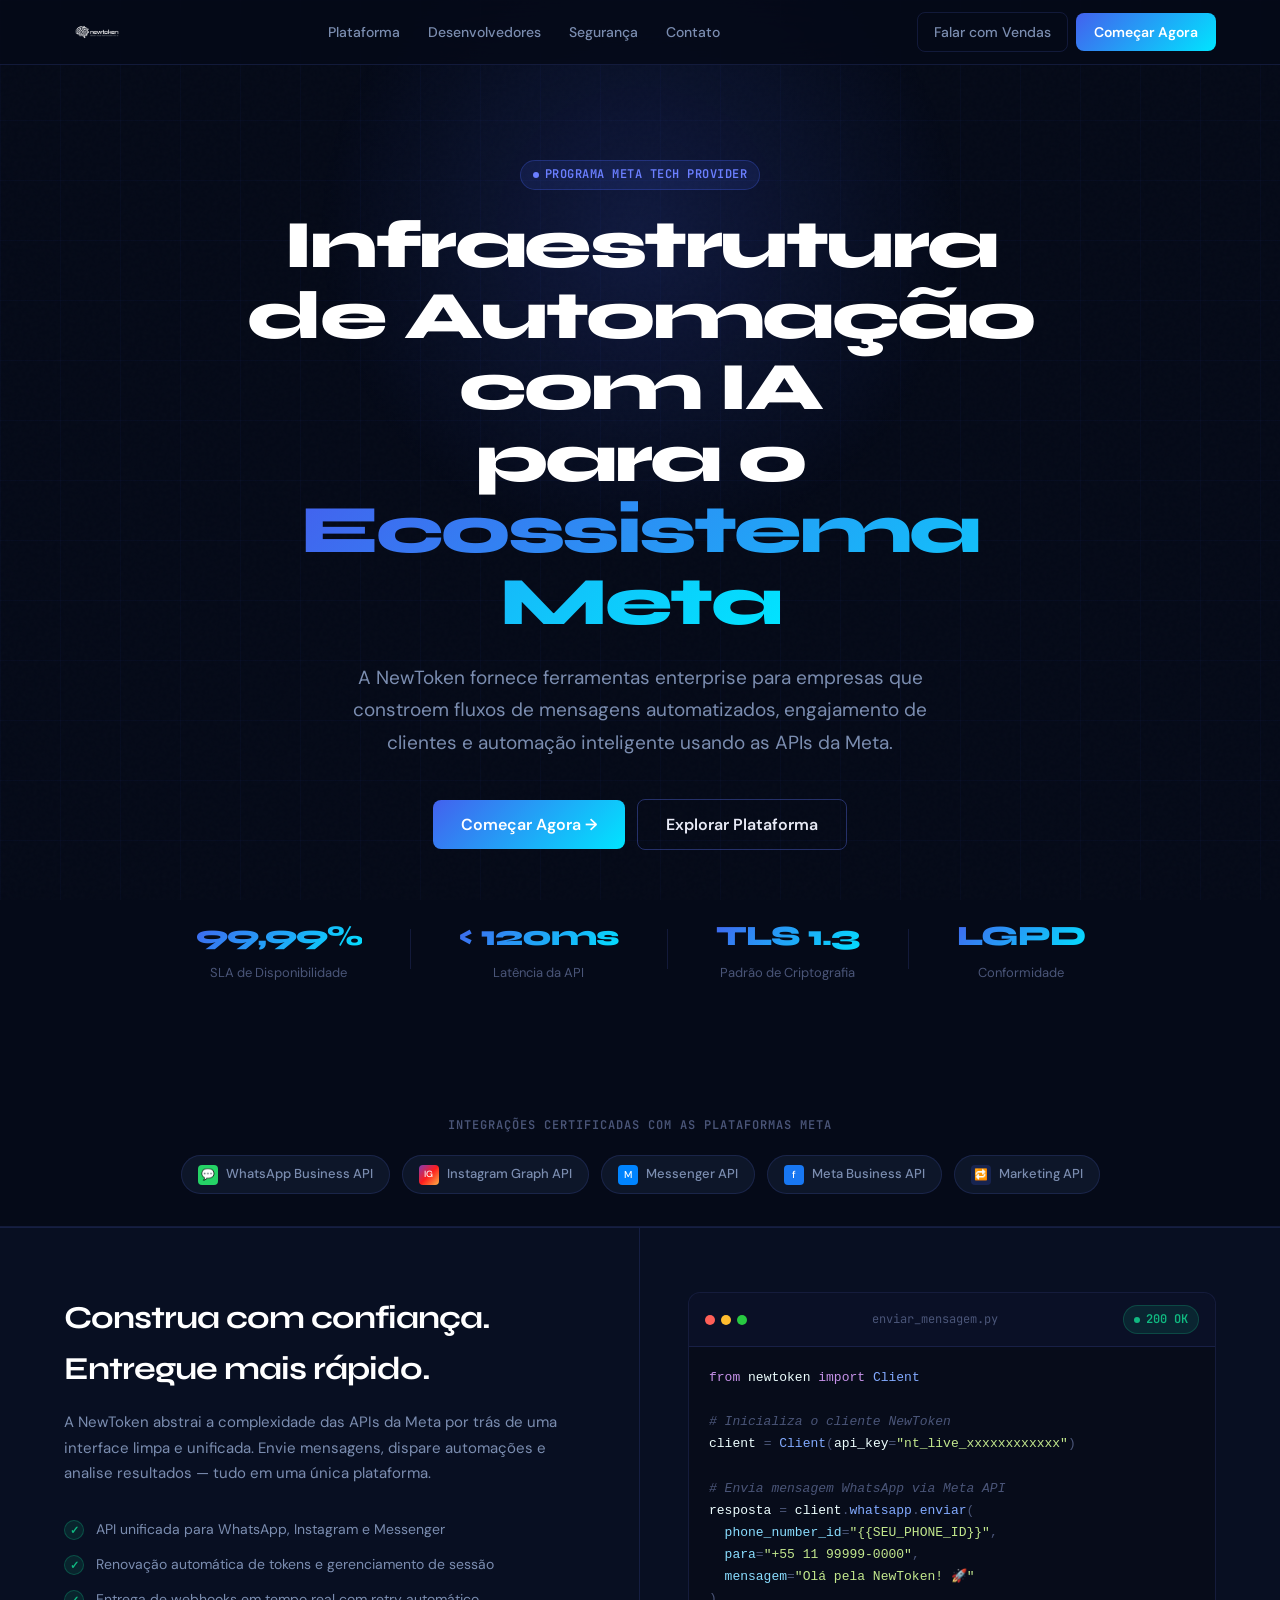
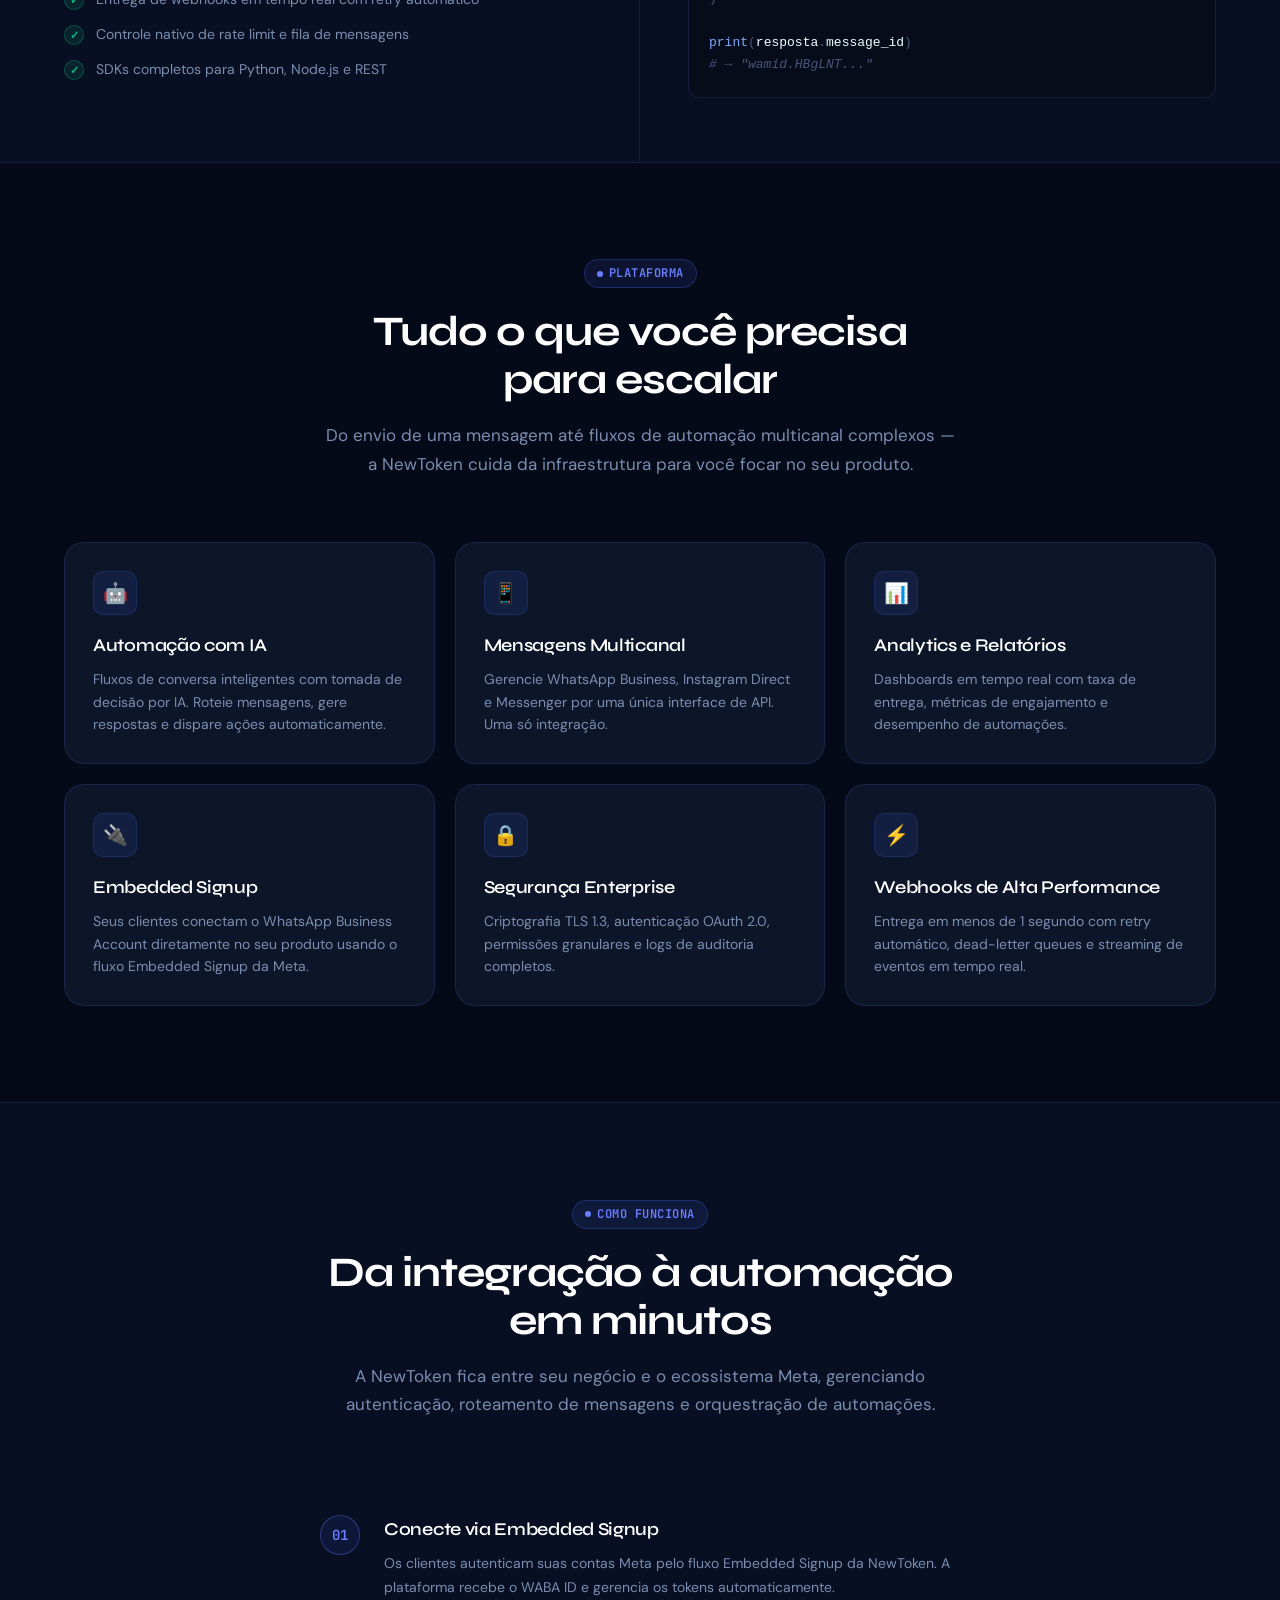
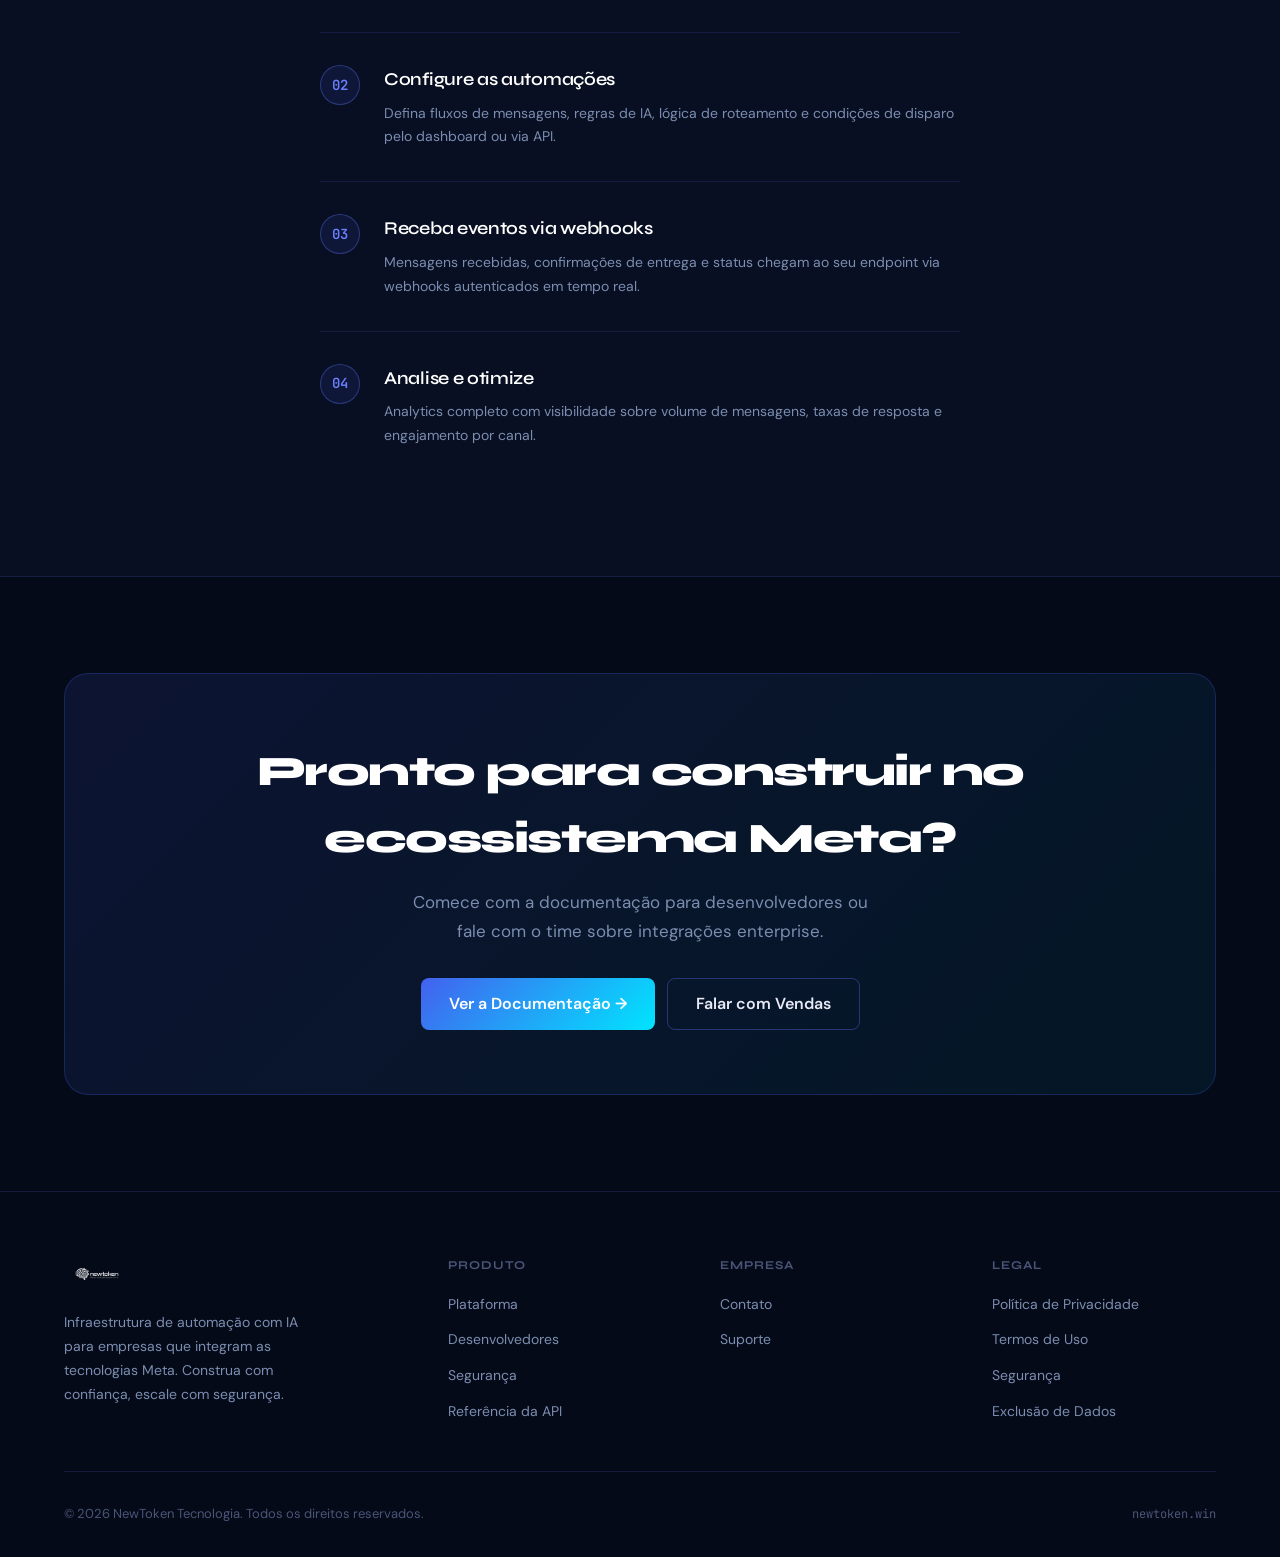
<file: index.html>
<!DOCTYPE html>
<html lang="pt-BR">
<head>
  <meta charset="UTF-8">
  <meta name="viewport" content="width=device-width, initial-scale=1.0">
  <meta name="description" content="NewToken é uma plataforma de infraestrutura de automação com IA para empresas que integram as tecnologias Meta: WhatsApp Business API, Instagram Graph API e Messenger.">
  <meta name="robots" content="index, follow">
  <title>NewToken — Plataforma de Automação com IA para o Ecossistema Meta</title>
  <link rel="stylesheet" href="styles.css">
  <style>
    .hero{padding:160px 0 100px;text-align:center;position:relative;overflow:hidden}
    .hero-glow{position:absolute;top:-120px;left:50%;transform:translateX(-50%);width:700px;height:700px;background:radial-gradient(ellipse at center,rgba(67,97,238,0.18) 0%,transparent 65%);pointer-events:none}
    .hero h1{font-family:var(--font-heading);font-size:clamp(38px,6vw,68px);font-weight:800;line-height:1.05;letter-spacing:-2.5px;color:white;max-width:820px;margin:0 auto 24px}
    .gradient-text{background:var(--gradient);-webkit-background-clip:text;-webkit-text-fill-color:transparent;background-clip:text}
    .hero-sub{color:var(--text-muted);font-size:clamp(16px,2vw,19px);max-width:580px;margin:0 auto 40px;line-height:1.7}
    .hero-actions{display:flex;align-items:center;justify-content:center;gap:12px;flex-wrap:wrap;margin-bottom:64px}
    .hero-actions .btn-primary,.hero-actions .btn-outline{font-size:16px;padding:12px 28px}
    .hero-stats{display:flex;align-items:center;justify-content:center;gap:48px;flex-wrap:wrap}
    .stat{text-align:center}
    .stat-value{font-family:var(--font-heading);font-size:28px;font-weight:800;background:var(--gradient);-webkit-background-clip:text;-webkit-text-fill-color:transparent;background-clip:text;letter-spacing:-1px}
    .stat-label{color:var(--text-dim);font-size:13px;margin-top:4px}
    .stat-divider{width:1px;height:40px;background:var(--border)}
    .integrations-bar{padding:32px 0;border-bottom:1px solid var(--border);text-align:center}
    .integrations-bar p{color:var(--text-dim);font-size:12px;font-weight:600;letter-spacing:1px;text-transform:uppercase;font-family:var(--font-mono);margin-bottom:20px}
    .integration-chips{display:flex;align-items:center;justify-content:center;gap:12px;flex-wrap:wrap}
    .chip{display:inline-flex;align-items:center;gap:8px;background:var(--bg-card);border:1px solid var(--border);border-radius:100px;padding:8px 16px;font-size:13px;font-weight:500;color:var(--text-muted)}
    .chip-icon{width:20px;height:20px;border-radius:4px;display:flex;align-items:center;justify-content:center;font-size:11px}
    .demo-section{background:var(--bg-2);border-top:1px solid var(--border);border-bottom:1px solid var(--border)}
    .demo-grid{display:grid;grid-template-columns:1fr 1fr;gap:0;align-items:stretch}
    .demo-left{padding:64px 48px 64px 0;border-right:1px solid var(--border)}
    .demo-right{padding:64px 0 64px 48px;display:flex;flex-direction:column;justify-content:center}
    .demo-left h2{font-family:var(--font-heading);font-size:32px;font-weight:700;color:white;letter-spacing:-1px;margin-bottom:16px}
    .demo-left p{color:var(--text-muted);font-size:15px;line-height:1.7;margin-bottom:32px}
    .api-feature-list{list-style:none;display:flex;flex-direction:column;gap:14px}
    .api-feature-list li{display:flex;align-items:flex-start;gap:12px;color:var(--text-muted);font-size:14px;line-height:1.5}
    .api-feature-list li::before{content:'✓';width:20px;height:20px;border-radius:50%;background:rgba(16,185,129,0.12);border:1px solid rgba(16,185,129,0.3);color:var(--emerald);font-size:11px;font-weight:700;display:flex;align-items:center;justify-content:center;flex-shrink:0;margin-top:1px}
    .feature-card{position:relative;overflow:hidden}
    .feature-card::before{content:'';position:absolute;top:0;left:0;right:0;height:2px;background:var(--gradient);opacity:0;transition:var(--transition)}
    .feature-card:hover::before{opacity:1}
    .steps{display:flex;flex-direction:column;gap:0;max-width:640px;margin:0 auto}
    .step{display:flex;gap:24px;padding:32px 0;border-bottom:1px solid var(--border)}
    .step:last-child{border-bottom:none}
    .step-num{width:40px;height:40px;border-radius:50%;background:rgba(67,97,238,0.1);border:1px solid var(--border-bright);display:flex;align-items:center;justify-content:center;font-family:var(--font-mono);font-size:14px;font-weight:600;color:var(--indigo-light);flex-shrink:0}
    .step-content h3{font-family:var(--font-heading);font-size:18px;font-weight:600;color:white;margin-bottom:8px;letter-spacing:-0.3px}
    .step-content p{color:var(--text-muted);font-size:14px;line-height:1.7}
    .cta-box{background:linear-gradient(135deg,rgba(67,97,238,0.12),rgba(0,229,255,0.06));border:1px solid rgba(67,97,238,0.25);border-radius:24px;padding:64px;position:relative;overflow:hidden;text-align:center}
    .cta-box h2{font-family:var(--font-heading);font-size:clamp(28px,4vw,42px);font-weight:800;color:white;letter-spacing:-1.5px;margin-bottom:16px}
    .cta-box p{color:var(--text-muted);font-size:17px;max-width:480px;margin:0 auto 32px;line-height:1.7}
    @keyframes fadeUp{from{opacity:0;transform:translateY(20px)}to{opacity:1;transform:translateY(0)}}
    .fade-up{opacity:0;animation:fadeUp 0.6s ease forwards}
    .delay-1{animation-delay:0.1s}.delay-2{animation-delay:0.2s}.delay-3{animation-delay:0.3s}.delay-4{animation-delay:0.4s}
    @media(max-width:768px){.demo-grid{grid-template-columns:1fr}.demo-left{padding:48px 0 32px;border-right:none;border-bottom:1px solid var(--border)}.demo-right{padding:32px 0 48px}.cta-box{padding:40px 24px}.stat-divider{display:none}}
  </style>
</head>
<body>
  <div id="nav-root"></div>
  <main>
    <section class="hero">
      <div class="hero-glow" aria-hidden="true"></div>
      <div class="container">
        <div class="badge fade-up"><span class="badge-dot"></span>Programa Meta Tech Provider</div>
        <h1 class="fade-up delay-1">Infraestrutura de Automação com IA<br>para o <span class="gradient-text">Ecossistema Meta</span></h1>
        <p class="hero-sub fade-up delay-2">A NewToken fornece ferramentas enterprise para empresas que constroem fluxos de mensagens automatizados, engajamento de clientes e automação inteligente usando as APIs da Meta.</p>
        <div class="hero-actions fade-up delay-3">
          <a href="developers.html" class="btn-primary">Começar Agora →</a>
          <a href="platform.html" class="btn-outline">Explorar Plataforma</a>
        </div>
        <div class="hero-stats fade-up delay-4">
          <div class="stat"><div class="stat-value">99,99%</div><div class="stat-label">SLA de Disponibilidade</div></div>
          <div class="stat-divider" aria-hidden="true"></div>
          <div class="stat"><div class="stat-value">&lt; 120ms</div><div class="stat-label">Latência da API</div></div>
          <div class="stat-divider" aria-hidden="true"></div>
          <div class="stat"><div class="stat-value">TLS 1.3</div><div class="stat-label">Padrão de Criptografia</div></div>
          <div class="stat-divider" aria-hidden="true"></div>
          <div class="stat"><div class="stat-value">LGPD</div><div class="stat-label">Conformidade</div></div>
        </div>
      </div>
    </section>

    <div class="integrations-bar">
      <div class="container">
        <p>Integrações certificadas com as plataformas Meta</p>
        <div class="integration-chips">
          <div class="chip"><div class="chip-icon" style="background:#25D366;color:white;">💬</div>WhatsApp Business API</div>
          <div class="chip"><div class="chip-icon" style="background:linear-gradient(135deg,#833ab4,#fd1d1d,#fcb045);color:white;font-size:9px;">IG</div>Instagram Graph API</div>
          <div class="chip"><div class="chip-icon" style="background:#0084ff;color:white;font-size:10px;">M</div>Messenger API</div>
          <div class="chip"><div class="chip-icon" style="background:#1877f2;color:white;font-size:10px;">f</div>Meta Business API</div>
          <div class="chip"><div class="chip-icon" style="background:rgba(67,97,238,0.2);color:#6b7fff;">🔁</div>Marketing API</div>
        </div>
      </div>
    </div>

    <section class="demo-section">
      <div class="container">
        <div class="demo-grid">
          <div class="demo-left">
            <h2>Construa com confiança.<br>Entregue mais rápido.</h2>
            <p>A NewToken abstrai a complexidade das APIs da Meta por trás de uma interface limpa e unificada. Envie mensagens, dispare automações e analise resultados — tudo em uma única plataforma.</p>
            <ul class="api-feature-list">
              <li>API unificada para WhatsApp, Instagram e Messenger</li>
              <li>Renovação automática de tokens e gerenciamento de sessão</li>
              <li>Entrega de webhooks em tempo real com retry automático</li>
              <li>Controle nativo de rate limit e fila de mensagens</li>
              <li>SDKs completos para Python, Node.js e REST</li>
            </ul>
          </div>
          <div class="demo-right">
            <div class="code-block">
              <div class="code-header">
                <div class="code-dots"><div class="code-dot dot-red"></div><div class="code-dot dot-yellow"></div><div class="code-dot dot-green"></div></div>
                <span class="code-filename">enviar_mensagem.py</span>
                <span class="status-pill status-success"><span class="status-dot"></span>200 OK</span>
              </div>
              <div class="code-body"><pre><span class="tok-keyword">from</span> <span class="tok-var">newtoken</span> <span class="tok-keyword">import</span> <span class="tok-function">Client</span>

<span class="tok-comment"># Inicializa o cliente NewToken</span>
<span class="tok-var">client</span> <span class="tok-punct">=</span> <span class="tok-function">Client</span><span class="tok-punct">(</span><span class="tok-var">api_key</span><span class="tok-punct">=</span><span class="tok-string">"nt_live_xxxxxxxxxxxx"</span><span class="tok-punct">)</span>

<span class="tok-comment"># Envia mensagem WhatsApp via Meta API</span>
<span class="tok-var">resposta</span> <span class="tok-punct">=</span> <span class="tok-var">client</span><span class="tok-punct">.</span><span class="tok-function">whatsapp</span><span class="tok-punct">.</span><span class="tok-function">enviar</span><span class="tok-punct">(</span>
  <span class="tok-prop">phone_number_id</span><span class="tok-punct">=</span><span class="tok-string">"{{SEU_PHONE_ID}}"</span><span class="tok-punct">,</span>
  <span class="tok-prop">para</span><span class="tok-punct">=</span><span class="tok-string">"+55 11 99999-0000"</span><span class="tok-punct">,</span>
  <span class="tok-prop">mensagem</span><span class="tok-punct">=</span><span class="tok-string">"Olá pela NewToken! 🚀"</span>
<span class="tok-punct">)</span>

<span class="tok-function">print</span><span class="tok-punct">(</span><span class="tok-var">resposta</span><span class="tok-punct">.</span><span class="tok-var">message_id</span><span class="tok-punct">)</span>
<span class="tok-comment"># → "wamid.HBgLNT..."</span></pre></div>
            </div>
          </div>
        </div>
      </div>
    </section>

    <section class="section">
      <div class="container">
        <div class="section-header">
          <div class="badge"><span class="badge-dot"></span>Plataforma</div>
          <h2>Tudo o que você precisa para escalar</h2>
          <p>Do envio de uma mensagem até fluxos de automação multicanal complexos — a NewToken cuida da infraestrutura para você focar no seu produto.</p>
        </div>
        <div class="grid-3">
          <article class="card feature-card"><div class="card-icon">🤖</div><h3>Automação com IA</h3><p>Fluxos de conversa inteligentes com tomada de decisão por IA. Roteie mensagens, gere respostas e dispare ações automaticamente.</p></article>
          <article class="card feature-card"><div class="card-icon">📱</div><h3>Mensagens Multicanal</h3><p>Gerencie WhatsApp Business, Instagram Direct e Messenger por uma única interface de API. Uma só integração.</p></article>
          <article class="card feature-card"><div class="card-icon">📊</div><h3>Analytics e Relatórios</h3><p>Dashboards em tempo real com taxa de entrega, métricas de engajamento e desempenho de automações.</p></article>
          <article class="card feature-card"><div class="card-icon">🔌</div><h3>Embedded Signup</h3><p>Seus clientes conectam o WhatsApp Business Account diretamente no seu produto usando o fluxo Embedded Signup da Meta.</p></article>
          <article class="card feature-card"><div class="card-icon">🔒</div><h3>Segurança Enterprise</h3><p>Criptografia TLS 1.3, autenticação OAuth 2.0, permissões granulares e logs de auditoria completos.</p></article>
          <article class="card feature-card"><div class="card-icon">⚡</div><h3>Webhooks de Alta Performance</h3><p>Entrega em menos de 1 segundo com retry automático, dead-letter queues e streaming de eventos em tempo real.</p></article>
        </div>
      </div>
    </section>

    <section class="section" style="background:var(--bg-2);border-top:1px solid var(--border);border-bottom:1px solid var(--border);">
      <div class="container">
        <div class="section-header">
          <div class="badge"><span class="badge-dot"></span>Como funciona</div>
          <h2>Da integração à automação em minutos</h2>
          <p>A NewToken fica entre seu negócio e o ecossistema Meta, gerenciando autenticação, roteamento de mensagens e orquestração de automações.</p>
        </div>
        <div class="steps">
          <div class="step"><div class="step-num">01</div><div class="step-content"><h3>Conecte via Embedded Signup</h3><p>Os clientes autenticam suas contas Meta pelo fluxo Embedded Signup da NewToken. A plataforma recebe o WABA ID e gerencia os tokens automaticamente.</p></div></div>
          <div class="step"><div class="step-num">02</div><div class="step-content"><h3>Configure as automações</h3><p>Defina fluxos de mensagens, regras de IA, lógica de roteamento e condições de disparo pelo dashboard ou via API.</p></div></div>
          <div class="step"><div class="step-num">03</div><div class="step-content"><h3>Receba eventos via webhooks</h3><p>Mensagens recebidas, confirmações de entrega e status chegam ao seu endpoint via webhooks autenticados em tempo real.</p></div></div>
          <div class="step"><div class="step-num">04</div><div class="step-content"><h3>Analise e otimize</h3><p>Analytics completo com visibilidade sobre volume de mensagens, taxas de resposta e engajamento por canal.</p></div></div>
        </div>
      </div>
    </section>

    <section style="padding:96px 0;">
      <div class="container">
        <div class="cta-box">
          <h2>Pronto para construir no ecossistema Meta?</h2>
          <p>Comece com a documentação para desenvolvedores ou fale com o time sobre integrações enterprise.</p>
          <div style="display:flex;gap:12px;justify-content:center;flex-wrap:wrap;">
            <a href="developers.html" class="btn-primary" style="font-size:16px;padding:12px 28px;">Ver a Documentação →</a>
            <a href="contact.html" class="btn-outline" style="font-size:16px;padding:12px 28px;">Falar com Vendas</a>
          </div>
        </div>
      </div>
    </section>
  </main>
  <div id="footer-root"></div>
  <script src="shared.js"></script>
</body>
</html>
</file>
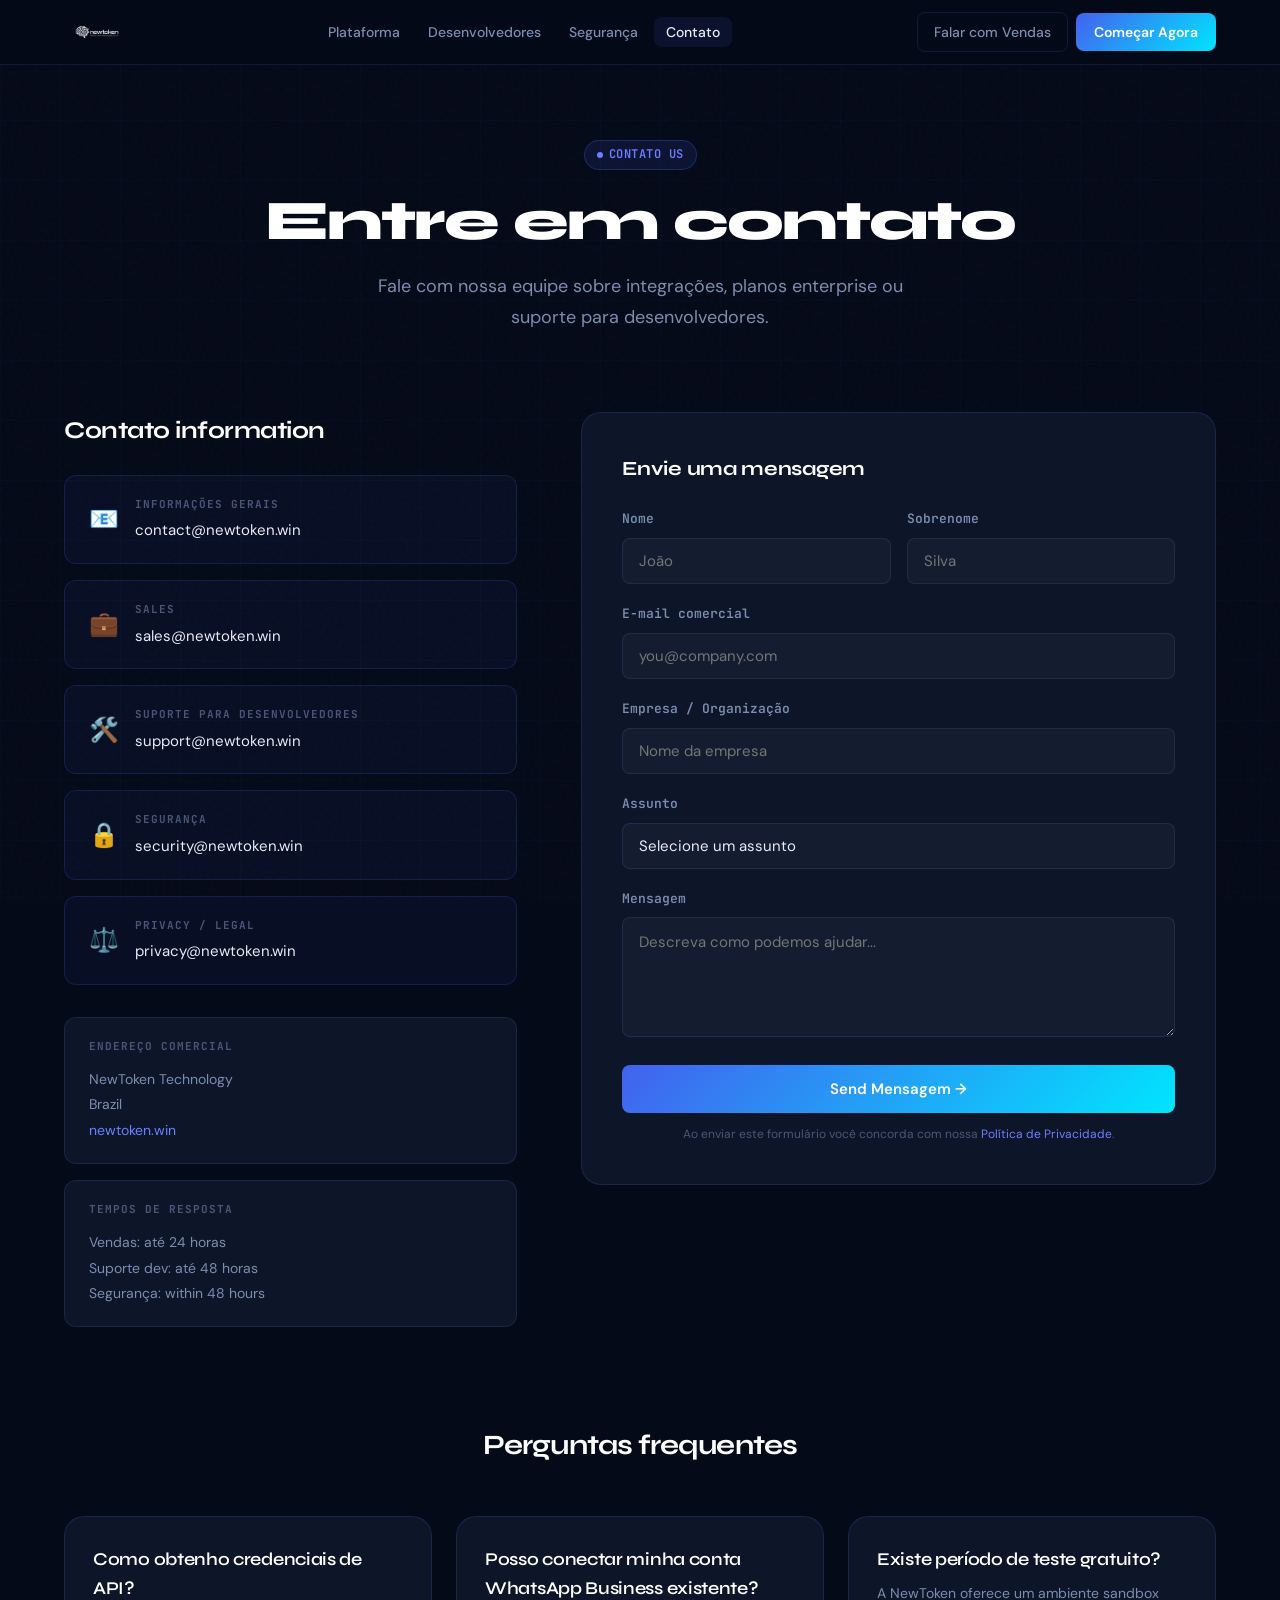
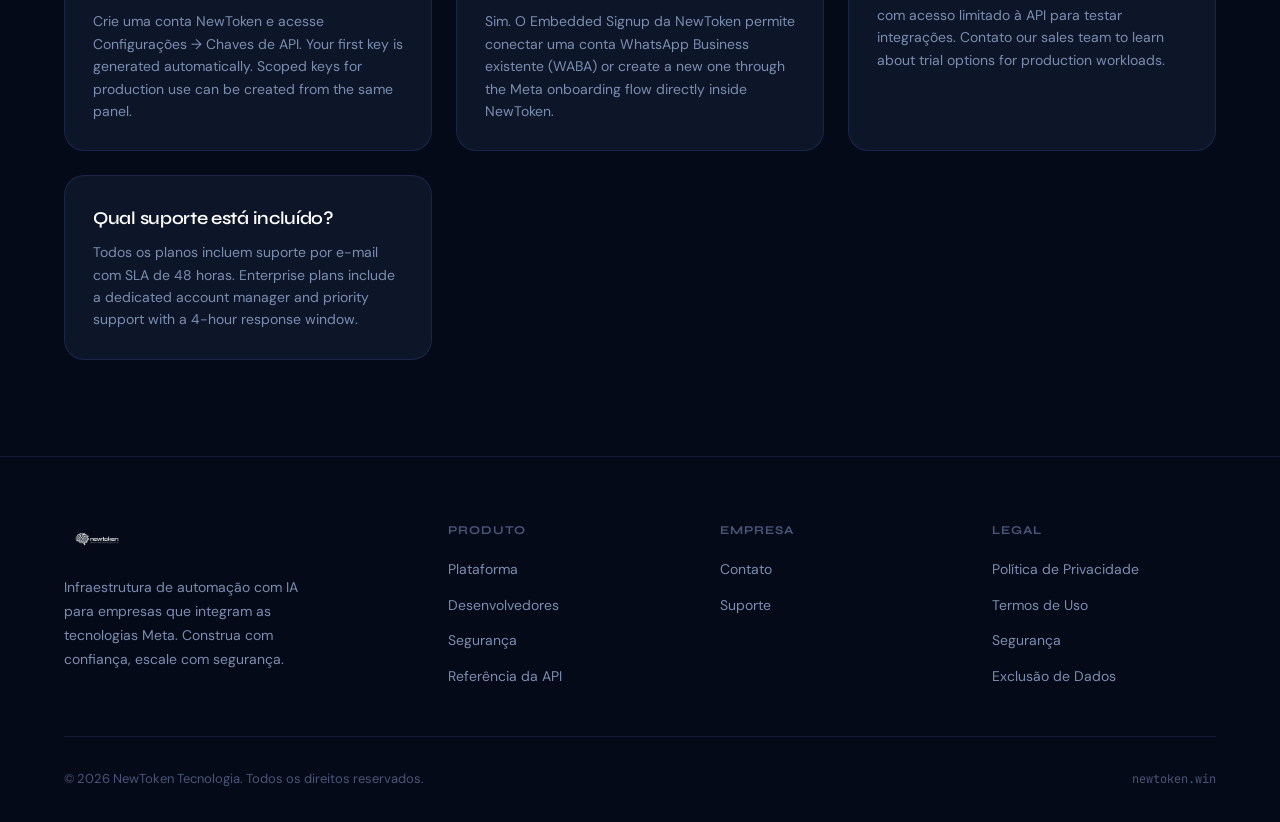
<file: contact.html>
<!DOCTYPE html>
<html lang="pt-BR">
<head>
  <meta charset="UTF-8">
  <meta name="viewport" content="width=device-width, initial-scale=1.0">
  <meta name="description" content="Contato NewToken — Entre em contato with our sales, developer support, or partnership team.">
  <meta name="robots" content="index, follow">
  <title>Contato — NewToken</title>
  <link rel="stylesheet" href="styles.css">
  <style>
    .contact-grid {
      display: grid;
      grid-template-columns: 1fr 1.4fr;
      gap: 64px;
      align-items: start;
    }

    .contact-form-card {
      background: var(--bg-card);
      border: 1px solid var(--border);
      border-radius: var(--radius-lg);
      padding: 40px;
    }

    .form-group {
      margin-bottom: 20px;
    }

    .form-label {
      display: block;
      font-size: 13px;
      font-weight: 600;
      color: var(--text-muted);
      margin-bottom: 8px;
      font-family: var(--font-mono);
    }

    .form-input,
    .form-select,
    .form-textarea {
      width: 100%;
      background: rgba(255,255,255,0.03);
      border: 1px solid var(--border);
      border-radius: 8px;
      padding: 12px 16px;
      color: var(--text);
      font-size: 15px;
      font-family: var(--font-body);
      transition: var(--transition);
      outline: none;
    }

    .form-input:focus,
    .form-select:focus,
    .form-textarea:focus {
      border-color: var(--indigo);
      box-shadow: 0 0 0 3px rgba(67,97,238,0.15);
    }

    .form-select {
      appearance: none;
      -webkit-appearance: none;
      cursor: pointer;
    }

    .form-textarea {
      resize: vertical;
      min-height: 120px;
      line-height: 1.6;
    }

    .form-row {
      display: grid;
      grid-template-columns: 1fr 1fr;
      gap: 16px;
    }

    .form-success {
      display: none;
      text-align: center;
      padding: 24px;
    }

    .form-success .success-icon {
      font-size: 48px;
      margin-bottom: 16px;
      display: block;
    }

    .contact-info-card {
      background: rgba(67,97,238,0.06);
      border: 1px solid rgba(67,97,238,0.2);
      border-radius: var(--radius);
      padding: 20px 24px;
      margin-bottom: 16px;
      display: flex;
      align-items: center;
      gap: 16px;
    }

    .contact-info-icon {
      font-size: 24px;
      flex-shrink: 0;
    }

    .contact-info-label {
      font-size: 11px;
      font-weight: 700;
      color: var(--text-dim);
      text-transform: uppercase;
      letter-spacing: 1px;
      font-family: var(--font-mono);
      margin-bottom: 4px;
    }

    .contact-info-value {
      color: var(--text);
      font-size: 15px;
      text-decoration: none;
    }

    .contact-info-value:hover {
      color: var(--indigo-light);
    }

    @media (max-width: 768px) {
      .contact-grid { grid-template-columns: 1fr; }
      .form-row { grid-template-columns: 1fr; }
    }
  </style>
</head>
<body>
  <div id="nav-root"></div>

  <main>
    <section class="page-hero">
      <div class="container">
        <div class="badge"><span class="badge-dot"></span>Contato Us</div>
        <h1>Entre em contato</h1>
        <p>Fale com nossa equipe sobre integrações, planos enterprise ou suporte para desenvolvedores.</p>
      </div>
    </section>

    <section class="section" style="padding-top:0;">
      <div class="container">
        <div class="contact-grid">

          <!-- LEFT: Contato info -->
          <div>
            <h2 style="font-family:var(--font-heading);font-size:24px;font-weight:700;color:white;letter-spacing:-0.5px;margin-bottom:24px;">Contato information</h2>

            <div class="contact-info-card">
              <div class="contact-info-icon">📧</div>
              <div>
                <div class="contact-info-label">Informações Gerais</div>
                <a href="mailto:contact@newtoken.win" class="contact-info-value">contact@newtoken.win</a>
              </div>
            </div>

            <div class="contact-info-card">
              <div class="contact-info-icon">💼</div>
              <div>
                <div class="contact-info-label">Sales</div>
                <a href="mailto:sales@newtoken.win" class="contact-info-value">sales@newtoken.win</a>
              </div>
            </div>

            <div class="contact-info-card">
              <div class="contact-info-icon">🛠️</div>
              <div>
                <div class="contact-info-label">Suporte para Desenvolvedores</div>
                <a href="mailto:support@newtoken.win" class="contact-info-value">support@newtoken.win</a>
              </div>
            </div>

            <div class="contact-info-card">
              <div class="contact-info-icon">🔒</div>
              <div>
                <div class="contact-info-label">Segurança</div>
                <a href="mailto:security@newtoken.win" class="contact-info-value">security@newtoken.win</a>
              </div>
            </div>

            <div class="contact-info-card">
              <div class="contact-info-icon">⚖️</div>
              <div>
                <div class="contact-info-label">Privacy / Legal</div>
                <a href="mailto:privacy@newtoken.win" class="contact-info-value">privacy@newtoken.win</a>
              </div>
            </div>

            <div style="margin-top:32px;padding:20px 24px;background:var(--bg-card);border:1px solid var(--border);border-radius:var(--radius);">
              <div style="font-size:11px;font-weight:700;color:var(--text-dim);text-transform:uppercase;letter-spacing:1px;font-family:var(--font-mono);margin-bottom:12px;">Endereço Comercial</div>
              <div style="color:var(--text-muted);font-size:14px;line-height:1.8;">
                NewToken Technology<br>
                Brazil<br>
                <a href="https://newtoken.win" style="color:var(--indigo-light);text-decoration:none;">newtoken.win</a>
              </div>
            </div>

            <div style="margin-top:16px;padding:20px 24px;background:var(--bg-card);border:1px solid var(--border);border-radius:var(--radius);">
              <div style="font-size:11px;font-weight:700;color:var(--text-dim);text-transform:uppercase;letter-spacing:1px;font-family:var(--font-mono);margin-bottom:12px;">Tempos de Resposta</div>
              <div style="color:var(--text-muted);font-size:14px;line-height:1.8;">
                Vendas: até 24 horas<br>
                Suporte dev: até 48 horas<br>
                Segurança: within 48 hours
              </div>
            </div>
          </div>

          <!-- RIGHT: Contato form -->
          <div class="contact-form-card">
            <h3 style="font-family:var(--font-heading);font-size:20px;font-weight:700;color:white;margin-bottom:24px;letter-spacing:-0.3px;">Envie uma mensagem</h3>

            <form id="contact-form" onsubmit="handleSubmit(event)" novalidate>
              <div class="form-row">
                <div class="form-group">
                  <label class="form-label" for="fname">Nome</label>
                  <input type="text" id="fname" name="fname" class="form-input" placeholder="João" required>
                </div>
                <div class="form-group">
                  <label class="form-label" for="lname">Sobrenome</label>
                  <input type="text" id="lname" name="lname" class="form-input" placeholder="Silva" required>
                </div>
              </div>

              <div class="form-group">
                <label class="form-label" for="email">E-mail comercial</label>
                <input type="email" id="email" name="email" class="form-input" placeholder="you@company.com" required>
              </div>

              <div class="form-group">
                <label class="form-label" for="company">Empresa / Organização</label>
                <input type="text" id="company" name="company" class="form-input" placeholder="Nome da empresa">
              </div>

              <div class="form-group">
                <label class="form-label" for="subject">Assunto</label>
                <select id="subject" name="subject" class="form-select" required>
                  <option value="" disabled selected>Selecione um assunto</option>
                  <option value="sales">Vendas / Plano enterprise</option>
                  <option value="developer">Suporte para desenvolvedores</option>
                  <option value="integration">Ajuda com integração Meta</option>
                  <option value="partnership">Parceria</option>
                  <option value="security">Segurança inquiry</option>
                  <option value="privacy">Privacidade / Solicitação de dados</option>
                  <option value="other">Outro</option>
                </select>
              </div>

              <div class="form-group">
                <label class="form-label" for="message">Mensagem</label>
                <textarea id="message" name="message" class="form-textarea" placeholder="Descreva como podemos ajudar..." required></textarea>
              </div>

              <button type="submit" class="btn-primary" style="width:100%;justify-content:center;font-size:15px;padding:14px;">
                Send Mensagem →
              </button>

              <p style="color:var(--text-dim);font-size:12px;text-align:center;margin-top:12px;">
                Ao enviar este formulário você concorda com nossa <a href="privacy.html" style="color:var(--indigo-light);text-decoration:none;">Política de Privacidade</a>.
              </p>
            </form>

            <div class="form-success" id="form-success">
              <span class="success-icon">✅</span>
              <h3 style="font-family:var(--font-heading);font-size:20px;font-weight:700;color:white;margin-bottom:8px;">Mensagem sent!</h3>
              <p style="color:var(--text-muted);">Obrigado pelo contato. Nossa equipe responderá em até 24–48 horas.</p>
            </div>
          </div>
        </div>

        <!-- FAQ -->
        <div style="margin-top:96px;">
          <h2 style="font-family:var(--font-heading);font-size:28px;font-weight:700;color:white;letter-spacing:-0.8px;text-align:center;margin-bottom:48px;">Perguntas frequentes</h2>
          <div class="grid-2">
            <div class="card">
              <h3>Como obtenho credenciais de API?</h3>
              <p>Crie uma conta NewToken e acesse Configurações → Chaves de API. Your first key is generated automatically. Scoped keys for production use can be created from the same panel.</p>
            </div>
            <div class="card">
              <h3>Posso conectar minha conta WhatsApp Business existente?</h3>
              <p>Sim. O Embedded Signup da NewToken permite conectar uma conta WhatsApp Business existente (WABA) or create a new one through the Meta onboarding flow directly inside NewToken.</p>
            </div>
            <div class="card">
              <h3>Existe período de teste gratuito?</h3>
              <p>A NewToken oferece um ambiente sandbox com acesso limitado à API para testar integrações. Contato our sales team to learn about trial options for production workloads.</p>
            </div>
            <div class="card">
              <h3>Qual suporte está incluído?</h3>
              <p>Todos os planos incluem suporte por e-mail com SLA de 48 horas. Enterprise plans include a dedicated account manager and priority support with a 4-hour response window.</p>
            </div>
          </div>
        </div>
      </div>
    </section>
  </main>

  <div id="footer-root"></div>
  <script src="shared.js"></script>
  <script>
    function handleSubmit(e) {
      e.preventDefault();
      const form = document.getElementById('contact-form');
      const success = document.getElementById('form-success');
      const btn = form.querySelector('button[type="submit"]');

      // Basic validation
      const email = document.getElementById('email').value;
      if (!email.includes('@')) {
        alert('Please enter a valid email address.');
        return;
      }

      btn.textContent = 'Enviando...';
      btn.disabled = true;

      // Simulate form submission (replace with actual endpoint)
      setTimeout(() => {
        form.style.display = 'none';
        success.style.display = 'block';
      }, 900);
    }
  </script>
</body>
</html>
</file>
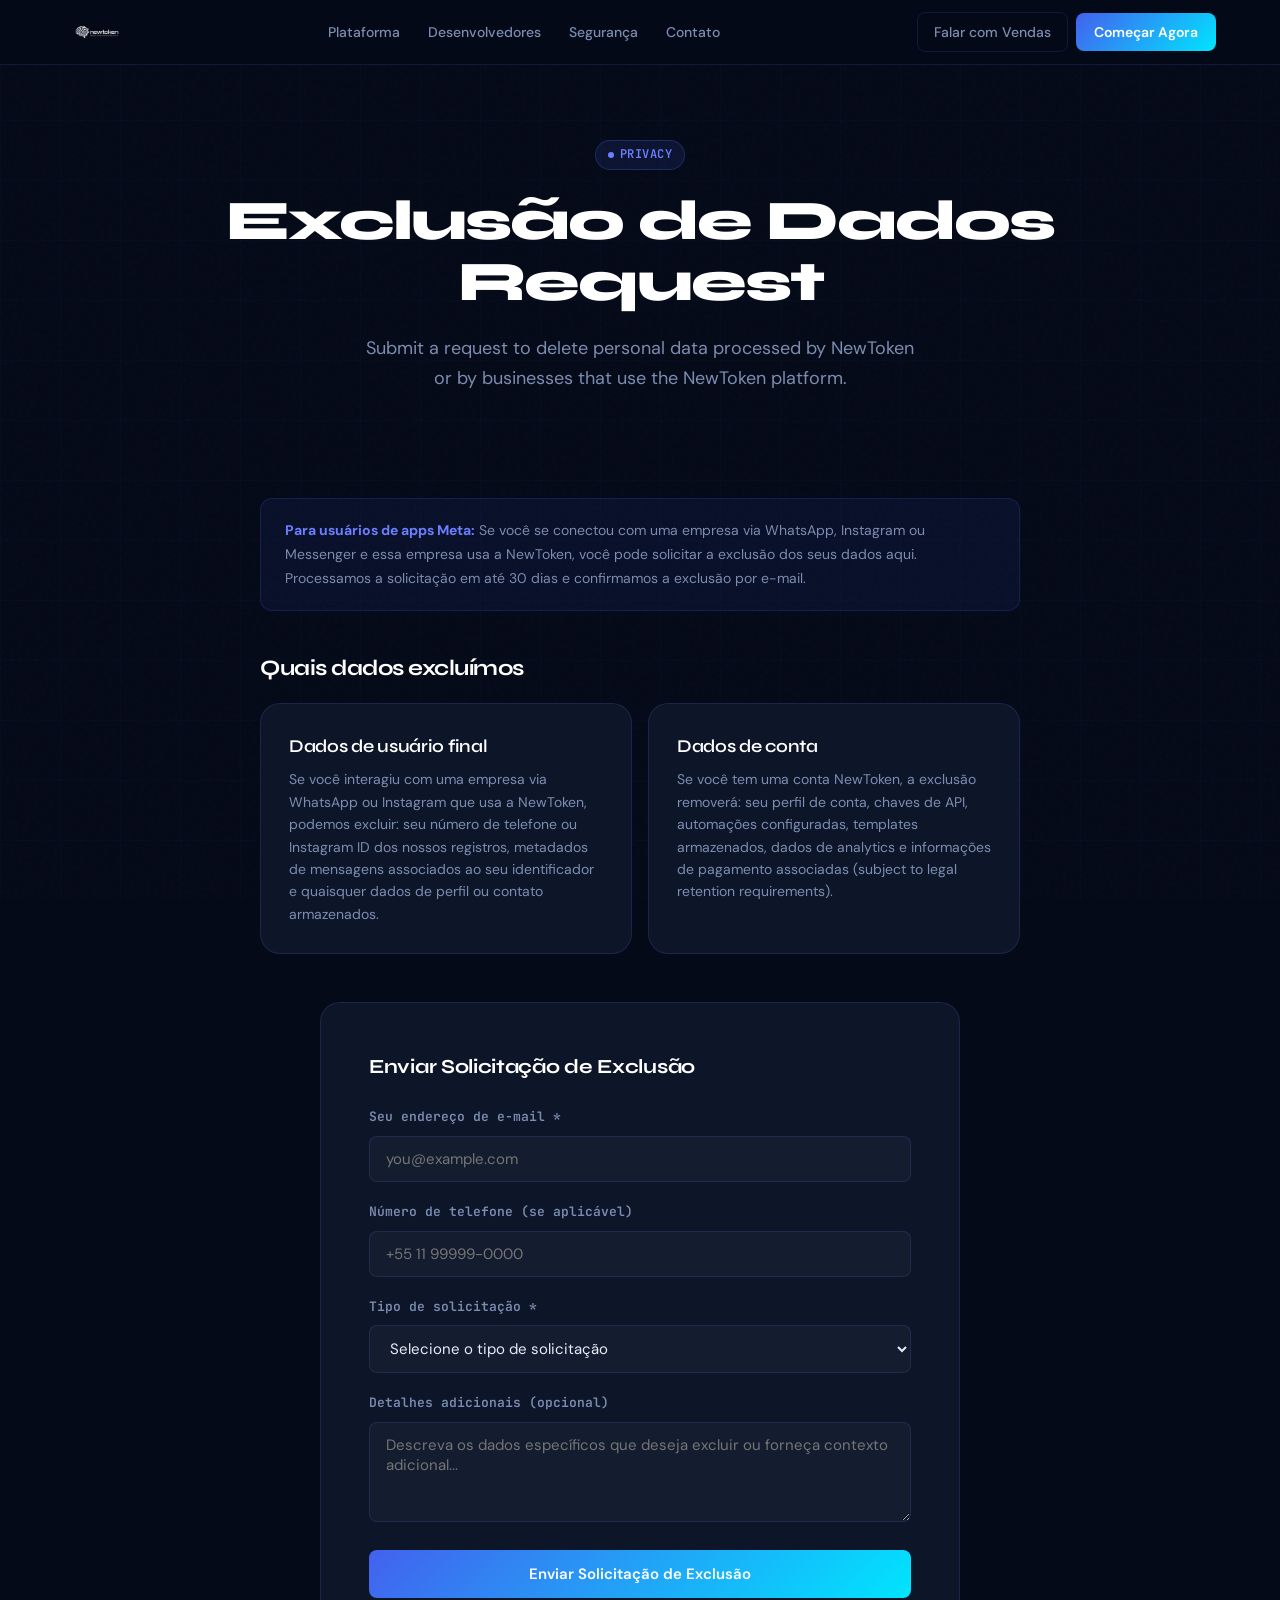
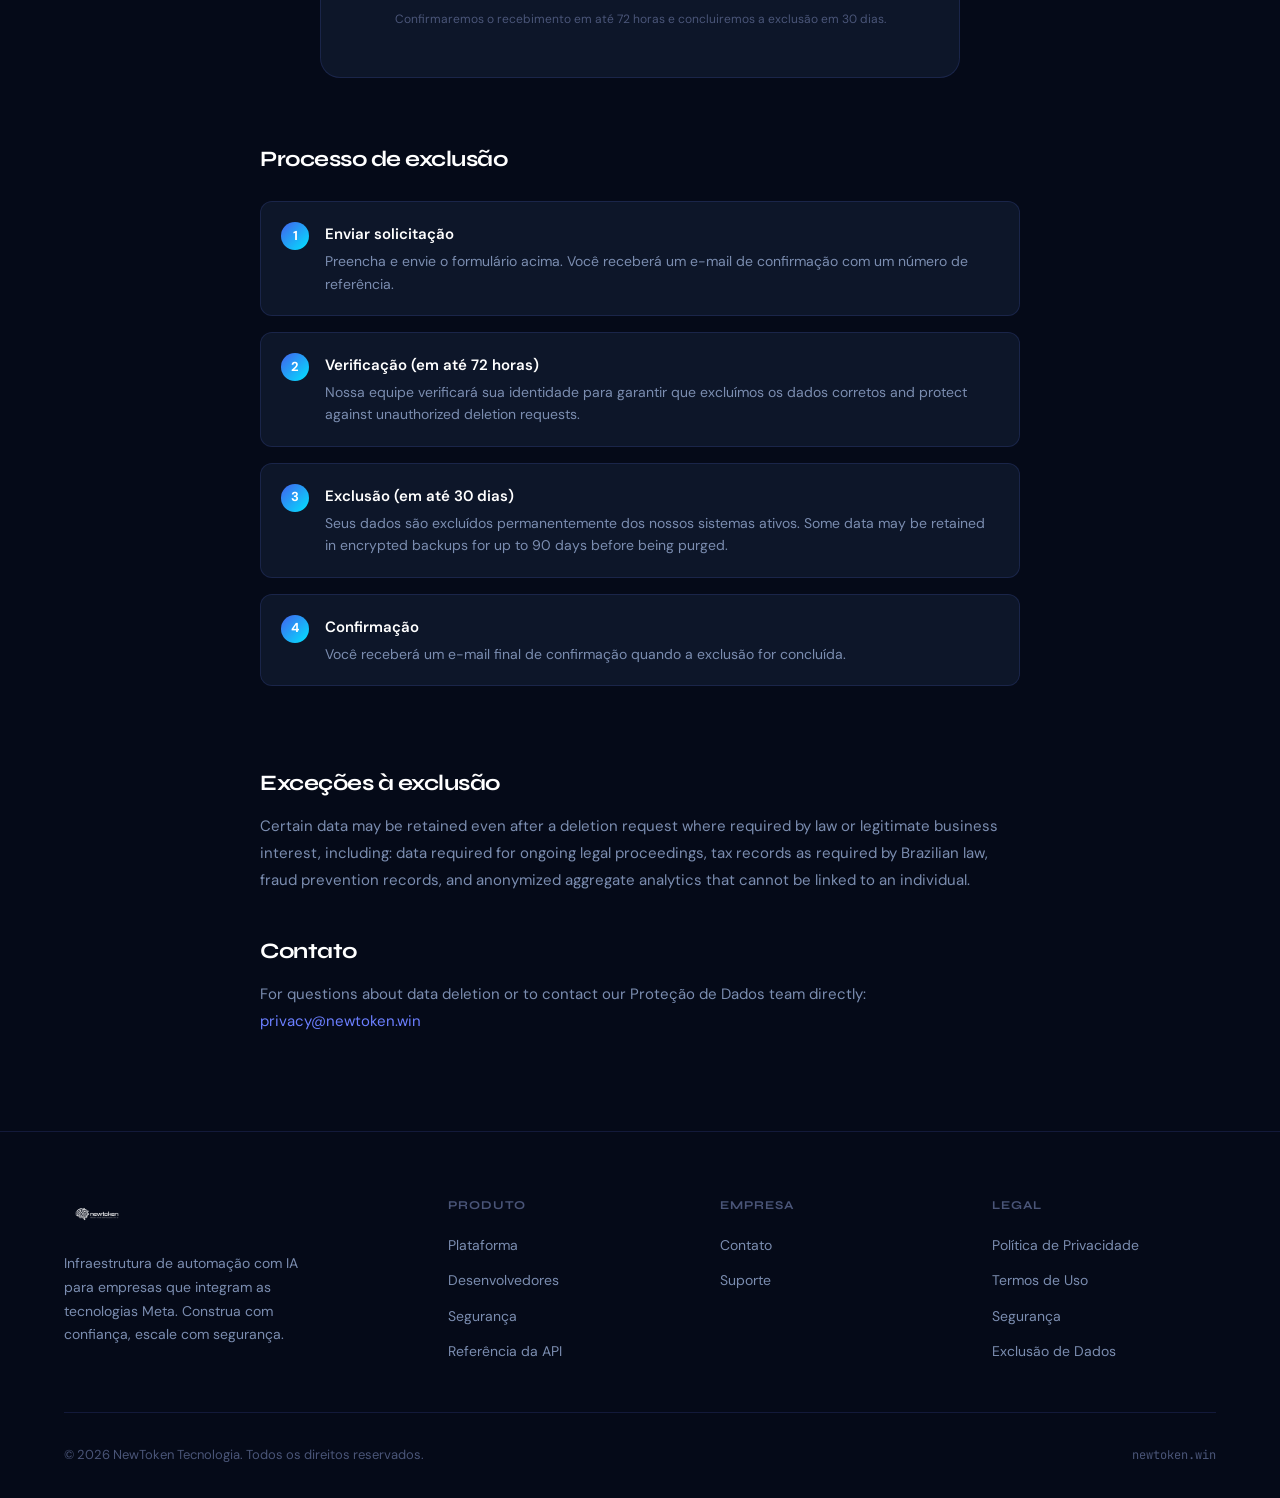
<file: data-deletion.html>
<!DOCTYPE html>
<html lang="pt-BR">
<head>
  <meta charset="UTF-8">
  <meta name="viewport" content="width=device-width, initial-scale=1.0">
  <meta name="description" content="NewToken Exclusão de Dados — Request deletion of your personal data or data processed through the NewToken platform.">
  <meta name="robots" content="index, follow">
  <title>Exclusão de Dados Request — NewToken</title>
  <link rel="stylesheet" href="styles.css">
  <style>
    .deletion-form-card {
      background: var(--bg-card);
      border: 1px solid var(--border);
      border-radius: var(--radius-lg);
      padding: 48px;
      max-width: 640px;
      margin: 0 auto 64px;
    }

    .form-group {
      margin-bottom: 20px;
    }

    .form-label {
      display: block;
      font-size: 13px;
      font-weight: 600;
      color: var(--text-muted);
      margin-bottom: 8px;
      font-family: var(--font-mono);
    }

    .form-input, .form-select, .form-textarea {
      width: 100%;
      background: rgba(255,255,255,0.03);
      border: 1px solid var(--border);
      border-radius: 8px;
      padding: 12px 16px;
      color: var(--text);
      font-size: 15px;
      font-family: var(--font-body);
      transition: var(--transition);
      outline: none;
    }

    .form-input:focus, .form-select:focus, .form-textarea:focus {
      border-color: var(--indigo);
      box-shadow: 0 0 0 3px rgba(67,97,238,0.15);
    }

    .form-textarea {
      resize: vertical;
      min-height: 100px;
    }
  </style>
</head>
<body>
  <div id="nav-root"></div>

  <main>
    <section class="page-hero">
      <div class="container">
        <div class="badge"><span class="badge-dot"></span>Privacy</div>
        <h1>Exclusão de Dados Request</h1>
        <p>Submit a request to delete personal data processed by NewToken or by businesses that use the NewToken platform.</p>
      </div>
    </section>

    <div class="container">
      <div style="max-width:760px;margin:0 auto;">

        <div class="info-box" style="margin-bottom:40px;">
          <strong>Para usuários de apps Meta:</strong> Se você se conectou com uma empresa via WhatsApp, Instagram ou Messenger e essa empresa usa a NewToken, você pode solicitar a exclusão dos seus dados aqui. Processamos a solicitação em até 30 dias e confirmamos a exclusão por e-mail.
        </div>

        <!-- WHAT GETS DELETED -->
        <div style="margin-bottom:48px;">
          <h2 style="font-family:var(--font-heading);font-size:22px;font-weight:700;color:white;letter-spacing:-0.5px;margin-bottom:16px;">Quais dados excluímos</h2>
          <div class="grid-2" style="gap:16px;">
            <div class="card">
              <h3>Dados de usuário final</h3>
              <p>Se você interagiu com uma empresa via WhatsApp ou Instagram que usa a NewToken, podemos excluir: seu número de telefone ou Instagram ID dos nossos registros, metadados de mensagens associados ao seu identificador e quaisquer dados de perfil ou contato armazenados.</p>
            </div>
            <div class="card">
              <h3>Dados de conta</h3>
              <p>Se você tem uma conta NewToken, a exclusão removerá: seu perfil de conta, chaves de API, automações configuradas, templates armazenados, dados de analytics e informações de pagamento associadas (subject to legal retention requirements).</p>
            </div>
          </div>
        </div>

        <!-- DELETION FORM -->
        <div class="deletion-form-card">
          <h3 style="font-family:var(--font-heading);font-size:20px;font-weight:700;color:white;margin-bottom:24px;letter-spacing:-0.3px;">Enviar Solicitação de Exclusão</h3>

          <form id="deletion-form" onsubmit="handleDeletion(event)" novalidate>
            <div class="form-group">
              <label class="form-label" for="del-email">Seu endereço de e-mail *</label>
              <input type="email" id="del-email" name="email" class="form-input" placeholder="you@example.com" required>
            </div>

            <div class="form-group">
              <label class="form-label" for="del-phone">Número de telefone (se aplicável)</label>
              <input type="tel" id="del-phone" name="phone" class="form-input" placeholder="+55 11 99999-0000">
            </div>

            <div class="form-group">
              <label class="form-label" for="del-type">Tipo de solicitação *</label>
              <select id="del-type" name="type" class="form-select" required>
                <option value="" disabled selected>Selecione o tipo de solicitação</option>
                <option value="end-user">Excluir meus dados como usuário final (WhatsApp / Instagram)</option>
                <option value="account">Excluir minha conta NewToken</option>
                <option value="specific">Excluir dados específicos (descreva abaixo)</option>
              </select>
            </div>

            <div class="form-group">
              <label class="form-label" for="del-details">Detalhes adicionais (opcional)</label>
              <textarea id="del-details" name="details" class="form-textarea" placeholder="Descreva os dados específicos que deseja excluir ou forneça contexto adicional..."></textarea>
            </div>

            <button type="submit" class="btn-primary" style="width:100%;justify-content:center;font-size:15px;padding:14px;">
              Enviar Solicitação de Exclusão
            </button>

            <p style="color:var(--text-dim);font-size:12px;text-align:center;margin-top:12px;line-height:1.6;">
              Confirmaremos o recebimento em até 72 horas e concluiremos a exclusão em 30 dias.
            </p>
          </form>

          <div id="deletion-success" style="display:none;text-align:center;padding:24px;">
            <div style="font-size:48px;margin-bottom:16px;">✅</div>
            <h3 style="font-family:var(--font-heading);font-size:20px;font-weight:700;color:white;margin-bottom:8px;">Solicitação recebida</h3>
            <p style="color:var(--text-muted);">Confirmaremos o recebimento por e-mail em até 72 horas e processaremos a exclusão em 30 dias. Reference: <span id="ref-code" style="font-family:var(--font-mono);color:var(--indigo-light);"></span></p>
          </div>
        </div>

        <!-- PROCESS -->
        <div style="margin-bottom:80px;">
          <h2 style="font-family:var(--font-heading);font-size:22px;font-weight:700;color:white;letter-spacing:-0.5px;margin-bottom:24px;">Processo de exclusão</h2>
          <div style="display:flex;flex-direction:column;gap:16px;">
            <div style="display:flex;gap:16px;align-items:flex-start;padding:20px;background:var(--bg-card);border:1px solid var(--border);border-radius:var(--radius);">
              <span style="background:var(--gradient);color:white;width:28px;height:28px;border-radius:50%;display:flex;align-items:center;justify-content:center;font-size:13px;font-weight:700;flex-shrink:0;">1</span>
              <div>
                <div style="color:white;font-weight:600;font-size:15px;margin-bottom:4px;">Enviar solicitação</div>
                <div style="color:var(--text-muted);font-size:14px;">Preencha e envie o formulário acima. Você receberá um e-mail de confirmação com um número de referência.</div>
              </div>
            </div>
            <div style="display:flex;gap:16px;align-items:flex-start;padding:20px;background:var(--bg-card);border:1px solid var(--border);border-radius:var(--radius);">
              <span style="background:var(--gradient);color:white;width:28px;height:28px;border-radius:50%;display:flex;align-items:center;justify-content:center;font-size:13px;font-weight:700;flex-shrink:0;">2</span>
              <div>
                <div style="color:white;font-weight:600;font-size:15px;margin-bottom:4px;">Verificação (em até 72 horas)</div>
                <div style="color:var(--text-muted);font-size:14px;">Nossa equipe verificará sua identidade para garantir que excluímos os dados corretos and protect against unauthorized deletion requests.</div>
              </div>
            </div>
            <div style="display:flex;gap:16px;align-items:flex-start;padding:20px;background:var(--bg-card);border:1px solid var(--border);border-radius:var(--radius);">
              <span style="background:var(--gradient);color:white;width:28px;height:28px;border-radius:50%;display:flex;align-items:center;justify-content:center;font-size:13px;font-weight:700;flex-shrink:0;">3</span>
              <div>
                <div style="color:white;font-weight:600;font-size:15px;margin-bottom:4px;">Exclusão (em até 30 dias)</div>
                <div style="color:var(--text-muted);font-size:14px;">Seus dados são excluídos permanentemente dos nossos sistemas ativos. Some data may be retained in encrypted backups for up to 90 days before being purged.</div>
              </div>
            </div>
            <div style="display:flex;gap:16px;align-items:flex-start;padding:20px;background:var(--bg-card);border:1px solid var(--border);border-radius:var(--radius);">
              <span style="background:var(--gradient);color:white;width:28px;height:28px;border-radius:50%;display:flex;align-items:center;justify-content:center;font-size:13px;font-weight:700;flex-shrink:0;">4</span>
              <div>
                <div style="color:white;font-weight:600;font-size:15px;margin-bottom:4px;">Confirmação</div>
                <div style="color:var(--text-muted);font-size:14px;">Você receberá um e-mail final de confirmação quando a exclusão for concluída.</div>
              </div>
            </div>
          </div>
        </div>

        <div class="prose" style="padding-bottom:80px;">
          <h2>Exceções à exclusão</h2>
          <p>Certain data may be retained even after a deletion request where required by law or legitimate business interest, including: data required for ongoing legal proceedings, tax records as required by Brazilian law, fraud prevention records, and anonymized aggregate analytics that cannot be linked to an individual.</p>
          <h2>Contato</h2>
          <p>For questions about data deletion or to contact our Proteção de Dados team directly: <a href="mailto:privacy@newtoken.win">privacy@newtoken.win</a></p>
        </div>
      </div>
    </div>
  </main>

  <div id="footer-root"></div>
  <script src="shared.js"></script>
  <script>
    function handleDeletion(e) {
      e.preventDefault();
      const form = document.getElementById('deletion-form');
      const success = document.getElementById('deletion-success');
      const btn = form.querySelector('button[type="submit"]');
      const ref = 'NT-' + Math.random().toString(36).substring(2,10).toUpperCase();

      const email = document.getElementById('del-email').value;
      if (!email.includes('@')) {
        alert('Please enter a valid email address.');
        return;
      }

      btn.textContent = 'Enviando...';
      btn.disabled = true;

      setTimeout(() => {
        form.style.display = 'none';
        success.style.display = 'block';
        document.getElementById('ref-code').textContent = ref;
      }, 900);
    }
  </script>
</body>
</html>
</file>
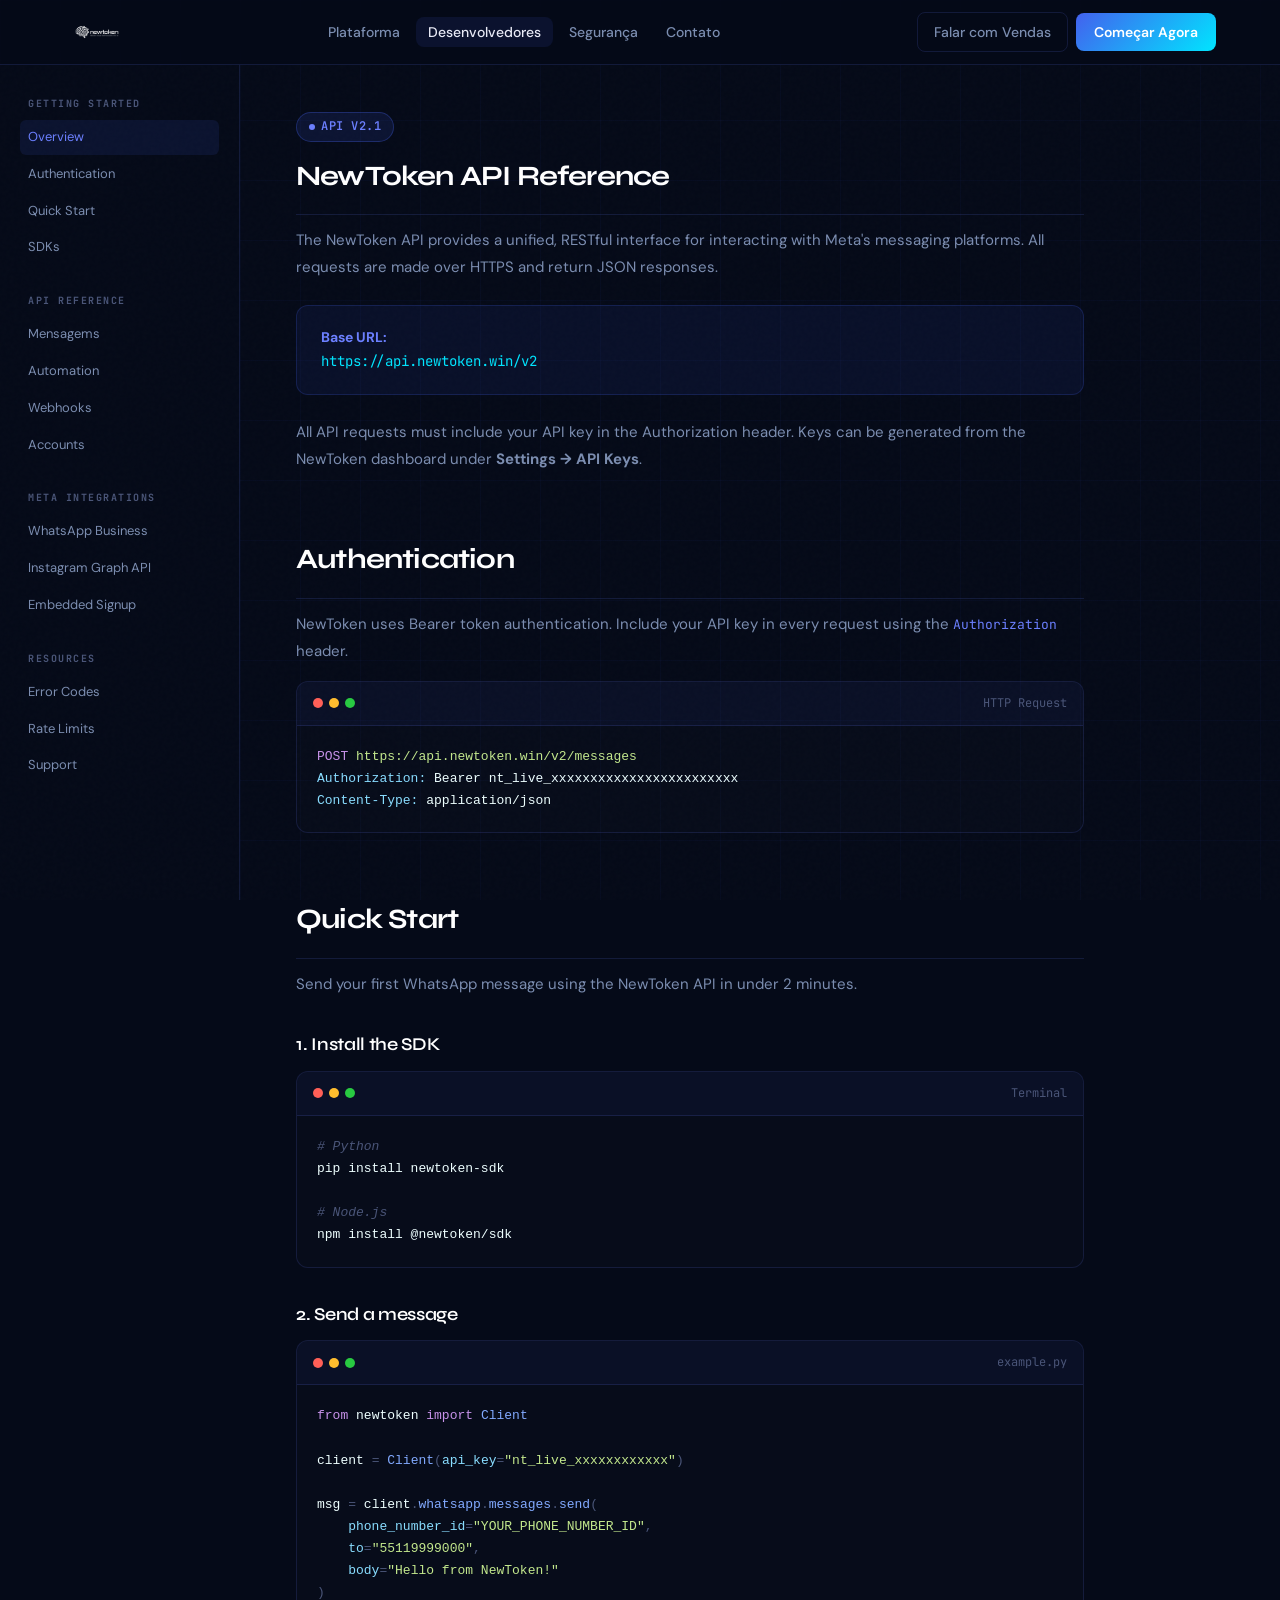
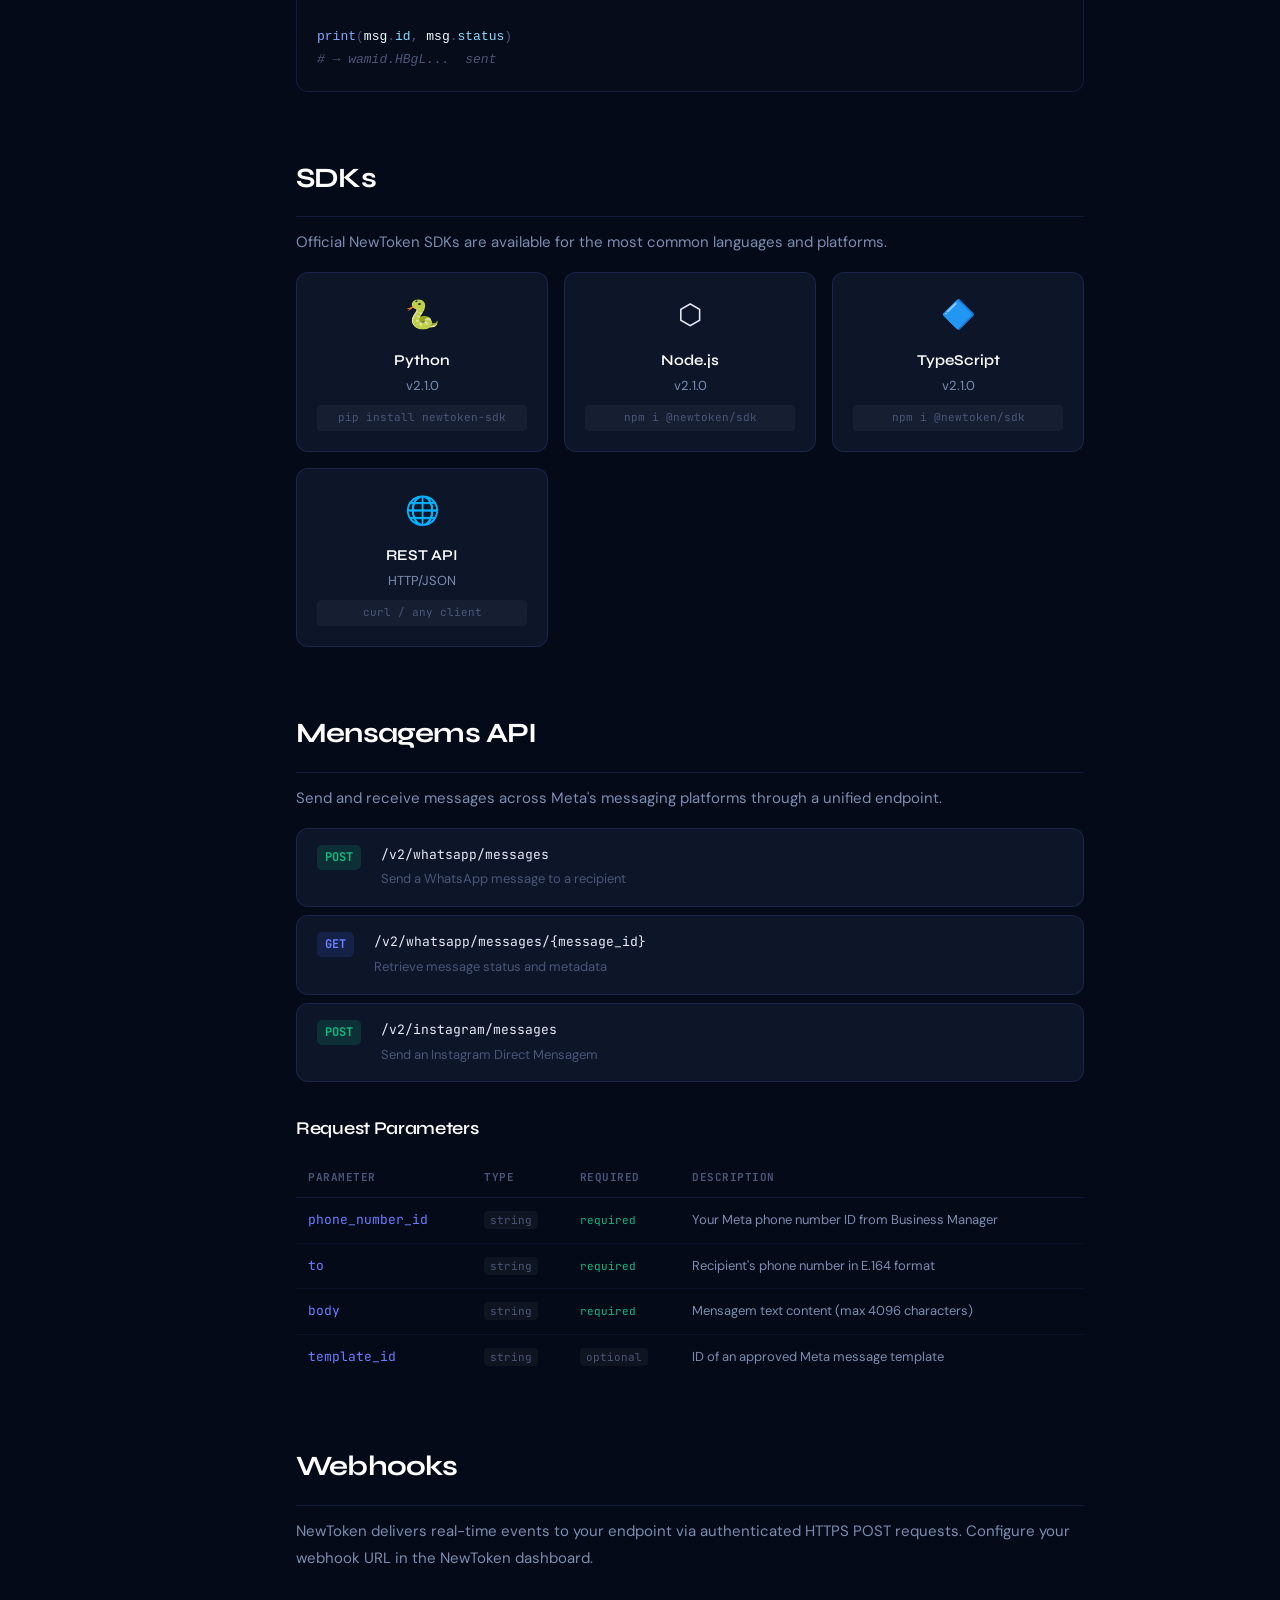
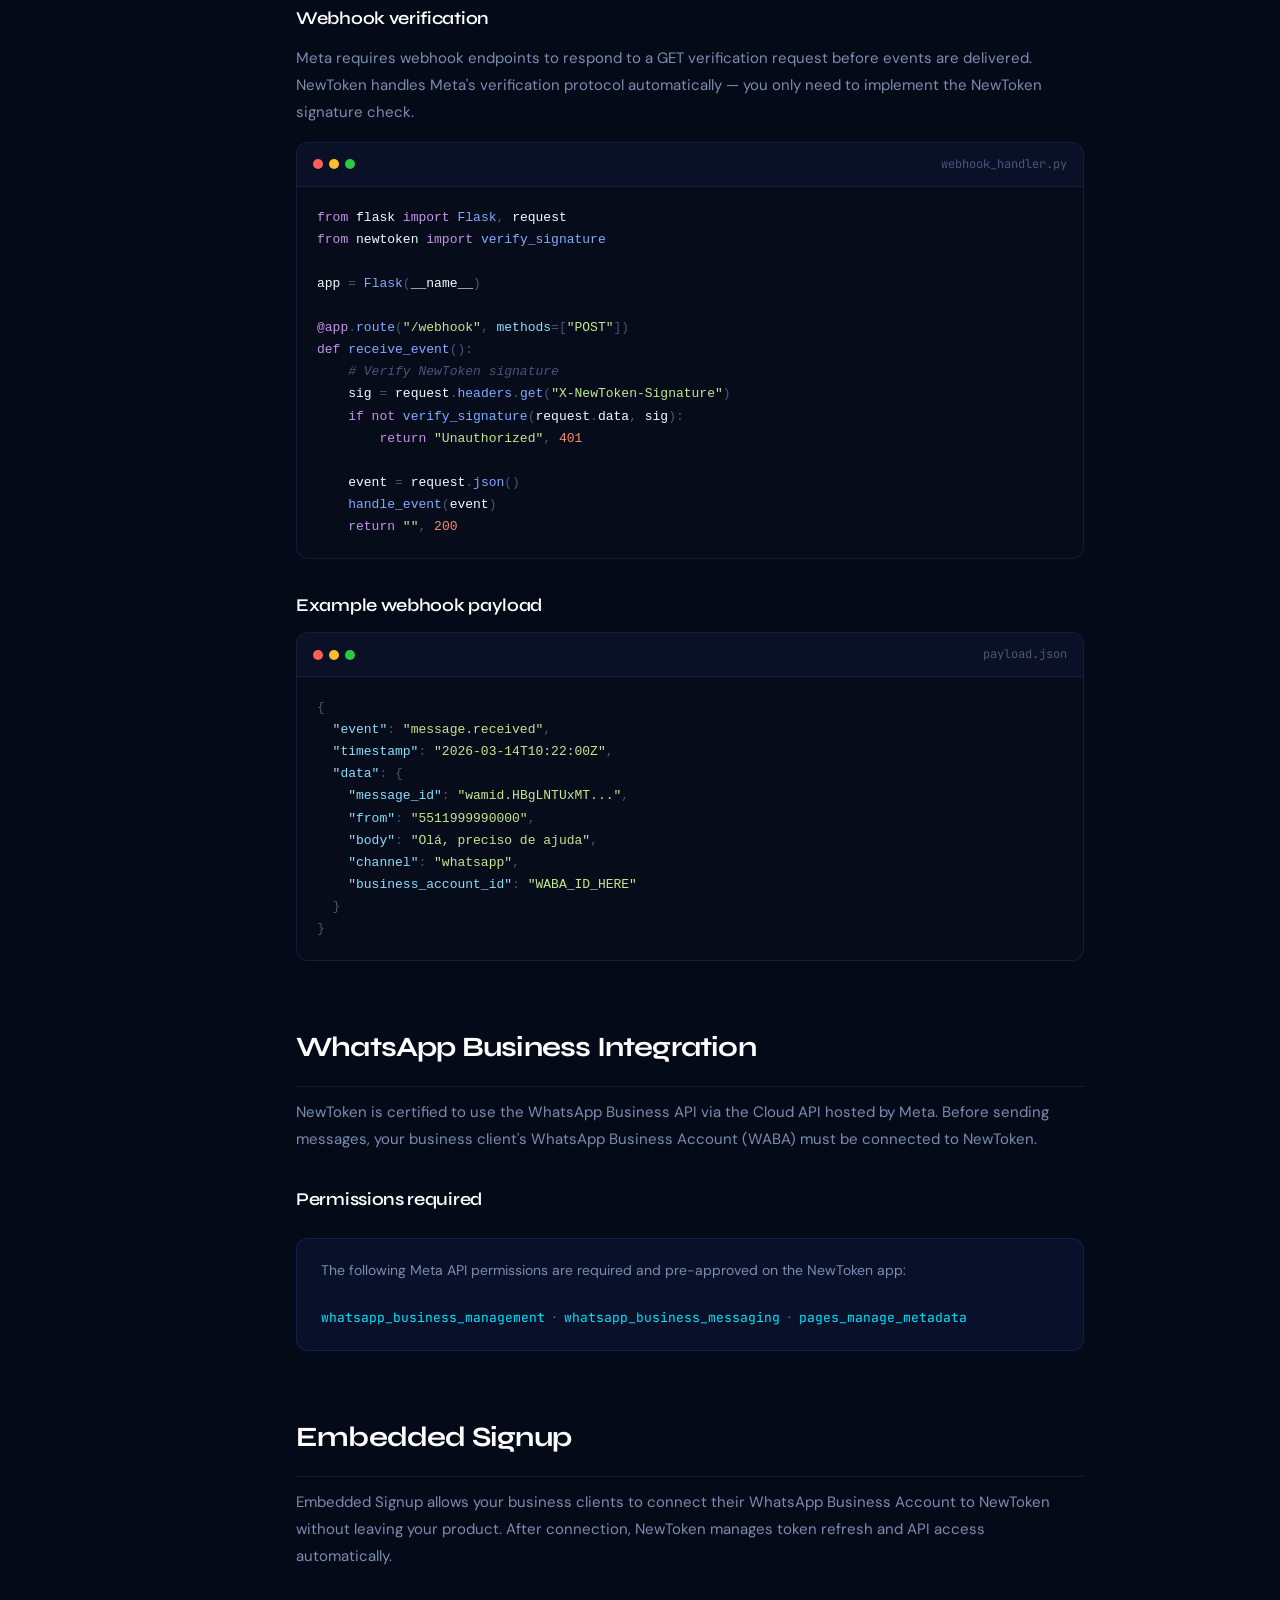
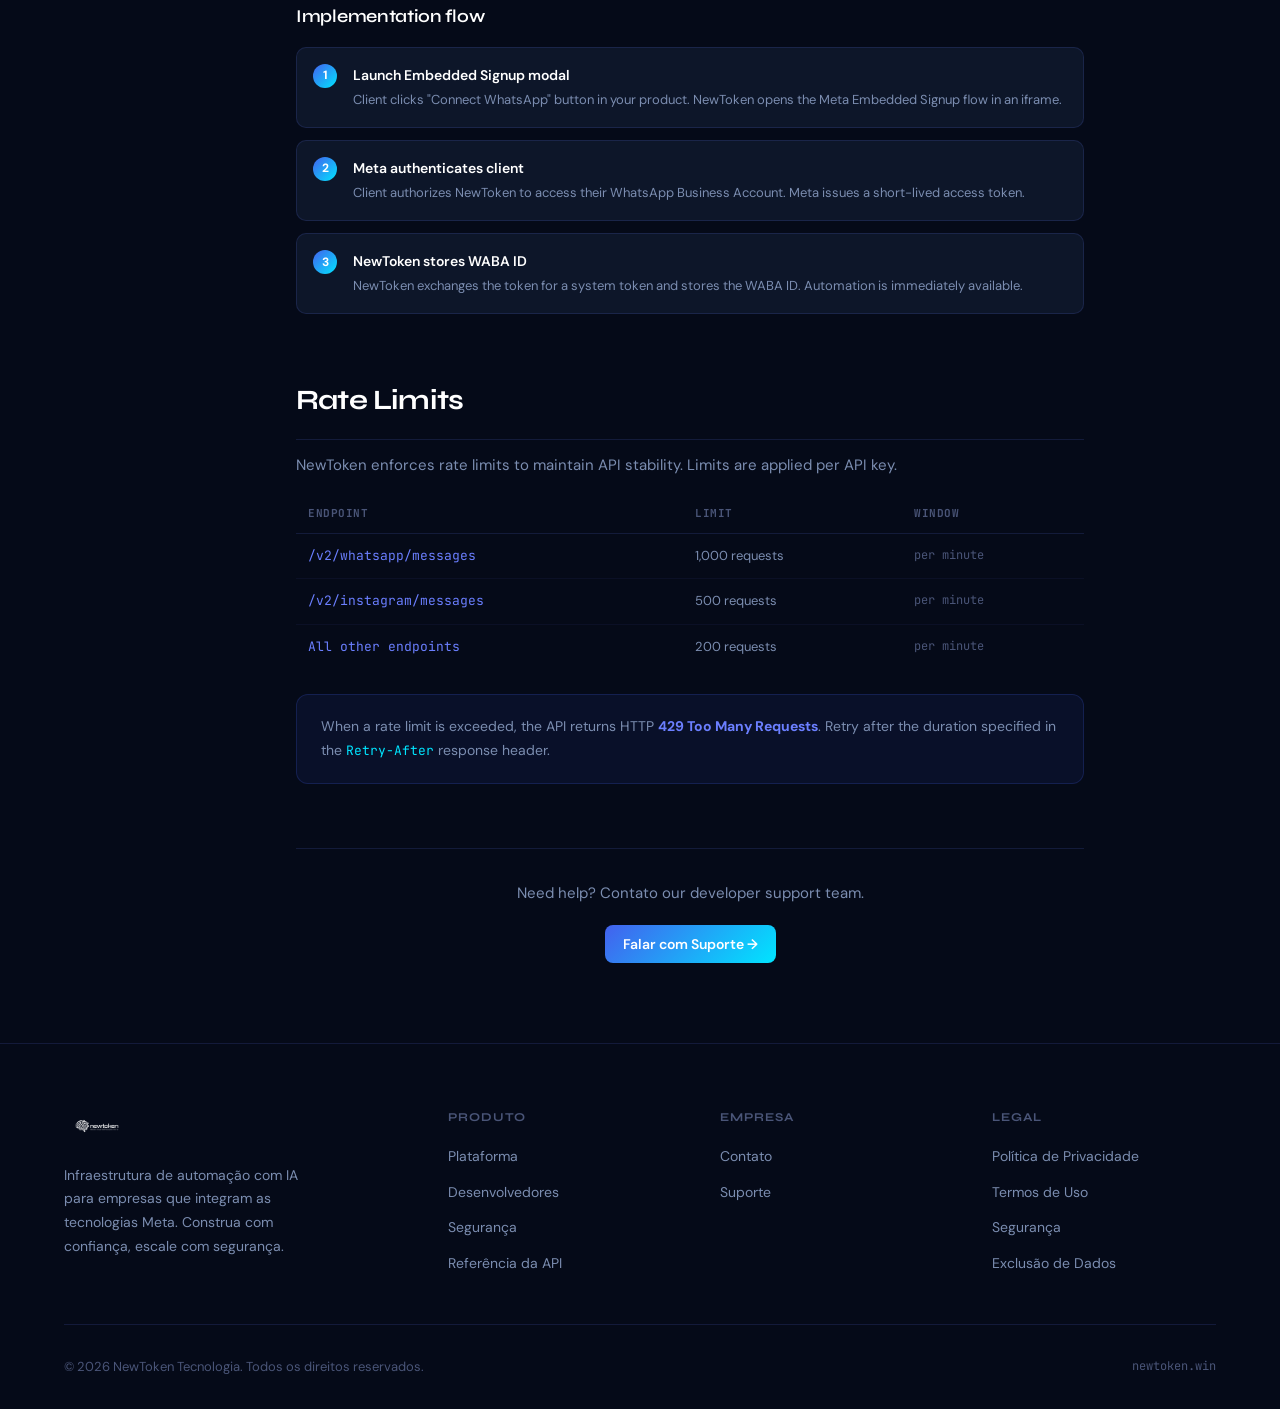
<file: developers.html>
<!DOCTYPE html>
<html lang="pt-BR">
<head>
  <meta charset="UTF-8">
  <meta name="viewport" content="width=device-width, initial-scale=1.0">
  <meta name="description" content="NewToken Developer Documentation — API reference, SDKs, webhooks, and integration guides for WhatsApp Business API and Meta integrations.">
  <meta name="robots" content="index, follow">
  <title>Developers — NewToken API Documentation</title>
  <link rel="stylesheet" href="styles.css">
  <style>
    .docs-layout {
      display: grid;
      grid-template-columns: 240px 1fr;
      gap: 0;
      min-height: calc(100vh - 64px);
      padding-top: 64px;
    }

    .docs-sidebar {
      position: sticky;
      top: 64px;
      height: calc(100vh - 64px);
      overflow-y: auto;
      border-right: 1px solid var(--border);
      padding: 32px 0;
      background: var(--bg);
    }

    .sidebar-section {
      padding: 0 20px;
      margin-bottom: 28px;
    }

    .sidebar-section h4 {
      font-family: var(--font-mono);
      font-size: 10px;
      font-weight: 700;
      color: var(--text-dim);
      letter-spacing: 1.5px;
      text-transform: uppercase;
      margin-bottom: 8px;
      padding: 0 8px;
    }

    .sidebar-link {
      display: block;
      padding: 7px 8px;
      color: var(--text-muted);
      text-decoration: none;
      font-size: 13px;
      border-radius: 6px;
      transition: var(--transition);
      margin-bottom: 2px;
    }

    .sidebar-link:hover, .sidebar-link.active {
      color: var(--text);
      background: rgba(67,97,238,0.1);
    }

    .sidebar-link.active {
      color: var(--indigo-light);
    }

    .docs-content {
      padding: 48px 56px;
      max-width: 900px;
    }

    .docs-section {
      margin-bottom: 64px;
      scroll-margin-top: 80px;
    }

    .docs-section h2 {
      font-family: var(--font-heading);
      font-size: 28px;
      font-weight: 700;
      color: white;
      letter-spacing: -0.8px;
      margin-bottom: 12px;
      padding-bottom: 16px;
      border-bottom: 1px solid var(--border);
    }

    .docs-section h3 {
      font-family: var(--font-heading);
      font-size: 18px;
      font-weight: 600;
      color: white;
      letter-spacing: -0.3px;
      margin: 32px 0 12px;
    }

    .docs-section p {
      color: var(--text-muted);
      font-size: 15px;
      line-height: 1.8;
      margin-bottom: 16px;
    }

    .method-badge {
      display: inline-flex;
      align-items: center;
      font-family: var(--font-mono);
      font-size: 12px;
      font-weight: 700;
      padding: 3px 8px;
      border-radius: 5px;
      margin-right: 8px;
    }

    .method-post { background: rgba(16,185,129,0.15); color: var(--emerald); }
    .method-get { background: rgba(67,97,238,0.15); color: var(--indigo-light); }
    .method-delete { background: rgba(239,68,68,0.15); color: var(--red); }

    .endpoint-row {
      background: var(--bg-card);
      border: 1px solid var(--border);
      border-radius: var(--radius);
      padding: 16px 20px;
      margin-bottom: 8px;
      display: flex;
      align-items: flex-start;
      gap: 12px;
      transition: var(--transition);
    }

    .endpoint-row:hover {
      border-color: var(--border-bright);
    }

    .endpoint-path {
      font-family: var(--font-mono);
      font-size: 13px;
      color: var(--text);
      flex: 1;
    }

    .endpoint-desc {
      font-size: 13px;
      color: var(--text-dim);
      margin-top: 4px;
    }

    .param-table {
      width: 100%;
      border-collapse: collapse;
      font-size: 13px;
      margin: 16px 0;
    }

    .param-table th {
      text-align: left;
      padding: 10px 12px;
      font-family: var(--font-mono);
      font-size: 11px;
      font-weight: 700;
      color: var(--text-dim);
      letter-spacing: 0.5px;
      text-transform: uppercase;
      border-bottom: 1px solid var(--border);
    }

    .param-table td {
      padding: 12px;
      border-bottom: 1px solid rgba(99,120,255,0.06);
      vertical-align: top;
    }

    .param-table tr:last-child td { border-bottom: none; }

    .param-name {
      font-family: var(--font-mono);
      color: var(--indigo-light);
      font-size: 13px;
    }

    .param-type {
      font-family: var(--font-mono);
      font-size: 11px;
      color: var(--text-dim);
      background: rgba(255,255,255,0.04);
      padding: 2px 6px;
      border-radius: 4px;
    }

    .param-required {
      font-size: 11px;
      color: var(--emerald);
      font-family: var(--font-mono);
    }

    .param-desc { color: var(--text-muted); }

    .sdk-grid {
      display: grid;
      grid-template-columns: repeat(auto-fit, minmax(200px, 1fr));
      gap: 16px;
    }

    .sdk-card {
      background: var(--bg-card);
      border: 1px solid var(--border);
      border-radius: var(--radius);
      padding: 20px;
      text-align: center;
      transition: var(--transition);
      text-decoration: none;
    }

    .sdk-card:hover {
      border-color: var(--border-bright);
      transform: translateY(-2px);
    }

    .sdk-icon {
      font-size: 28px;
      margin-bottom: 10px;
      display: block;
    }

    .sdk-name {
      font-family: var(--font-heading);
      font-size: 15px;
      font-weight: 600;
      color: white;
      margin-bottom: 4px;
    }

    .sdk-install {
      font-family: var(--font-mono);
      font-size: 11px;
      color: var(--text-dim);
      background: rgba(255,255,255,0.04);
      padding: 4px 8px;
      border-radius: 4px;
      margin-top: 8px;
      display: block;
    }

    @media (max-width: 768px) {
      .docs-layout { grid-template-columns: 1fr; }
      .docs-sidebar { display: none; }
      .docs-content { padding: 32px 24px; }
    }
  </style>
</head>
<body>
  <div id="nav-root"></div>

  <div class="docs-layout">
    <!-- SIDEBAR -->
    <aside class="docs-sidebar" aria-label="Documentation navigation">
      <div class="sidebar-section">
        <h4>Getting Started</h4>
        <a href="#overview" class="sidebar-link active">Overview</a>
        <a href="#authentication" class="sidebar-link">Authentication</a>
        <a href="#quickstart" class="sidebar-link">Quick Start</a>
        <a href="#sdks" class="sidebar-link">SDKs</a>
      </div>
      <div class="sidebar-section">
        <h4>API Reference</h4>
        <a href="#messages" class="sidebar-link">Mensagems</a>
        <a href="#automation" class="sidebar-link">Automation</a>
        <a href="#webhooks" class="sidebar-link">Webhooks</a>
        <a href="#accounts" class="sidebar-link">Accounts</a>
      </div>
      <div class="sidebar-section">
        <h4>Meta Integrations</h4>
        <a href="#whatsapp" class="sidebar-link">WhatsApp Business</a>
        <a href="#instagram" class="sidebar-link">Instagram Graph API</a>
        <a href="#embedded-signup" class="sidebar-link">Embedded Signup</a>
      </div>
      <div class="sidebar-section">
        <h4>Resources</h4>
        <a href="#errors" class="sidebar-link">Error Codes</a>
        <a href="#rate-limits" class="sidebar-link">Rate Limits</a>
        <a href="contact.html" class="sidebar-link">Support</a>
      </div>
    </aside>

    <!-- CONTENT -->
    <main class="docs-content" id="api">
      <!-- OVERVIEW -->
      <div class="docs-section" id="overview">
        <div class="badge" style="margin-bottom:12px;"><span class="badge-dot"></span>API v2.1</div>
        <h2>NewToken API Reference</h2>
        <p>The NewToken API provides a unified, RESTful interface for interacting with Meta's messaging platforms. All requests are made over HTTPS and return JSON responses.</p>
        <div class="info-box">
          <strong>Base URL:</strong><br>
          <code style="font-family:var(--font-mono);font-size:14px;color:var(--cyan);">https://api.newtoken.win/v2</code>
        </div>
        <p>All API requests must include your API key in the Authorization header. Keys can be generated from the NewToken dashboard under <strong>Settings → API Keys</strong>.</p>
      </div>

      <!-- AUTHENTICATION -->
      <div class="docs-section" id="authentication">
        <h2>Authentication</h2>
        <p>NewToken uses Bearer token authentication. Include your API key in every request using the <code style="font-family:var(--font-mono);font-size:13px;color:var(--indigo-light);">Authorization</code> header.</p>
        <div class="code-block">
          <div class="code-header">
            <div class="code-dots"><div class="code-dot dot-red"></div><div class="code-dot dot-yellow"></div><div class="code-dot dot-green"></div></div>
            <span class="code-filename">HTTP Request</span>
          </div>
          <div class="code-body">
            <pre><span class="tok-keyword">POST</span> <span class="tok-string">https://api.newtoken.win/v2/messages</span>
<span class="tok-prop">Authorization:</span> <span class="tok-var">Bearer nt_live_xxxxxxxxxxxxxxxxxxxxxxxx</span>
<span class="tok-prop">Content-Type:</span> <span class="tok-var">application/json</span></pre>
          </div>
        </div>
      </div>

      <!-- QUICK START -->
      <div class="docs-section" id="quickstart">
        <h2>Quick Start</h2>
        <p>Send your first WhatsApp message using the NewToken API in under 2 minutes.</p>
        <h3>1. Install the SDK</h3>
        <div class="code-block">
          <div class="code-header">
            <div class="code-dots"><div class="code-dot dot-red"></div><div class="code-dot dot-yellow"></div><div class="code-dot dot-green"></div></div>
            <span class="code-filename">Terminal</span>
          </div>
          <div class="code-body">
            <pre><span class="tok-comment"># Python</span>
<span class="tok-var">pip install newtoken-sdk</span>

<span class="tok-comment"># Node.js</span>
<span class="tok-var">npm install @newtoken/sdk</span></pre>
          </div>
        </div>
        <h3>2. Send a message</h3>
        <div class="code-block">
          <div class="code-header">
            <div class="code-dots"><div class="code-dot dot-red"></div><div class="code-dot dot-yellow"></div><div class="code-dot dot-green"></div></div>
            <span class="code-filename">example.py</span>
          </div>
          <div class="code-body">
            <pre><span class="tok-keyword">from</span> <span class="tok-var">newtoken</span> <span class="tok-keyword">import</span> <span class="tok-function">Client</span>

<span class="tok-var">client</span> <span class="tok-punct">=</span> <span class="tok-function">Client</span><span class="tok-punct">(</span><span class="tok-prop">api_key</span><span class="tok-punct">=</span><span class="tok-string">"nt_live_xxxxxxxxxxxx"</span><span class="tok-punct">)</span>

<span class="tok-var">msg</span> <span class="tok-punct">=</span> <span class="tok-var">client</span><span class="tok-punct">.</span><span class="tok-function">whatsapp</span><span class="tok-punct">.</span><span class="tok-function">messages</span><span class="tok-punct">.</span><span class="tok-function">send</span><span class="tok-punct">(</span>
    <span class="tok-prop">phone_number_id</span><span class="tok-punct">=</span><span class="tok-string">"YOUR_PHONE_NUMBER_ID"</span><span class="tok-punct">,</span>
    <span class="tok-prop">to</span><span class="tok-punct">=</span><span class="tok-string">"55119999000"</span><span class="tok-punct">,</span>
    <span class="tok-prop">body</span><span class="tok-punct">=</span><span class="tok-string">"Hello from NewToken!"</span>
<span class="tok-punct">)</span>

<span class="tok-function">print</span><span class="tok-punct">(</span><span class="tok-var">msg</span><span class="tok-punct">.</span><span class="tok-prop">id</span><span class="tok-punct">,</span> <span class="tok-var">msg</span><span class="tok-punct">.</span><span class="tok-prop">status</span><span class="tok-punct">)</span>
<span class="tok-comment"># → wamid.HBgL...  sent</span></pre>
          </div>
        </div>
      </div>

      <!-- SDKS -->
      <div class="docs-section" id="sdks">
        <h2>SDKs</h2>
        <p>Official NewToken SDKs are available for the most common languages and platforms.</p>
        <div class="sdk-grid">
          <div class="sdk-card">
            <span class="sdk-icon">🐍</span>
            <div class="sdk-name">Python</div>
            <div style="color:var(--text-muted);font-size:13px;">v2.1.0</div>
            <span class="sdk-install">pip install newtoken-sdk</span>
          </div>
          <div class="sdk-card">
            <span class="sdk-icon">⬡</span>
            <div class="sdk-name">Node.js</div>
            <div style="color:var(--text-muted);font-size:13px;">v2.1.0</div>
            <span class="sdk-install">npm i @newtoken/sdk</span>
          </div>
          <div class="sdk-card">
            <span class="sdk-icon">🔷</span>
            <div class="sdk-name">TypeScript</div>
            <div style="color:var(--text-muted);font-size:13px;">v2.1.0</div>
            <span class="sdk-install">npm i @newtoken/sdk</span>
          </div>
          <div class="sdk-card">
            <span class="sdk-icon">🌐</span>
            <div class="sdk-name">REST API</div>
            <div style="color:var(--text-muted);font-size:13px;">HTTP/JSON</div>
            <span class="sdk-install">curl / any client</span>
          </div>
        </div>
      </div>

      <!-- MESSAGES API -->
      <div class="docs-section" id="messages">
        <h2>Mensagems API</h2>
        <p>Send and receive messages across Meta's messaging platforms through a unified endpoint.</p>

        <div class="endpoint-row">
          <span class="method-badge method-post">POST</span>
          <div>
            <div class="endpoint-path">/v2/whatsapp/messages</div>
            <div class="endpoint-desc">Send a WhatsApp message to a recipient</div>
          </div>
        </div>
        <div class="endpoint-row">
          <span class="method-badge method-get">GET</span>
          <div>
            <div class="endpoint-path">/v2/whatsapp/messages/{message_id}</div>
            <div class="endpoint-desc">Retrieve message status and metadata</div>
          </div>
        </div>
        <div class="endpoint-row">
          <span class="method-badge method-post">POST</span>
          <div>
            <div class="endpoint-path">/v2/instagram/messages</div>
            <div class="endpoint-desc">Send an Instagram Direct Mensagem</div>
          </div>
        </div>

        <h3>Request Parameters</h3>
        <table class="param-table">
          <thead>
            <tr>
              <th>Parameter</th>
              <th>Type</th>
              <th>Required</th>
              <th>Description</th>
            </tr>
          </thead>
          <tbody>
            <tr>
              <td><span class="param-name">phone_number_id</span></td>
              <td><span class="param-type">string</span></td>
              <td><span class="param-required">required</span></td>
              <td class="param-desc">Your Meta phone number ID from Business Manager</td>
            </tr>
            <tr>
              <td><span class="param-name">to</span></td>
              <td><span class="param-type">string</span></td>
              <td><span class="param-required">required</span></td>
              <td class="param-desc">Recipient's phone number in E.164 format</td>
            </tr>
            <tr>
              <td><span class="param-name">body</span></td>
              <td><span class="param-type">string</span></td>
              <td><span class="param-required">required</span></td>
              <td class="param-desc">Mensagem text content (max 4096 characters)</td>
            </tr>
            <tr>
              <td><span class="param-name">template_id</span></td>
              <td><span class="param-type">string</span></td>
              <td><span class="param-type">optional</span></td>
              <td class="param-desc">ID of an approved Meta message template</td>
            </tr>
          </tbody>
        </table>
      </div>

      <!-- WEBHOOKS -->
      <div class="docs-section" id="webhooks">
        <h2>Webhooks</h2>
        <p>NewToken delivers real-time events to your endpoint via authenticated HTTPS POST requests. Configure your webhook URL in the NewToken dashboard.</p>
        <h3>Webhook verification</h3>
        <p>Meta requires webhook endpoints to respond to a GET verification request before events are delivered. NewToken handles Meta's verification protocol automatically — you only need to implement the NewToken signature check.</p>
        <div class="code-block">
          <div class="code-header">
            <div class="code-dots"><div class="code-dot dot-red"></div><div class="code-dot dot-yellow"></div><div class="code-dot dot-green"></div></div>
            <span class="code-filename">webhook_handler.py</span>
          </div>
          <div class="code-body">
            <pre><span class="tok-keyword">from</span> <span class="tok-var">flask</span> <span class="tok-keyword">import</span> <span class="tok-function">Flask</span><span class="tok-punct">,</span> <span class="tok-var">request</span>
<span class="tok-keyword">from</span> <span class="tok-var">newtoken</span> <span class="tok-keyword">import</span> <span class="tok-function">verify_signature</span>

<span class="tok-var">app</span> <span class="tok-punct">=</span> <span class="tok-function">Flask</span><span class="tok-punct">(</span><span class="tok-var">__name__</span><span class="tok-punct">)</span>

<span class="tok-keyword">@app</span><span class="tok-punct">.</span><span class="tok-function">route</span><span class="tok-punct">(</span><span class="tok-string">"/webhook"</span><span class="tok-punct">,</span> <span class="tok-prop">methods</span><span class="tok-punct">=[</span><span class="tok-string">"POST"</span><span class="tok-punct">])</span>
<span class="tok-keyword">def</span> <span class="tok-function">receive_event</span><span class="tok-punct">():</span>
    <span class="tok-comment"># Verify NewToken signature</span>
    <span class="tok-var">sig</span> <span class="tok-punct">=</span> <span class="tok-var">request</span><span class="tok-punct">.</span><span class="tok-function">headers</span><span class="tok-punct">.</span><span class="tok-function">get</span><span class="tok-punct">(</span><span class="tok-string">"X-NewToken-Signature"</span><span class="tok-punct">)</span>
    <span class="tok-keyword">if not</span> <span class="tok-function">verify_signature</span><span class="tok-punct">(</span><span class="tok-var">request</span><span class="tok-punct">.</span><span class="tok-var">data</span><span class="tok-punct">,</span> <span class="tok-var">sig</span><span class="tok-punct">):</span>
        <span class="tok-keyword">return</span> <span class="tok-string">"Unauthorized"</span><span class="tok-punct">,</span> <span class="tok-number">401</span>

    <span class="tok-var">event</span> <span class="tok-punct">=</span> <span class="tok-var">request</span><span class="tok-punct">.</span><span class="tok-function">json</span><span class="tok-punct">()</span>
    <span class="tok-function">handle_event</span><span class="tok-punct">(</span><span class="tok-var">event</span><span class="tok-punct">)</span>
    <span class="tok-keyword">return</span> <span class="tok-string">""</span><span class="tok-punct">,</span> <span class="tok-number">200</span></pre>
          </div>
        </div>
        <h3>Example webhook payload</h3>
        <div class="code-block">
          <div class="code-header">
            <div class="code-dots"><div class="code-dot dot-red"></div><div class="code-dot dot-yellow"></div><div class="code-dot dot-green"></div></div>
            <span class="code-filename">payload.json</span>
          </div>
          <div class="code-body">
            <pre><span class="tok-punct">{</span>
  <span class="tok-prop">"event"</span><span class="tok-punct">:</span> <span class="tok-string">"message.received"</span><span class="tok-punct">,</span>
  <span class="tok-prop">"timestamp"</span><span class="tok-punct">:</span> <span class="tok-string">"2026-03-14T10:22:00Z"</span><span class="tok-punct">,</span>
  <span class="tok-prop">"data"</span><span class="tok-punct">:</span> <span class="tok-punct">{</span>
    <span class="tok-prop">"message_id"</span><span class="tok-punct">:</span> <span class="tok-string">"wamid.HBgLNTUxMT..."</span><span class="tok-punct">,</span>
    <span class="tok-prop">"from"</span><span class="tok-punct">:</span> <span class="tok-string">"5511999990000"</span><span class="tok-punct">,</span>
    <span class="tok-prop">"body"</span><span class="tok-punct">:</span> <span class="tok-string">"Olá, preciso de ajuda"</span><span class="tok-punct">,</span>
    <span class="tok-prop">"channel"</span><span class="tok-punct">:</span> <span class="tok-string">"whatsapp"</span><span class="tok-punct">,</span>
    <span class="tok-prop">"business_account_id"</span><span class="tok-punct">:</span> <span class="tok-string">"WABA_ID_HERE"</span>
  <span class="tok-punct">}</span>
<span class="tok-punct">}</span></pre>
          </div>
        </div>
      </div>

      <!-- META INTEGRATIONS -->
      <div class="docs-section" id="whatsapp">
        <h2>WhatsApp Business Integration</h2>
        <p>NewToken is certified to use the WhatsApp Business API via the Cloud API hosted by Meta. Before sending messages, your business client's WhatsApp Business Account (WABA) must be connected to NewToken.</p>
        <h3>Permissions required</h3>
        <div class="info-box">
          The following Meta API permissions are required and pre-approved on the NewToken app:
          <br><br>
          <code style="font-family:var(--font-mono);font-size:13px;color:var(--cyan);">whatsapp_business_management</code> &nbsp;·&nbsp;
          <code style="font-family:var(--font-mono);font-size:13px;color:var(--cyan);">whatsapp_business_messaging</code> &nbsp;·&nbsp;
          <code style="font-family:var(--font-mono);font-size:13px;color:var(--cyan);">pages_manage_metadata</code>
        </div>
      </div>

      <!-- EMBEDDED SIGNUP -->
      <div class="docs-section" id="embedded-signup">
        <h2>Embedded Signup</h2>
        <p>Embedded Signup allows your business clients to connect their WhatsApp Business Account to NewToken without leaving your product. After connection, NewToken manages token refresh and API access automatically.</p>
        <h3>Implementation flow</h3>
        <div style="display:flex;flex-direction:column;gap:12px;margin-top:16px;">
          <div style="display:flex;gap:16px;align-items:flex-start;padding:16px;background:var(--bg-card);border:1px solid var(--border);border-radius:10px;">
            <span style="background:var(--gradient);color:white;width:24px;height:24px;border-radius:50%;display:flex;align-items:center;justify-content:center;font-size:12px;font-weight:700;flex-shrink:0;">1</span>
            <div>
              <div style="color:white;font-weight:600;font-size:14px;margin-bottom:4px;">Launch Embedded Signup modal</div>
              <div style="color:var(--text-muted);font-size:13px;">Client clicks "Connect WhatsApp" button in your product. NewToken opens the Meta Embedded Signup flow in an iframe.</div>
            </div>
          </div>
          <div style="display:flex;gap:16px;align-items:flex-start;padding:16px;background:var(--bg-card);border:1px solid var(--border);border-radius:10px;">
            <span style="background:var(--gradient);color:white;width:24px;height:24px;border-radius:50%;display:flex;align-items:center;justify-content:center;font-size:12px;font-weight:700;flex-shrink:0;">2</span>
            <div>
              <div style="color:white;font-weight:600;font-size:14px;margin-bottom:4px;">Meta authenticates client</div>
              <div style="color:var(--text-muted);font-size:13px;">Client authorizes NewToken to access their WhatsApp Business Account. Meta issues a short-lived access token.</div>
            </div>
          </div>
          <div style="display:flex;gap:16px;align-items:flex-start;padding:16px;background:var(--bg-card);border:1px solid var(--border);border-radius:10px;">
            <span style="background:var(--gradient);color:white;width:24px;height:24px;border-radius:50%;display:flex;align-items:center;justify-content:center;font-size:12px;font-weight:700;flex-shrink:0;">3</span>
            <div>
              <div style="color:white;font-weight:600;font-size:14px;margin-bottom:4px;">NewToken stores WABA ID</div>
              <div style="color:var(--text-muted);font-size:13px;">NewToken exchanges the token for a system token and stores the WABA ID. Automation is immediately available.</div>
            </div>
          </div>
        </div>
      </div>

      <!-- RATE LIMITS -->
      <div class="docs-section" id="rate-limits">
        <h2>Rate Limits</h2>
        <p>NewToken enforces rate limits to maintain API stability. Limits are applied per API key.</p>
        <table class="param-table">
          <thead>
            <tr><th>Endpoint</th><th>Limit</th><th>Window</th></tr>
          </thead>
          <tbody>
            <tr>
              <td class="param-name">/v2/whatsapp/messages</td>
              <td style="color:var(--text-muted);">1,000 requests</td>
              <td style="color:var(--text-dim);font-family:var(--font-mono);font-size:12px;">per minute</td>
            </tr>
            <tr>
              <td class="param-name">/v2/instagram/messages</td>
              <td style="color:var(--text-muted);">500 requests</td>
              <td style="color:var(--text-dim);font-family:var(--font-mono);font-size:12px;">per minute</td>
            </tr>
            <tr>
              <td class="param-name">All other endpoints</td>
              <td style="color:var(--text-muted);">200 requests</td>
              <td style="color:var(--text-dim);font-family:var(--font-mono);font-size:12px;">per minute</td>
            </tr>
          </tbody>
        </table>
        <div class="info-box">When a rate limit is exceeded, the API returns HTTP <strong>429 Too Many Requests</strong>. Retry after the duration specified in the <code style="font-family:var(--font-mono);font-size:13px;color:var(--cyan);">Retry-After</code> response header.</div>
      </div>

      <div style="padding:32px 0;border-top:1px solid var(--border);text-align:center;">
        <p style="color:var(--text-muted);font-size:15px;margin-bottom:20px;">Need help? Contato our developer support team.</p>
        <a href="contact.html" class="btn-primary">Falar com Suporte →</a>
      </div>
    </main>
  </div>

  <div id="footer-root"></div>
  <script src="shared.js"></script>
</body>
</html>
</file>
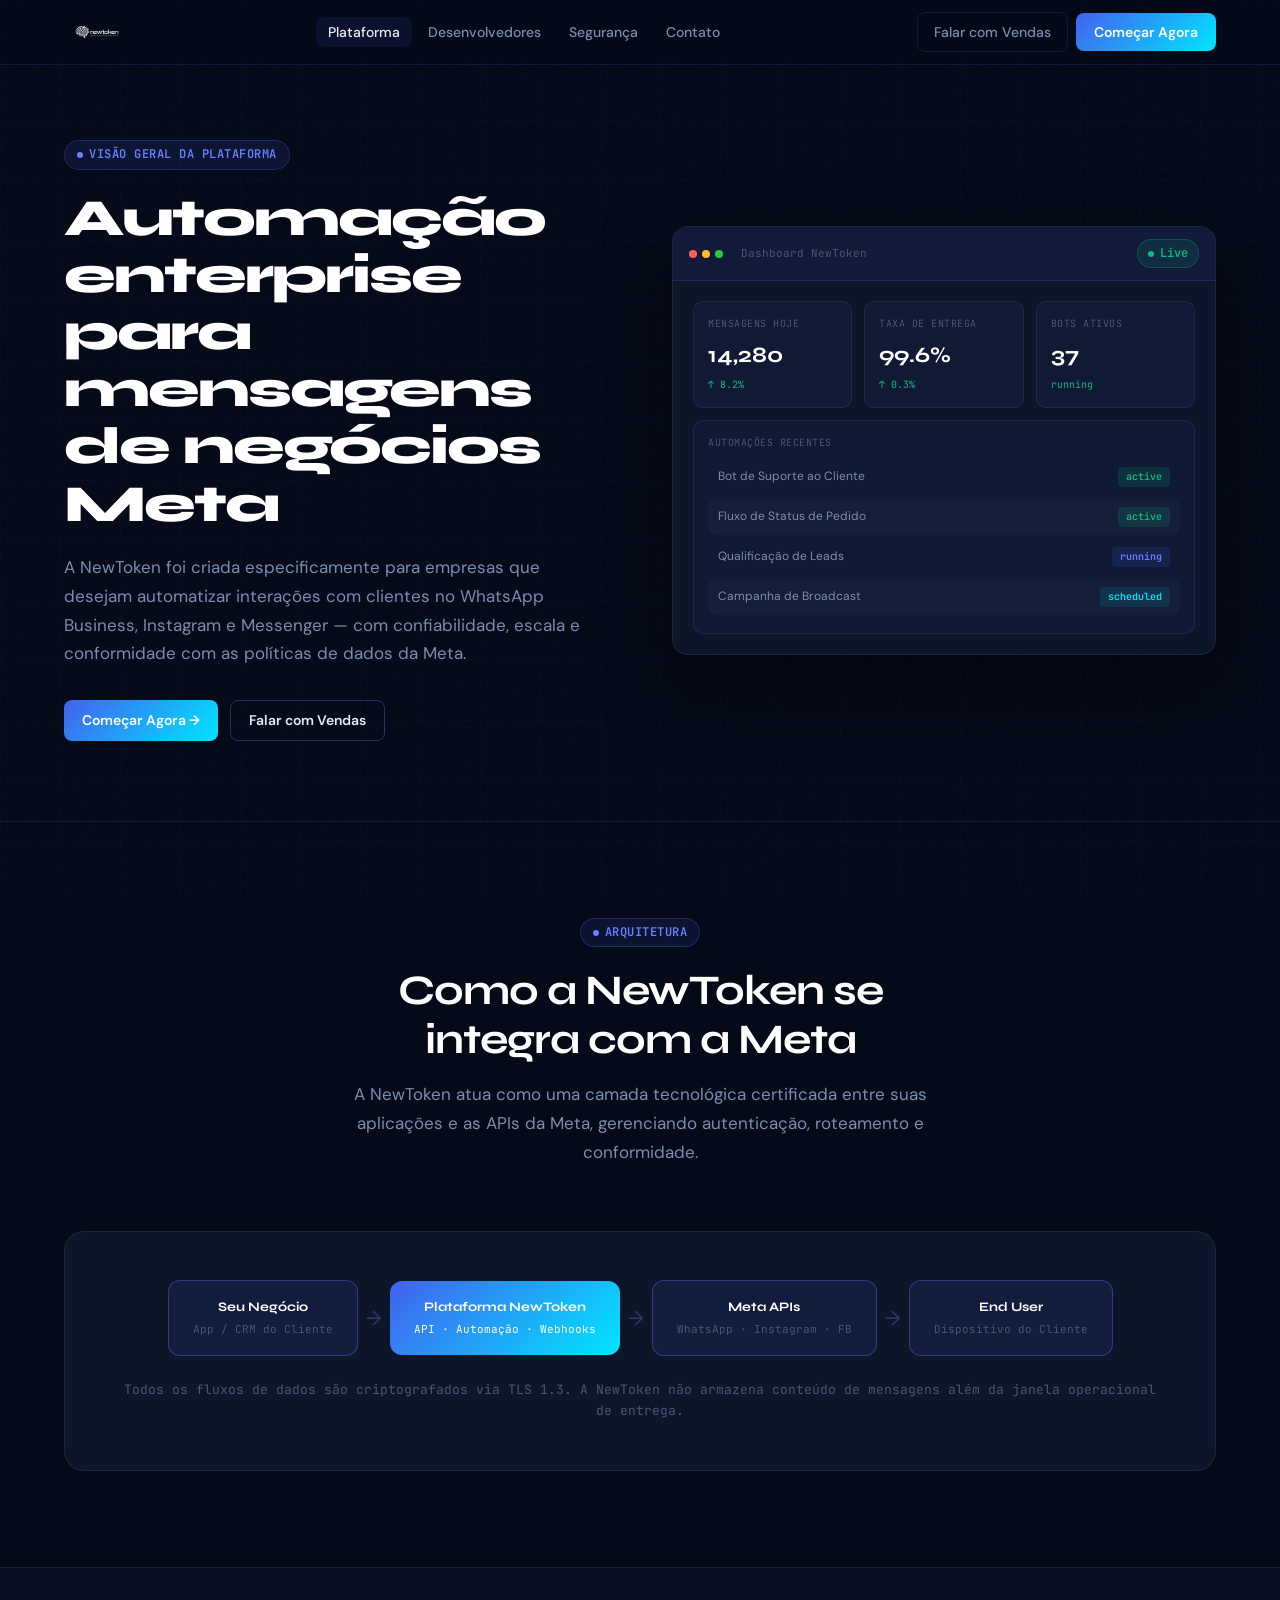
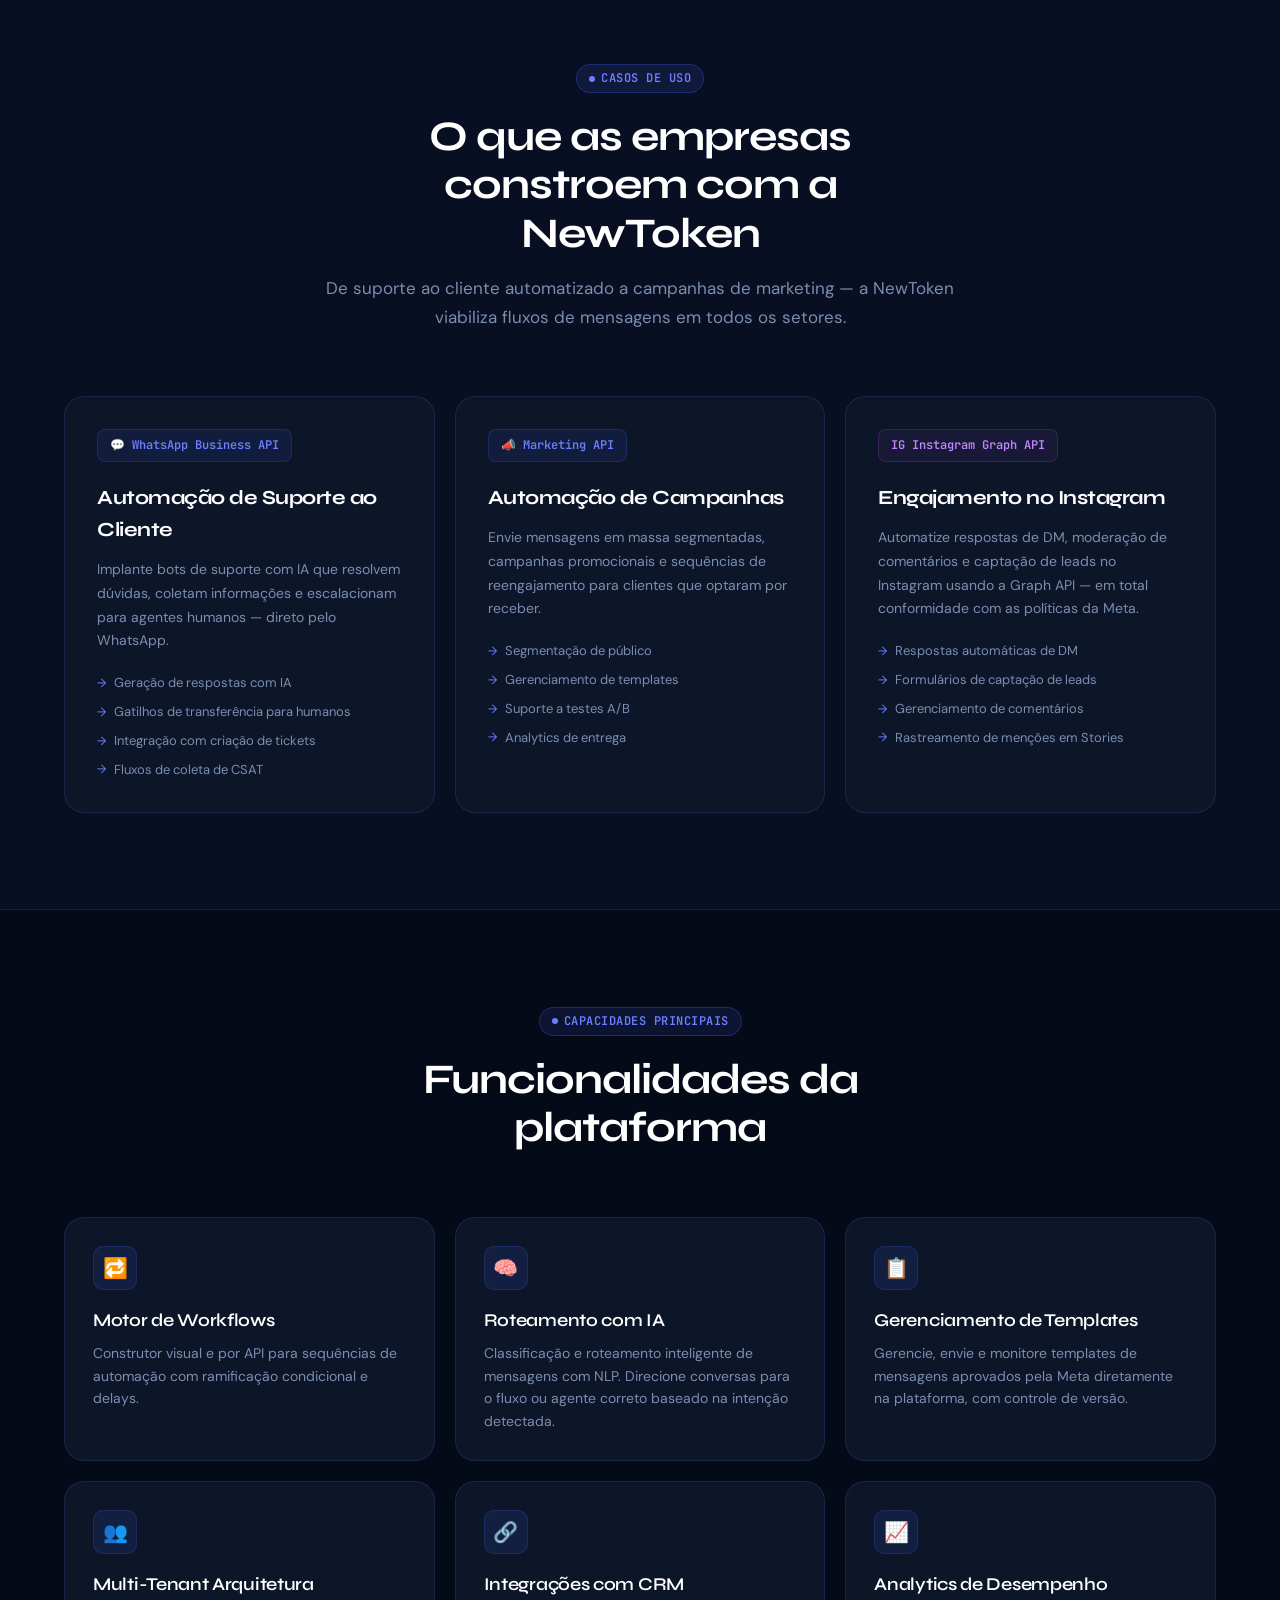
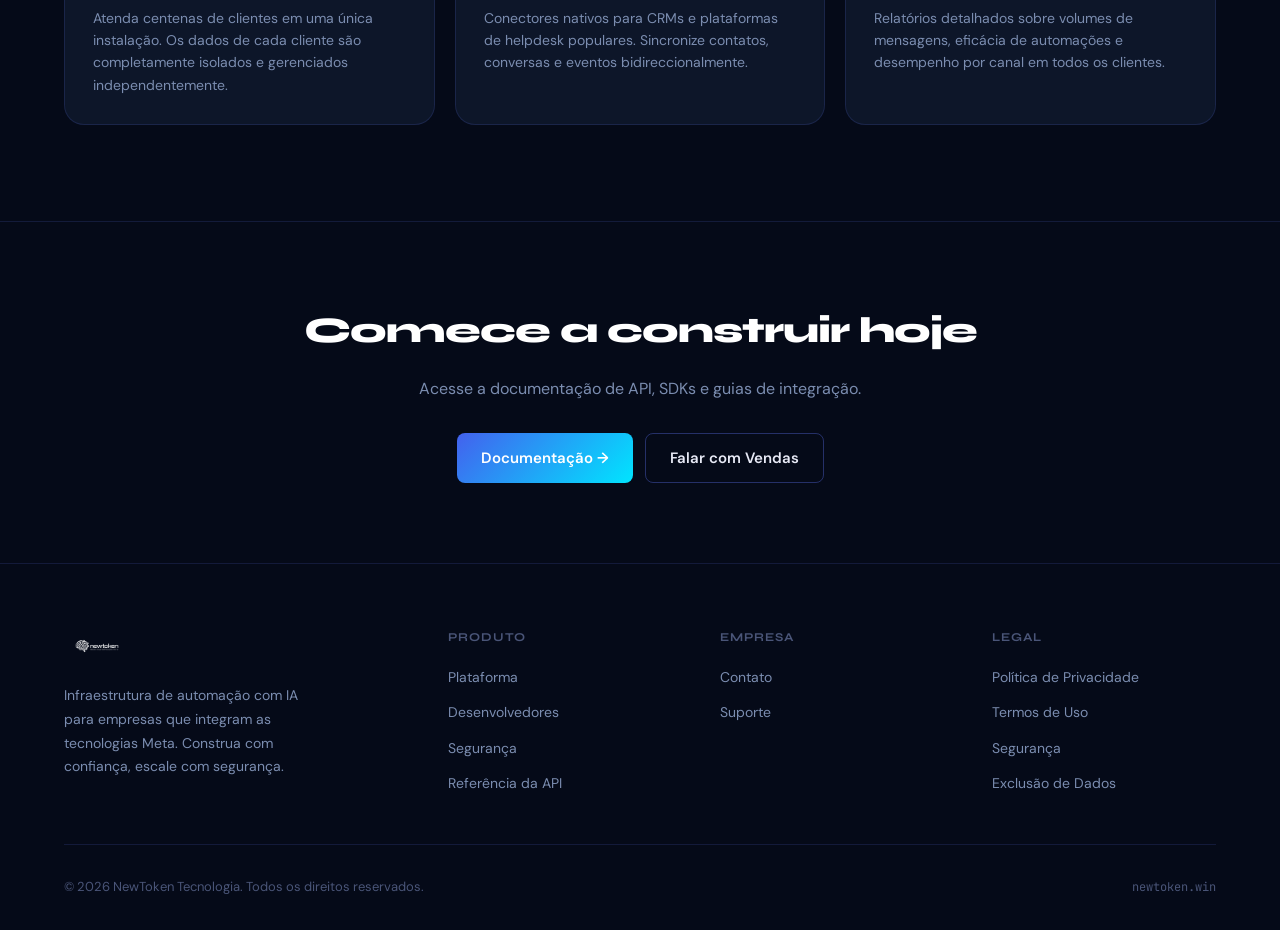
<file: platform.html>
<!DOCTYPE html>
<html lang="pt-BR">
<head>
  <meta charset="UTF-8">
  <meta name="viewport" content="width=device-width, initial-scale=1.0">
  <meta name="description" content="Plataforma NewToken — AI automation tools for WhatsApp Business API, Instagram, and Messenger. Enterprise messaging infrastructure for businesses.">
  <meta name="robots" content="index, follow">
  <title>Plataforma — NewToken Automação com IA</title>
  <link rel="stylesheet" href="styles.css">
  <style>
    .platform-hero-grid {
      display: grid;
      grid-template-columns: 1fr 1fr;
      gap: 64px;
      align-items: center;
      padding: 140px 0 80px;
    }

    .platform-hero-grid h1 {
      font-family: var(--font-heading);
      font-size: clamp(36px, 5vw, 52px);
      font-weight: 800;
      color: white;
      letter-spacing: -2px;
      line-height: 1.1;
      margin-bottom: 20px;
    }

    .platform-hero-grid p {
      color: var(--text-muted);
      font-size: 17px;
      line-height: 1.7;
      margin-bottom: 32px;
    }

    .dashboard-mock {
      background: var(--bg-card);
      border: 1px solid var(--border);
      border-radius: 16px;
      overflow: hidden;
      box-shadow: 0 32px 80px rgba(0,0,0,0.4);
    }

    .mock-topbar {
      background: rgba(67,97,238,0.08);
      border-bottom: 1px solid var(--border);
      padding: 12px 16px;
      display: flex;
      align-items: center;
      gap: 10px;
    }

    .mock-topbar-dots {
      display: flex;
      gap: 5px;
    }

    .mock-topbar-dot {
      width: 8px;
      height: 8px;
      border-radius: 50%;
    }

    .mock-body {
      padding: 20px;
    }

    .mock-row {
      display: flex;
      gap: 12px;
      margin-bottom: 12px;
    }

    .mock-metric {
      flex: 1;
      background: rgba(67,97,238,0.06);
      border: 1px solid var(--border);
      border-radius: 10px;
      padding: 14px;
    }

    .mock-metric-label {
      font-size: 10px;
      color: var(--text-dim);
      font-family: var(--font-mono);
      margin-bottom: 6px;
      text-transform: uppercase;
      letter-spacing: 0.5px;
    }

    .mock-metric-value {
      font-family: var(--font-heading);
      font-size: 22px;
      font-weight: 700;
      color: white;
    }

    .mock-metric-delta {
      font-size: 10px;
      color: var(--emerald);
      margin-top: 3px;
      font-family: var(--font-mono);
    }

    .mock-table-row {
      display: flex;
      gap: 8px;
      padding: 8px 10px;
      border-radius: 8px;
      margin-bottom: 4px;
      font-size: 12px;
    }

    .mock-table-row:nth-child(odd) {
      background: rgba(255,255,255,0.02);
    }

    .mock-tag {
      border-radius: 4px;
      padding: 2px 8px;
      font-family: var(--font-mono);
      font-size: 10px;
      font-weight: 600;
    }

    .tag-green { background: rgba(16,185,129,0.15); color: var(--emerald); }
    .tag-blue { background: rgba(67,97,238,0.15); color: var(--indigo-light); }
    .tag-cyan { background: rgba(0,229,255,0.1); color: var(--cyan); }

    .use-case-grid {
      display: grid;
      grid-template-columns: repeat(auto-fit, minmax(300px, 1fr));
      gap: 20px;
    }

    .use-case-card {
      background: var(--bg-card);
      border: 1px solid var(--border);
      border-radius: var(--radius-lg);
      padding: 32px;
      transition: var(--transition);
    }

    .use-case-card:hover {
      border-color: var(--border-bright);
      transform: translateY(-2px);
    }

    .uc-channel {
      display: inline-flex;
      align-items: center;
      gap: 8px;
      background: rgba(67,97,238,0.1);
      border: 1px solid rgba(67,97,238,0.2);
      border-radius: 8px;
      padding: 6px 12px;
      font-size: 12px;
      font-weight: 600;
      color: var(--indigo-light);
      font-family: var(--font-mono);
      margin-bottom: 20px;
    }

    .use-case-card h3 {
      font-family: var(--font-heading);
      font-size: 20px;
      font-weight: 700;
      color: white;
      letter-spacing: -0.5px;
      margin-bottom: 12px;
    }

    .use-case-card p {
      color: var(--text-muted);
      font-size: 14px;
      line-height: 1.7;
      margin-bottom: 20px;
    }

    .uc-features {
      list-style: none;
      display: flex;
      flex-direction: column;
      gap: 8px;
    }

    .uc-features li {
      display: flex;
      align-items: center;
      gap: 8px;
      font-size: 13px;
      color: var(--text-muted);
    }

    .uc-features li::before {
      content: '→';
      color: var(--indigo-light);
      font-size: 12px;
      flex-shrink: 0;
    }

    .arch-diagram {
      background: var(--bg-card);
      border: 1px solid var(--border);
      border-radius: var(--radius-lg);
      padding: 48px;
      text-align: center;
    }

    .arch-flow {
      display: flex;
      align-items: center;
      justify-content: center;
      gap: 0;
      flex-wrap: wrap;
      row-gap: 20px;
    }

    .arch-node {
      background: rgba(67,97,238,0.1);
      border: 1px solid var(--border-bright);
      border-radius: 12px;
      padding: 16px 24px;
      text-align: center;
      min-width: 140px;
    }

    .arch-node-title {
      font-family: var(--font-heading);
      font-size: 13px;
      font-weight: 700;
      color: white;
      margin-bottom: 4px;
    }

    .arch-node-sub {
      font-size: 11px;
      color: var(--text-dim);
      font-family: var(--font-mono);
    }

    .arch-arrow {
      color: var(--border-bright);
      font-size: 20px;
      padding: 0 8px;
    }

    .arch-center {
      background: var(--gradient);
      border: none;
    }

    .arch-center .arch-node-title,
    .arch-center .arch-node-sub {
      color: white;
    }

    @media (max-width: 768px) {
      .platform-hero-grid { grid-template-columns: 1fr; padding: 120px 0 60px; }
    }
  </style>
</head>
<body>
  <div id="nav-root"></div>

  <main>
    <section>
      <div class="container">
        <div class="platform-hero-grid">
          <div>
            <div class="badge"><span class="badge-dot"></span>Visão Geral da Plataforma</div>
            <h1>Automação enterprise para mensagens de negócios Meta</h1>
            <p>A NewToken foi criada especificamente para empresas que desejam automatizar interações com clientes no WhatsApp Business, Instagram e Messenger — com confiabilidade, escala e conformidade com as políticas de dados da Meta.</p>
            <div style="display:flex;gap:12px;flex-wrap:wrap;">
              <a href="developers.html" class="btn-primary">Começar Agora →</a>
              <a href="contact.html" class="btn-outline">Falar com Vendas</a>
            </div>
          </div>
          <div class="dashboard-mock" aria-label="Platform dashboard preview" role="img">
            <div class="mock-topbar">
              <div class="mock-topbar-dots">
                <div class="mock-topbar-dot" style="background:#ff5f57;"></div>
                <div class="mock-topbar-dot" style="background:#ffbd2e;"></div>
                <div class="mock-topbar-dot" style="background:#28ca41;"></div>
              </div>
              <span style="font-size:11px;color:var(--text-dim);font-family:var(--font-mono);margin-left:8px;">Dashboard NewToken</span>
              <span class="status-pill status-success" style="margin-left:auto;"><span class="status-dot"></span>Live</span>
            </div>
            <div class="mock-body">
              <div class="mock-row">
                <div class="mock-metric">
                  <div class="mock-metric-label">Mensagens Hoje</div>
                  <div class="mock-metric-value">14,280</div>
                  <div class="mock-metric-delta">↑ 8.2%</div>
                </div>
                <div class="mock-metric">
                  <div class="mock-metric-label">Taxa de Entrega</div>
                  <div class="mock-metric-value">99.6%</div>
                  <div class="mock-metric-delta">↑ 0.3%</div>
                </div>
                <div class="mock-metric">
                  <div class="mock-metric-label">Bots Ativos</div>
                  <div class="mock-metric-value">37</div>
                  <div class="mock-metric-delta">running</div>
                </div>
              </div>
              <div style="background:rgba(67,97,238,0.05);border:1px solid var(--border);border-radius:10px;padding:14px;">
                <div style="font-size:10px;color:var(--text-dim);font-family:var(--font-mono);margin-bottom:8px;text-transform:uppercase;letter-spacing:0.5px;">Automações Recentes</div>
                <div class="mock-table-row"><span style="color:var(--text-muted);flex:1;font-size:12px;">Bot de Suporte ao Cliente</span><span class="mock-tag tag-green">active</span></div>
                <div class="mock-table-row"><span style="color:var(--text-muted);flex:1;font-size:12px;">Fluxo de Status de Pedido</span><span class="mock-tag tag-green">active</span></div>
                <div class="mock-table-row"><span style="color:var(--text-muted);flex:1;font-size:12px;">Qualificação de Leads</span><span class="mock-tag tag-blue">running</span></div>
                <div class="mock-table-row"><span style="color:var(--text-muted);flex:1;font-size:12px;">Campanha de Broadcast</span><span class="mock-tag tag-cyan">scheduled</span></div>
              </div>
            </div>
          </div>
        </div>
      </div>
    </section>

    <!-- ARCHITECTURE -->
    <section class="section" style="border-top:1px solid var(--border);">
      <div class="container">
        <div class="section-header">
          <div class="badge"><span class="badge-dot"></span>Arquitetura</div>
          <h2>Como a NewToken se integra com a Meta</h2>
          <p>A NewToken atua como uma camada tecnológica certificada entre suas aplicações e as APIs da Meta, gerenciando autenticação, roteamento e conformidade.</p>
        </div>
        <div class="arch-diagram">
          <div class="arch-flow">
            <div class="arch-node">
              <div class="arch-node-title">Seu Negócio</div>
              <div class="arch-node-sub">App / CRM do Cliente</div>
            </div>
            <div class="arch-arrow" aria-hidden="true">→</div>
            <div class="arch-node arch-center">
              <div class="arch-node-title">Plataforma NewToken</div>
              <div class="arch-node-sub">API · Automação · Webhooks</div>
            </div>
            <div class="arch-arrow" aria-hidden="true">→</div>
            <div class="arch-node">
              <div class="arch-node-title">Meta APIs</div>
              <div class="arch-node-sub">WhatsApp · Instagram · FB</div>
            </div>
            <div class="arch-arrow" aria-hidden="true">→</div>
            <div class="arch-node">
              <div class="arch-node-title">End User</div>
              <div class="arch-node-sub">Dispositivo do Cliente</div>
            </div>
          </div>
          <p style="color:var(--text-dim);font-size:13px;margin-top:24px;font-family:var(--font-mono);">
            Todos os fluxos de dados são criptografados via TLS 1.3. A NewToken não armazena conteúdo de mensagens além da janela operacional de entrega.
          </p>
        </div>
      </div>
    </section>

    <!-- USE CASES -->
    <section class="section" style="background:var(--bg-2);border-top:1px solid var(--border);border-bottom:1px solid var(--border);">
      <div class="container">
        <div class="section-header">
          <div class="badge"><span class="badge-dot"></span>Casos de Uso</div>
          <h2>O que as empresas constroem com a NewToken</h2>
          <p>De suporte ao cliente automatizado a campanhas de marketing — a NewToken viabiliza fluxos de mensagens em todos os setores.</p>
        </div>
        <div class="use-case-grid">
          <div class="use-case-card">
            <div class="uc-channel">💬 WhatsApp Business API</div>
            <h3>Automação de Suporte ao Cliente</h3>
            <p>Implante bots de suporte com IA que resolvem dúvidas, coletam informações e escalacionam para agentes humanos — direto pelo WhatsApp.</p>
            <ul class="uc-features">
              <li>Geração de respostas com IA</li>
              <li>Gatilhos de transferência para humanos</li>
              <li>Integração com criação de tickets</li>
              <li>Fluxos de coleta de CSAT</li>
            </ul>
          </div>
          <div class="use-case-card">
            <div class="uc-channel">📣 Marketing API</div>
            <h3>Automação de Campanhas</h3>
            <p>Envie mensagens em massa segmentadas, campanhas promocionais e sequências de reengajamento para clientes que optaram por receber.</p>
            <ul class="uc-features">
              <li>Segmentação de público</li>
              <li>Gerenciamento de templates</li>
              <li>Suporte a testes A/B</li>
              <li>Analytics de entrega</li>
            </ul>
          </div>
          <div class="use-case-card">
            <div class="uc-channel" style="background:rgba(131,58,180,0.1);border-color:rgba(131,58,180,0.3);color:#c084fc;">IG Instagram Graph API</div>
            <h3>Engajamento no Instagram</h3>
            <p>Automatize respostas de DM, moderação de comentários e captação de leads no Instagram usando a Graph API — em total conformidade com as políticas da Meta.</p>
            <ul class="uc-features">
              <li>Respostas automáticas de DM</li>
              <li>Formulários de captação de leads</li>
              <li>Gerenciamento de comentários</li>
              <li>Rastreamento de menções em Stories</li>
            </ul>
          </div>
        </div>
      </div>
    </section>

    <!-- CAPABILITIES -->
    <section class="section">
      <div class="container">
        <div class="section-header">
          <div class="badge"><span class="badge-dot"></span>Capacidades Principais</div>
          <h2>Funcionalidades da plataforma</h2>
        </div>
        <div class="grid-3">
          <div class="card">
            <div class="card-icon">🔁</div>
            <h3>Motor de Workflows</h3>
            <p>Construtor visual e por API para sequências de automação com ramificação condicional e delays.</p>
          </div>
          <div class="card">
            <div class="card-icon">🧠</div>
            <h3>Roteamento com IA</h3>
            <p>Classificação e roteamento inteligente de mensagens com NLP. Direcione conversas para o fluxo ou agente correto baseado na intenção detectada.</p>
          </div>
          <div class="card">
            <div class="card-icon">📋</div>
            <h3>Gerenciamento de Templates</h3>
            <p>Gerencie, envie e monitore templates de mensagens aprovados pela Meta diretamente na plataforma, com controle de versão.</p>
          </div>
          <div class="card">
            <div class="card-icon">👥</div>
            <h3>Multi-Tenant Arquitetura</h3>
            <p>Atenda centenas de clientes em uma única instalação. Os dados de cada cliente são completamente isolados e gerenciados independentemente.</p>
          </div>
          <div class="card">
            <div class="card-icon">🔗</div>
            <h3>Integrações com CRM</h3>
            <p>Conectores nativos para CRMs e plataformas de helpdesk populares. Sincronize contatos, conversas e eventos bidireccionalmente.</p>
          </div>
          <div class="card">
            <div class="card-icon">📈</div>
            <h3>Analytics de Desempenho</h3>
            <p>Relatórios detalhados sobre volumes de mensagens, eficácia de automações e desempenho por canal em todos os clientes.</p>
          </div>
        </div>
      </div>
    </section>

    <!-- CTA -->
    <div style="text-align:center;padding:80px 0;border-top:1px solid var(--border);">
      <div class="container">
        <h2 style="font-family:var(--font-heading);font-size:36px;font-weight:800;color:white;letter-spacing:-1px;margin-bottom:16px;">Comece a construir hoje</h2>
        <p style="color:var(--text-muted);font-size:16px;margin-bottom:32px;">Acesse a documentação de API, SDKs e guias de integração.</p>
        <div style="display:flex;gap:12px;justify-content:center;flex-wrap:wrap;">
          <a href="developers.html" class="btn-primary" style="font-size:15px;padding:12px 24px;">Documentação →</a>
          <a href="contact.html" class="btn-outline" style="font-size:15px;padding:12px 24px;">Falar com Vendas</a>
        </div>
      </div>
    </div>
  </main>

  <div id="footer-root"></div>
  <script src="shared.js"></script>
</body>
</html>
</file>
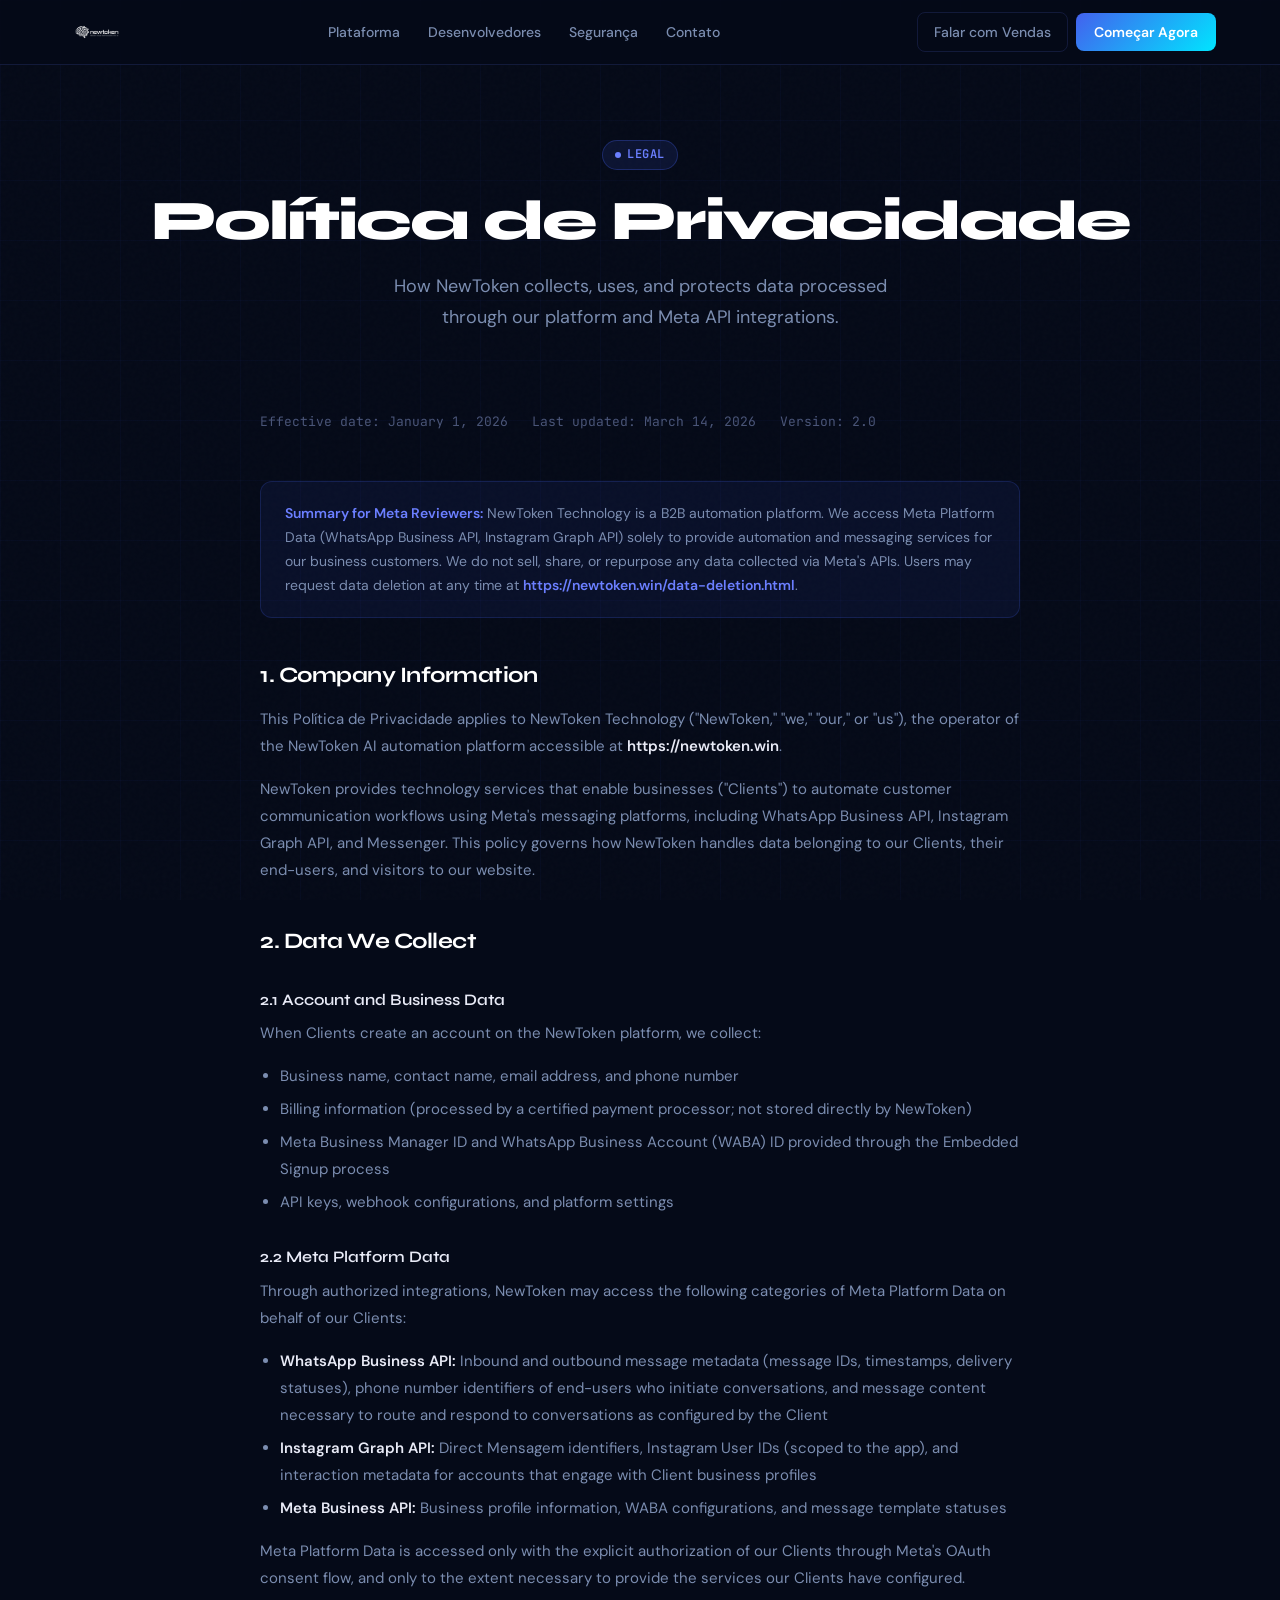
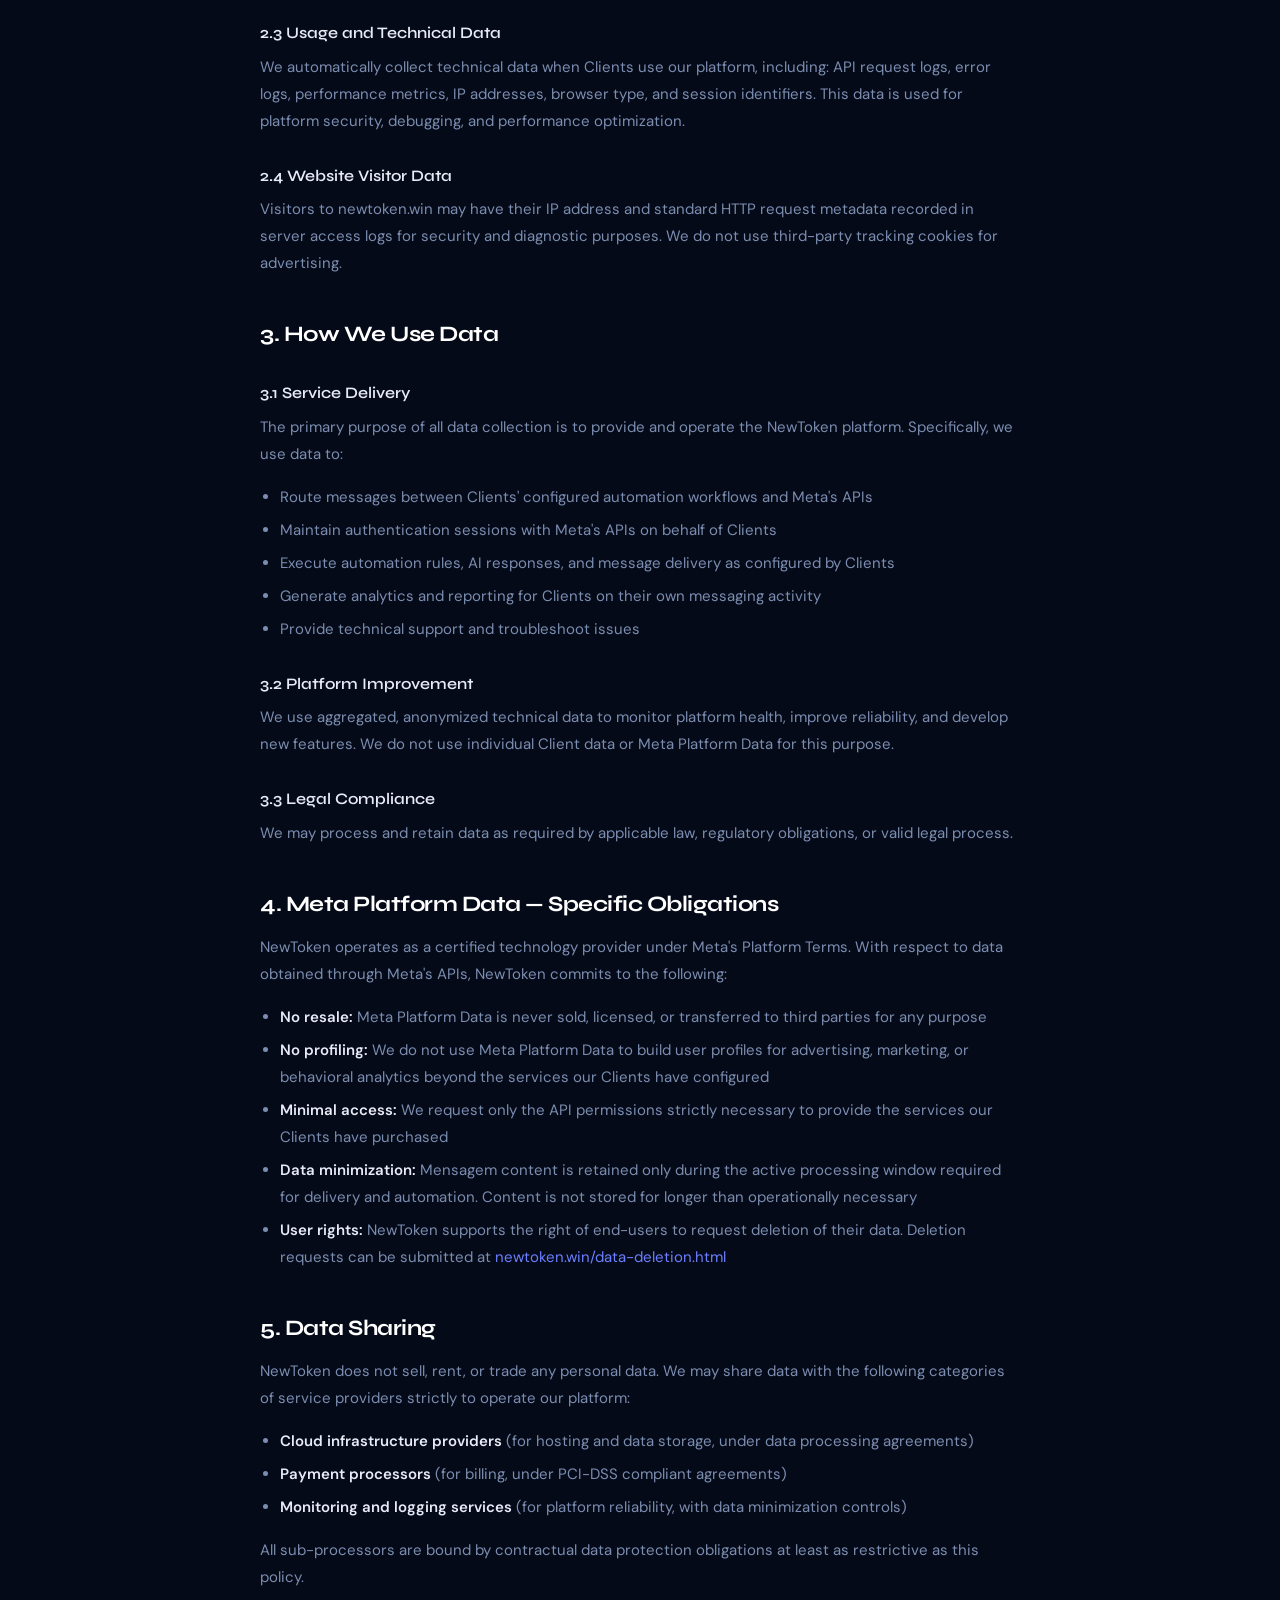
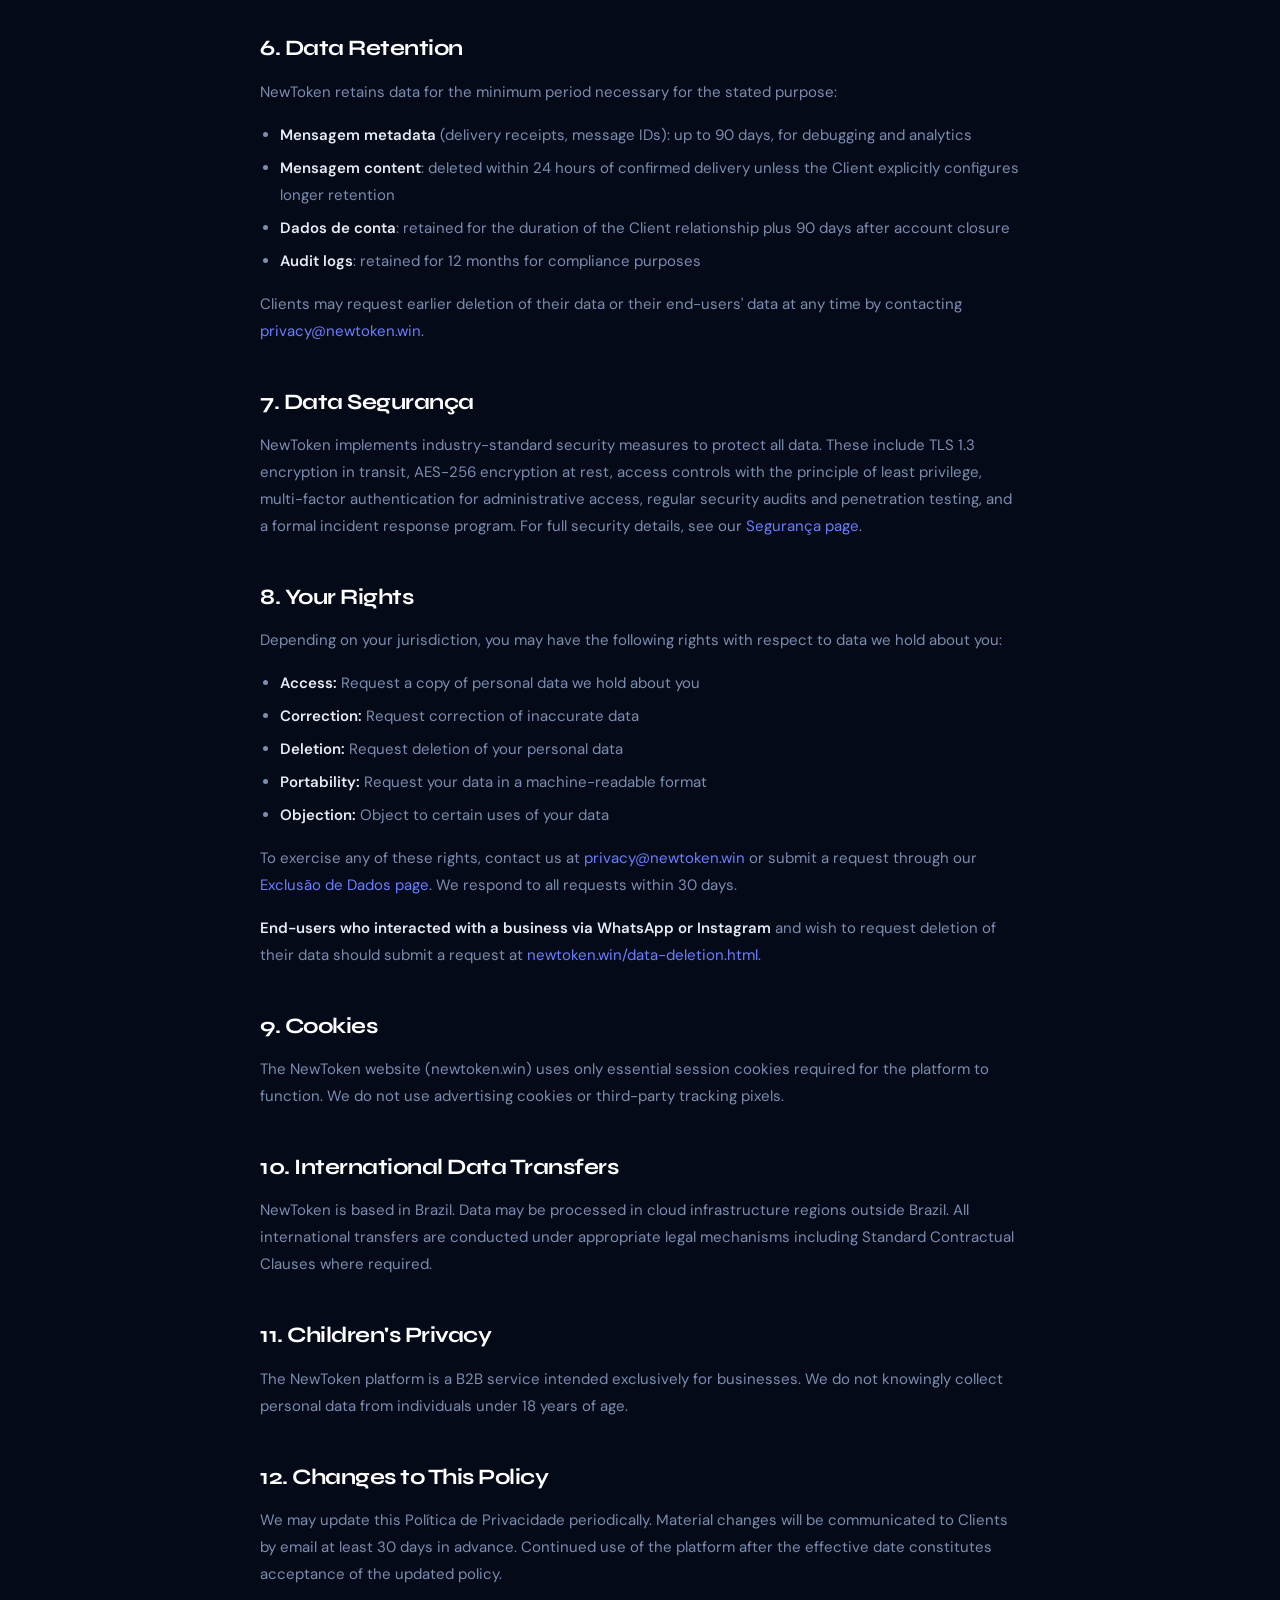
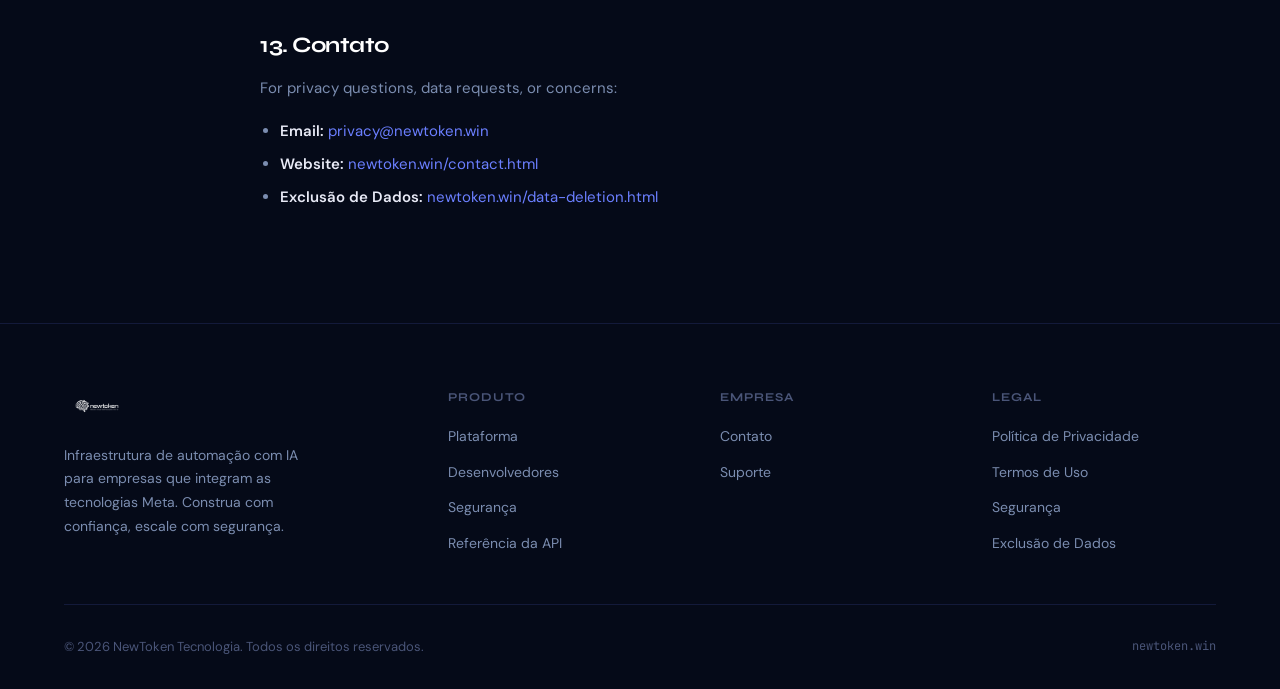
<file: privacy.html>
<!DOCTYPE html>
<html lang="pt-BR">
<head>
  <meta charset="UTF-8">
  <meta name="viewport" content="width=device-width, initial-scale=1.0">
  <meta name="description" content="NewToken Política de Privacidade — How we collect, use, and protect data processed through the NewToken AI automation platform and Meta API integrations.">
  <meta name="robots" content="index, follow">
  <title>Política de Privacidade — NewToken</title>
  <link rel="stylesheet" href="styles.css">
</head>
<body>
  <div id="nav-root"></div>

  <main>
    <section class="page-hero">
      <div class="container">
        <div class="badge"><span class="badge-dot"></span>Legal</div>
        <h1>Política de Privacidade</h1>
        <p>How NewToken collects, uses, and protects data processed through our platform and Meta API integrations.</p>
      </div>
    </section>

    <div class="container">
      <div class="prose">
        <div class="prose-meta">
          <span>Effective date: January 1, 2026</span>
          <span>Last updated: March 14, 2026</span>
          <span>Version: 2.0</span>
        </div>

        <div class="info-box">
          <strong>Summary for Meta Reviewers:</strong> NewToken Technology is a B2B automation platform. We access Meta Platform Data (WhatsApp Business API, Instagram Graph API) solely to provide automation and messaging services for our business customers. We do not sell, share, or repurpose any data collected via Meta's APIs. Users may request data deletion at any time at <strong>https://newtoken.win/data-deletion.html</strong>.
        </div>

        <h2>1. Company Information</h2>
        <p>This Política de Privacidade applies to NewToken Technology ("NewToken," "we," "our," or "us"), the operator of the NewToken AI automation platform accessible at <strong>https://newtoken.win</strong>.</p>
        <p>NewToken provides technology services that enable businesses ("Clients") to automate customer communication workflows using Meta's messaging platforms, including WhatsApp Business API, Instagram Graph API, and Messenger. This policy governs how NewToken handles data belonging to our Clients, their end-users, and visitors to our website.</p>

        <h2>2. Data We Collect</h2>

        <h3>2.1 Account and Business Data</h3>
        <p>When Clients create an account on the NewToken platform, we collect:</p>
        <ul>
          <li>Business name, contact name, email address, and phone number</li>
          <li>Billing information (processed by a certified payment processor; not stored directly by NewToken)</li>
          <li>Meta Business Manager ID and WhatsApp Business Account (WABA) ID provided through the Embedded Signup process</li>
          <li>API keys, webhook configurations, and platform settings</li>
        </ul>

        <h3>2.2 Meta Platform Data</h3>
        <p>Through authorized integrations, NewToken may access the following categories of Meta Platform Data on behalf of our Clients:</p>
        <ul>
          <li><strong>WhatsApp Business API:</strong> Inbound and outbound message metadata (message IDs, timestamps, delivery statuses), phone number identifiers of end-users who initiate conversations, and message content necessary to route and respond to conversations as configured by the Client</li>
          <li><strong>Instagram Graph API:</strong> Direct Mensagem identifiers, Instagram User IDs (scoped to the app), and interaction metadata for accounts that engage with Client business profiles</li>
          <li><strong>Meta Business API:</strong> Business profile information, WABA configurations, and message template statuses</li>
        </ul>
        <p>Meta Platform Data is accessed only with the explicit authorization of our Clients through Meta's OAuth consent flow, and only to the extent necessary to provide the services our Clients have configured.</p>

        <h3>2.3 Usage and Technical Data</h3>
        <p>We automatically collect technical data when Clients use our platform, including: API request logs, error logs, performance metrics, IP addresses, browser type, and session identifiers. This data is used for platform security, debugging, and performance optimization.</p>

        <h3>2.4 Website Visitor Data</h3>
        <p>Visitors to newtoken.win may have their IP address and standard HTTP request metadata recorded in server access logs for security and diagnostic purposes. We do not use third-party tracking cookies for advertising.</p>

        <h2>3. How We Use Data</h2>

        <h3>3.1 Service Delivery</h3>
        <p>The primary purpose of all data collection is to provide and operate the NewToken platform. Specifically, we use data to:</p>
        <ul>
          <li>Route messages between Clients' configured automation workflows and Meta's APIs</li>
          <li>Maintain authentication sessions with Meta's APIs on behalf of Clients</li>
          <li>Execute automation rules, AI responses, and message delivery as configured by Clients</li>
          <li>Generate analytics and reporting for Clients on their own messaging activity</li>
          <li>Provide technical support and troubleshoot issues</li>
        </ul>

        <h3>3.2 Platform Improvement</h3>
        <p>We use aggregated, anonymized technical data to monitor platform health, improve reliability, and develop new features. We do not use individual Client data or Meta Platform Data for this purpose.</p>

        <h3>3.3 Legal Compliance</h3>
        <p>We may process and retain data as required by applicable law, regulatory obligations, or valid legal process.</p>

        <h2>4. Meta Platform Data — Specific Obligations</h2>
        <p>NewToken operates as a certified technology provider under Meta's Platform Terms. With respect to data obtained through Meta's APIs, NewToken commits to the following:</p>
        <ul>
          <li><strong>No resale:</strong> Meta Platform Data is never sold, licensed, or transferred to third parties for any purpose</li>
          <li><strong>No profiling:</strong> We do not use Meta Platform Data to build user profiles for advertising, marketing, or behavioral analytics beyond the services our Clients have configured</li>
          <li><strong>Minimal access:</strong> We request only the API permissions strictly necessary to provide the services our Clients have purchased</li>
          <li><strong>Data minimization:</strong> Mensagem content is retained only during the active processing window required for delivery and automation. Content is not stored for longer than operationally necessary</li>
          <li><strong>User rights:</strong> NewToken supports the right of end-users to request deletion of their data. Deletion requests can be submitted at <a href="data-deletion.html">newtoken.win/data-deletion.html</a></li>
        </ul>

        <h2>5. Data Sharing</h2>
        <p>NewToken does not sell, rent, or trade any personal data. We may share data with the following categories of service providers strictly to operate our platform:</p>
        <ul>
          <li><strong>Cloud infrastructure providers</strong> (for hosting and data storage, under data processing agreements)</li>
          <li><strong>Payment processors</strong> (for billing, under PCI-DSS compliant agreements)</li>
          <li><strong>Monitoring and logging services</strong> (for platform reliability, with data minimization controls)</li>
        </ul>
        <p>All sub-processors are bound by contractual data protection obligations at least as restrictive as this policy.</p>

        <h2>6. Data Retention</h2>
        <p>NewToken retains data for the minimum period necessary for the stated purpose:</p>
        <ul>
          <li><strong>Mensagem metadata</strong> (delivery receipts, message IDs): up to 90 days, for debugging and analytics</li>
          <li><strong>Mensagem content</strong>: deleted within 24 hours of confirmed delivery unless the Client explicitly configures longer retention</li>
          <li><strong>Dados de conta</strong>: retained for the duration of the Client relationship plus 90 days after account closure</li>
          <li><strong>Audit logs</strong>: retained for 12 months for compliance purposes</li>
        </ul>
        <p>Clients may request earlier deletion of their data or their end-users' data at any time by contacting <a href="mailto:privacy@newtoken.win">privacy@newtoken.win</a>.</p>

        <h2>7. Data Segurança</h2>
        <p>NewToken implements industry-standard security measures to protect all data. These include TLS 1.3 encryption in transit, AES-256 encryption at rest, access controls with the principle of least privilege, multi-factor authentication for administrative access, regular security audits and penetration testing, and a formal incident response program. For full security details, see our <a href="security.html">Segurança page</a>.</p>

        <h2>8. Your Rights</h2>
        <p>Depending on your jurisdiction, you may have the following rights with respect to data we hold about you:</p>
        <ul>
          <li><strong>Access:</strong> Request a copy of personal data we hold about you</li>
          <li><strong>Correction:</strong> Request correction of inaccurate data</li>
          <li><strong>Deletion:</strong> Request deletion of your personal data</li>
          <li><strong>Portability:</strong> Request your data in a machine-readable format</li>
          <li><strong>Objection:</strong> Object to certain uses of your data</li>
        </ul>
        <p>To exercise any of these rights, contact us at <a href="mailto:privacy@newtoken.win">privacy@newtoken.win</a> or submit a request through our <a href="data-deletion.html">Exclusão de Dados page</a>. We respond to all requests within 30 days.</p>
        <p><strong>End-users who interacted with a business via WhatsApp or Instagram</strong> and wish to request deletion of their data should submit a request at <a href="data-deletion.html">newtoken.win/data-deletion.html</a>.</p>

        <h2>9. Cookies</h2>
        <p>The NewToken website (newtoken.win) uses only essential session cookies required for the platform to function. We do not use advertising cookies or third-party tracking pixels.</p>

        <h2>10. International Data Transfers</h2>
        <p>NewToken is based in Brazil. Data may be processed in cloud infrastructure regions outside Brazil. All international transfers are conducted under appropriate legal mechanisms including Standard Contractual Clauses where required.</p>

        <h2>11. Children's Privacy</h2>
        <p>The NewToken platform is a B2B service intended exclusively for businesses. We do not knowingly collect personal data from individuals under 18 years of age.</p>

        <h2>12. Changes to This Policy</h2>
        <p>We may update this Política de Privacidade periodically. Material changes will be communicated to Clients by email at least 30 days in advance. Continued use of the platform after the effective date constitutes acceptance of the updated policy.</p>

        <h2>13. Contato</h2>
        <p>For privacy questions, data requests, or concerns:</p>
        <ul>
          <li><strong>Email:</strong> <a href="mailto:privacy@newtoken.win">privacy@newtoken.win</a></li>
          <li><strong>Website:</strong> <a href="contact.html">newtoken.win/contact.html</a></li>
          <li><strong>Exclusão de Dados:</strong> <a href="data-deletion.html">newtoken.win/data-deletion.html</a></li>
        </ul>
      </div>
    </div>
  </main>

  <div id="footer-root"></div>
  <script src="shared.js"></script>
</body>
</html>
</file>
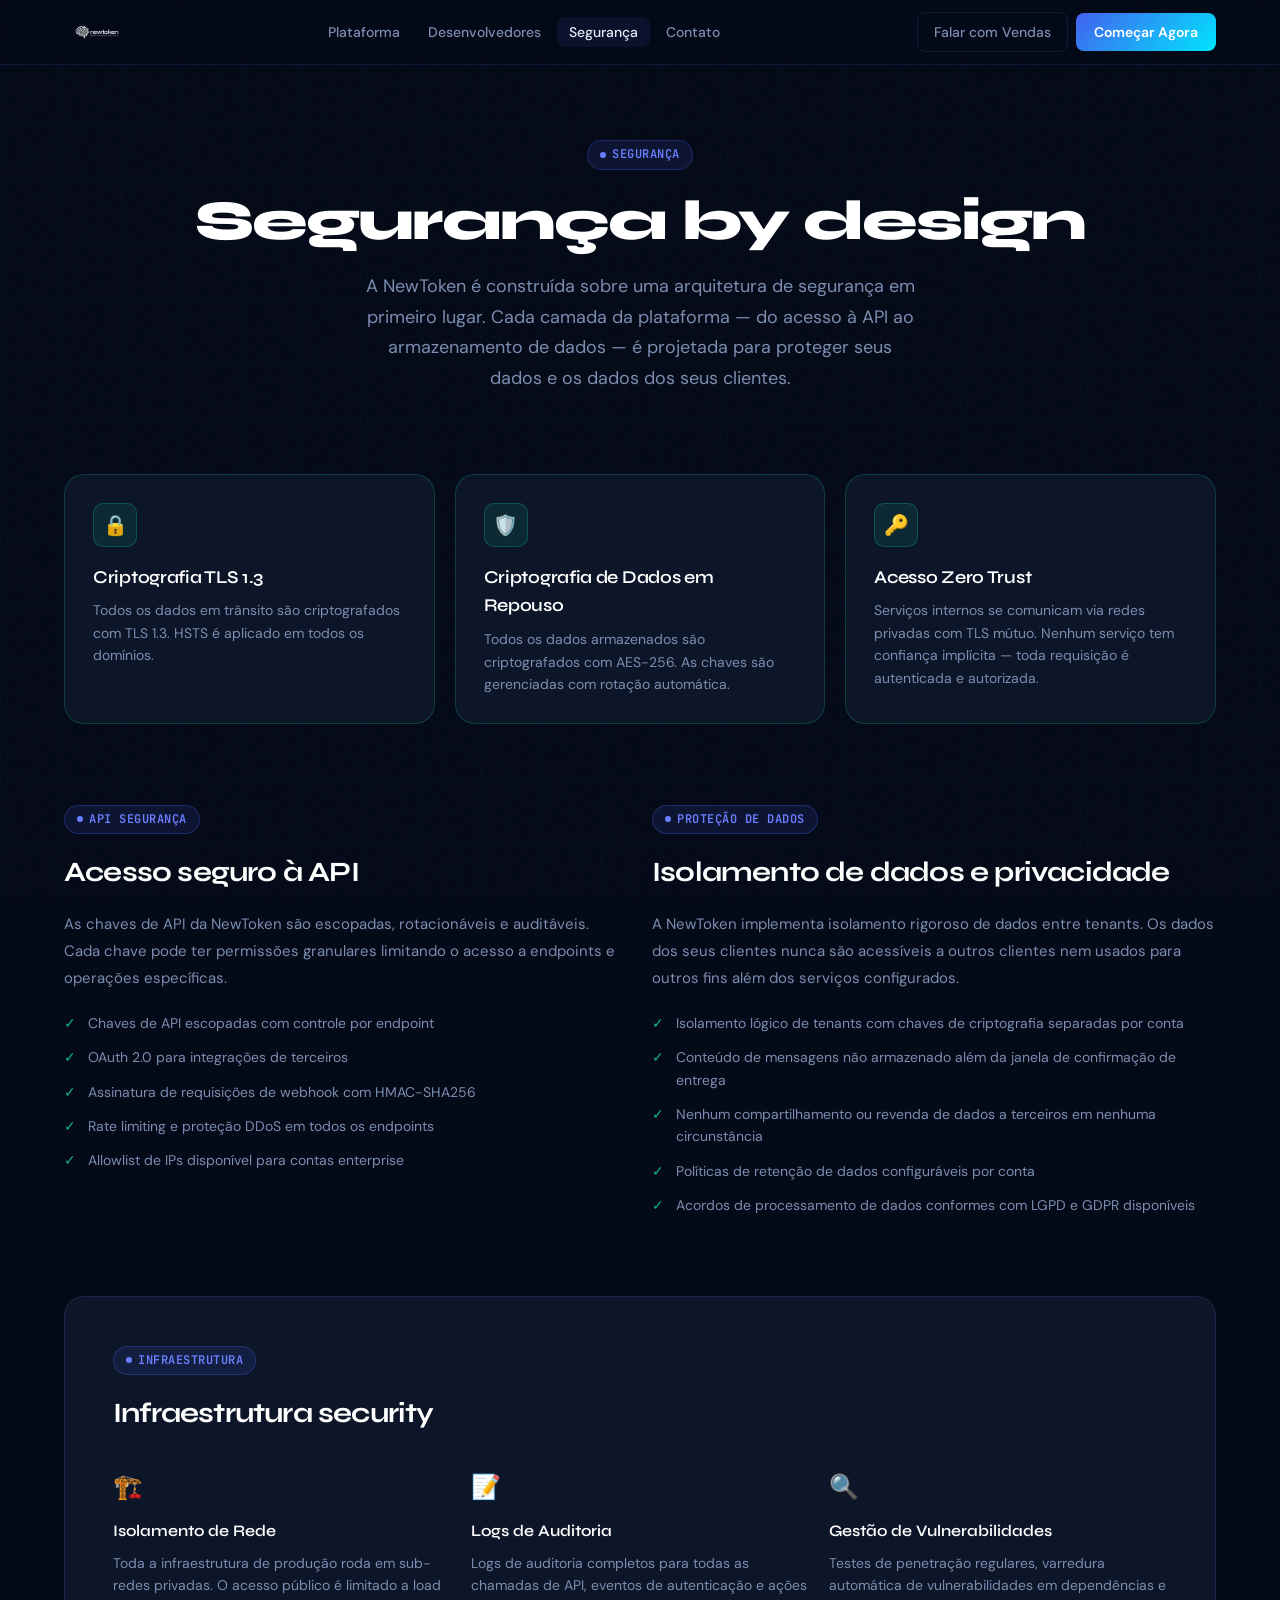
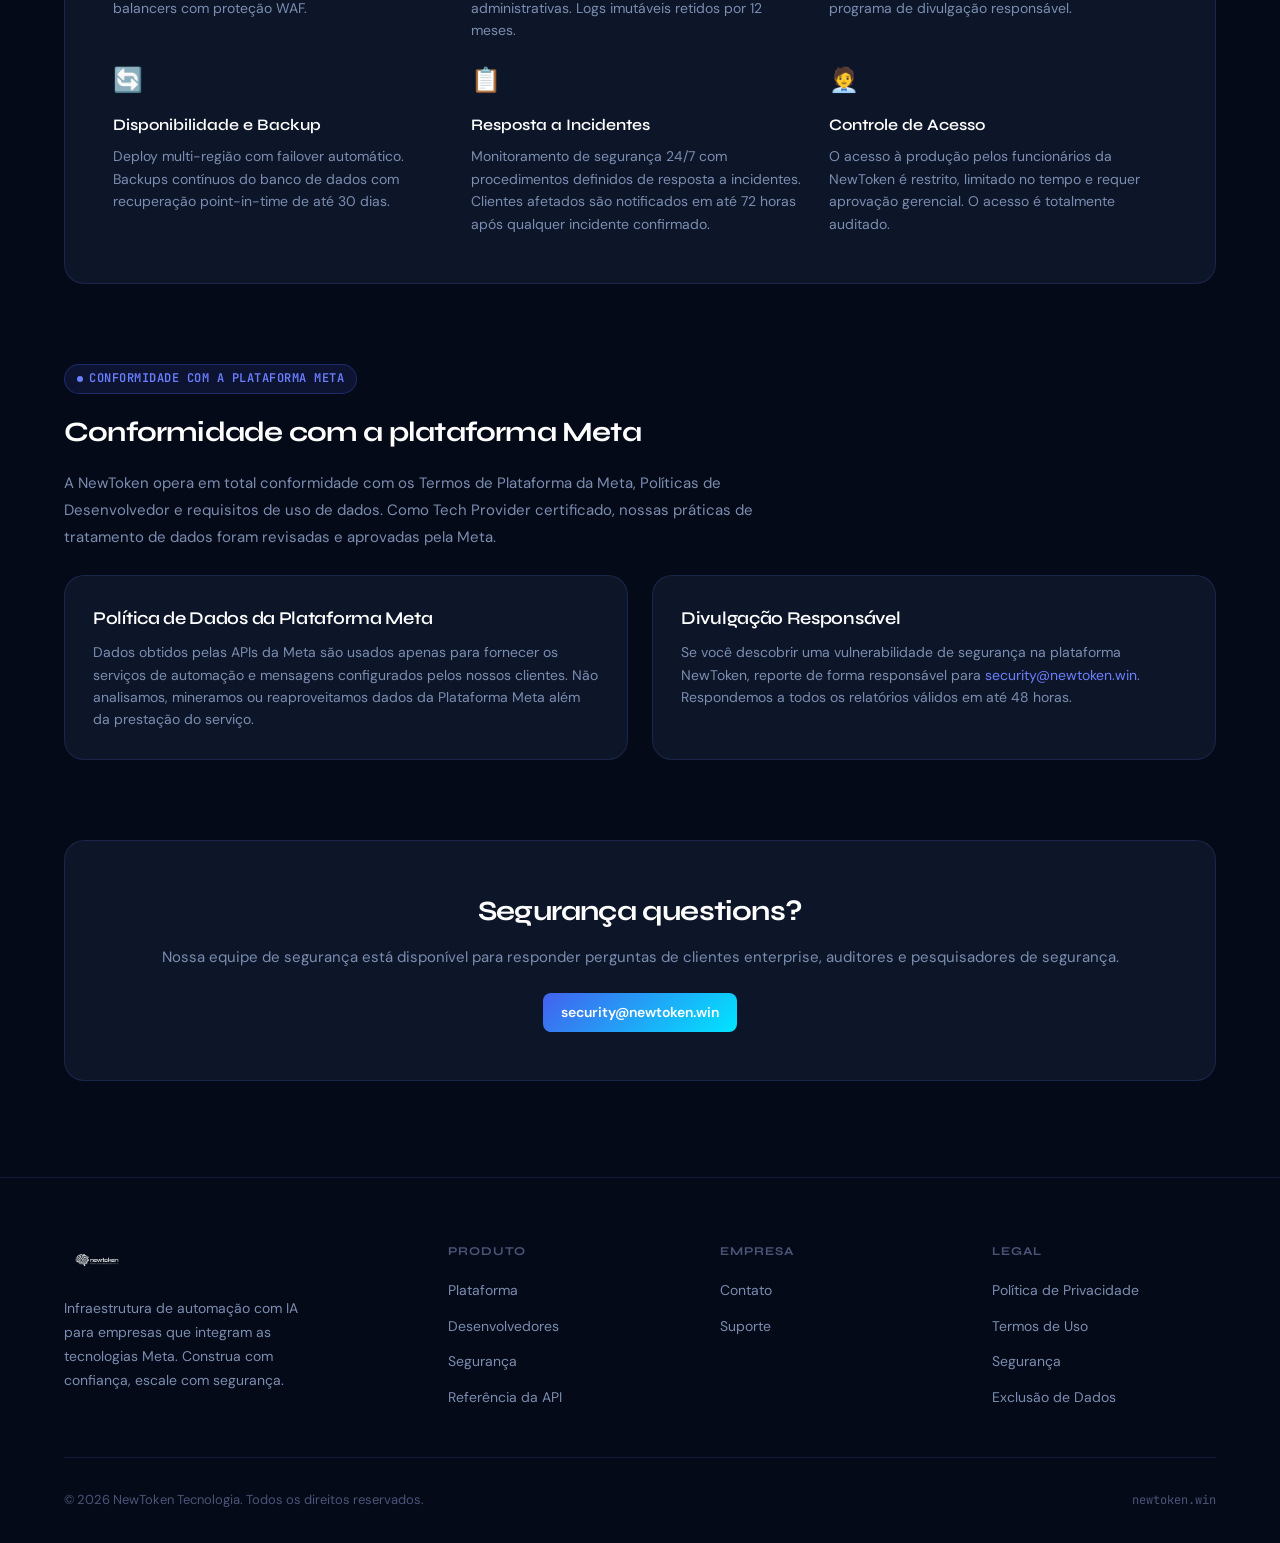
<file: security.html>
<!DOCTYPE html>
<html lang="pt-BR">
<head>
  <meta charset="UTF-8">
  <meta name="viewport" content="width=device-width, initial-scale=1.0">
  <meta name="description" content="NewToken Segurança — Enterprise-grade security practices, encryption standards, data protection, and compliance for the NewToken AI automation platform.">
  <meta name="robots" content="index, follow">
  <title>Segurança — NewToken</title>
  <link rel="stylesheet" href="styles.css">
</head>
<body>
  <div id="nav-root"></div>

  <main>
    <section class="page-hero">
      <div class="container">
        <div class="badge"><span class="badge-dot"></span>Segurança</div>
        <h1>Segurança by design</h1>
        <p>A NewToken é construída sobre uma arquitetura de segurança em primeiro lugar. Cada camada da plataforma — do acesso à API ao armazenamento de dados — é projetada para proteger seus dados e os dados dos seus clientes.</p>
      </div>
    </section>

    <section class="section" style="padding-top:0;">
      <div class="container">

        <!-- SECURITY SUMMARY CARDS -->
        <div class="grid-3" style="margin-bottom:80px;">
          <div class="card" style="border-color:rgba(16,185,129,0.25);">
            <div class="card-icon" style="background:rgba(16,185,129,0.12);border-color:rgba(16,185,129,0.3);">🔒</div>
            <h3>Criptografia TLS 1.3</h3>
            <p>Todos os dados em trânsito são criptografados com TLS 1.3. HSTS é aplicado em todos os domínios.</p>
          </div>
          <div class="card" style="border-color:rgba(16,185,129,0.25);">
            <div class="card-icon" style="background:rgba(16,185,129,0.12);border-color:rgba(16,185,129,0.3);">🛡️</div>
            <h3>Criptografia de Dados em Repouso</h3>
            <p>Todos os dados armazenados são criptografados com AES-256. As chaves são gerenciadas com rotação automática.</p>
          </div>
          <div class="card" style="border-color:rgba(16,185,129,0.25);">
            <div class="card-icon" style="background:rgba(16,185,129,0.12);border-color:rgba(16,185,129,0.3);">🔑</div>
            <h3>Acesso Zero Trust</h3>
            <p>Serviços internos se comunicam via redes privadas com TLS mútuo. Nenhum serviço tem confiança implícita — toda requisição é autenticada e autorizada.</p>
          </div>
        </div>

        <!-- SECURITY PRACTICES -->
        <div class="grid-2" style="margin-bottom:80px;">
          <div>
            <div class="badge" style="margin-bottom:16px;"><span class="badge-dot"></span>API Segurança</div>
            <h2 style="font-family:var(--font-heading);font-size:28px;font-weight:700;color:white;letter-spacing:-0.8px;margin-bottom:16px;">Acesso seguro à API</h2>
            <p style="color:var(--text-muted);font-size:15px;line-height:1.8;margin-bottom:20px;">
              As chaves de API da NewToken são escopadas, rotacionáveis e auditáveis. Cada chave pode ter permissões granulares limitando o acesso a endpoints e operações específicas.
            </p>
            <ul style="list-style:none;display:flex;flex-direction:column;gap:12px;">
              <li style="display:flex;gap:12px;align-items:flex-start;color:var(--text-muted);font-size:14px;">
                <span style="color:var(--emerald);flex-shrink:0;">✓</span>
                Chaves de API escopadas com controle por endpoint
              </li>
              <li style="display:flex;gap:12px;align-items:flex-start;color:var(--text-muted);font-size:14px;">
                <span style="color:var(--emerald);flex-shrink:0;">✓</span>
                OAuth 2.0 para integrações de terceiros
              </li>
              <li style="display:flex;gap:12px;align-items:flex-start;color:var(--text-muted);font-size:14px;">
                <span style="color:var(--emerald);flex-shrink:0;">✓</span>
                Assinatura de requisições de webhook com HMAC-SHA256
              </li>
              <li style="display:flex;gap:12px;align-items:flex-start;color:var(--text-muted);font-size:14px;">
                <span style="color:var(--emerald);flex-shrink:0;">✓</span>
                Rate limiting e proteção DDoS em todos os endpoints
              </li>
              <li style="display:flex;gap:12px;align-items:flex-start;color:var(--text-muted);font-size:14px;">
                <span style="color:var(--emerald);flex-shrink:0;">✓</span>
                Allowlist de IPs disponível para contas enterprise
              </li>
            </ul>
          </div>
          <div>
            <div class="badge" style="margin-bottom:16px;"><span class="badge-dot"></span>Proteção de Dados</div>
            <h2 style="font-family:var(--font-heading);font-size:28px;font-weight:700;color:white;letter-spacing:-0.8px;margin-bottom:16px;">Isolamento de dados e privacidade</h2>
            <p style="color:var(--text-muted);font-size:15px;line-height:1.8;margin-bottom:20px;">
              A NewToken implementa isolamento rigoroso de dados entre tenants. Os dados dos seus clientes nunca são acessíveis a outros clientes nem usados para outros fins além dos serviços configurados.
            </p>
            <ul style="list-style:none;display:flex;flex-direction:column;gap:12px;">
              <li style="display:flex;gap:12px;align-items:flex-start;color:var(--text-muted);font-size:14px;">
                <span style="color:var(--emerald);flex-shrink:0;">✓</span>
                Isolamento lógico de tenants com chaves de criptografia separadas por conta
              </li>
              <li style="display:flex;gap:12px;align-items:flex-start;color:var(--text-muted);font-size:14px;">
                <span style="color:var(--emerald);flex-shrink:0;">✓</span>
                Conteúdo de mensagens não armazenado além da janela de confirmação de entrega
              </li>
              <li style="display:flex;gap:12px;align-items:flex-start;color:var(--text-muted);font-size:14px;">
                <span style="color:var(--emerald);flex-shrink:0;">✓</span>
                Nenhum compartilhamento ou revenda de dados a terceiros em nenhuma circunstância
              </li>
              <li style="display:flex;gap:12px;align-items:flex-start;color:var(--text-muted);font-size:14px;">
                <span style="color:var(--emerald);flex-shrink:0;">✓</span>
                Políticas de retenção de dados configuráveis por conta
              </li>
              <li style="display:flex;gap:12px;align-items:flex-start;color:var(--text-muted);font-size:14px;">
                <span style="color:var(--emerald);flex-shrink:0;">✓</span>
                Acordos de processamento de dados conformes com LGPD e GDPR disponíveis
              </li>
            </ul>
          </div>
        </div>

        <!-- INFRASTRUCTURE SECURITY -->
        <div style="background:var(--bg-card);border:1px solid var(--border);border-radius:var(--radius-lg);padding:48px;margin-bottom:80px;">
          <div class="badge" style="margin-bottom:16px;"><span class="badge-dot"></span>Infraestrutura</div>
          <h2 style="font-family:var(--font-heading);font-size:28px;font-weight:700;color:white;letter-spacing:-0.8px;margin-bottom:32px;">Infraestrutura security</h2>
          <div class="grid-3">
            <div>
              <div style="font-size:24px;margin-bottom:12px;">🏗️</div>
              <h3 style="font-family:var(--font-heading);font-size:16px;font-weight:600;color:white;margin-bottom:8px;">Isolamento de Rede</h3>
              <p style="color:var(--text-muted);font-size:14px;line-height:1.6;">Toda a infraestrutura de produção roda em sub-redes privadas. O acesso público é limitado a load balancers com proteção WAF.</p>
            </div>
            <div>
              <div style="font-size:24px;margin-bottom:12px;">📝</div>
              <h3 style="font-family:var(--font-heading);font-size:16px;font-weight:600;color:white;margin-bottom:8px;">Logs de Auditoria</h3>
              <p style="color:var(--text-muted);font-size:14px;line-height:1.6;">Logs de auditoria completos para todas as chamadas de API, eventos de autenticação e ações administrativas. Logs imutáveis retidos por 12 meses.</p>
            </div>
            <div>
              <div style="font-size:24px;margin-bottom:12px;">🔍</div>
              <h3 style="font-family:var(--font-heading);font-size:16px;font-weight:600;color:white;margin-bottom:8px;">Gestão de Vulnerabilidades</h3>
              <p style="color:var(--text-muted);font-size:14px;line-height:1.6;">Testes de penetração regulares, varredura automática de vulnerabilidades em dependências e programa de divulgação responsável.</p>
            </div>
            <div>
              <div style="font-size:24px;margin-bottom:12px;">🔄</div>
              <h3 style="font-family:var(--font-heading);font-size:16px;font-weight:600;color:white;margin-bottom:8px;">Disponibilidade e Backup</h3>
              <p style="color:var(--text-muted);font-size:14px;line-height:1.6;">Deploy multi-região com failover automático. Backups contínuos do banco de dados com recuperação point-in-time de até 30 dias.</p>
            </div>
            <div>
              <div style="font-size:24px;margin-bottom:12px;">📋</div>
              <h3 style="font-family:var(--font-heading);font-size:16px;font-weight:600;color:white;margin-bottom:8px;">Resposta a Incidentes</h3>
              <p style="color:var(--text-muted);font-size:14px;line-height:1.6;">Monitoramento de segurança 24/7 com procedimentos definidos de resposta a incidentes. Clientes afetados são notificados em até 72 horas após qualquer incidente confirmado.</p>
            </div>
            <div>
              <div style="font-size:24px;margin-bottom:12px;">🧑‍💼</div>
              <h3 style="font-family:var(--font-heading);font-size:16px;font-weight:600;color:white;margin-bottom:8px;">Controle de Acesso</h3>
              <p style="color:var(--text-muted);font-size:14px;line-height:1.6;">O acesso à produção pelos funcionários da NewToken é restrito, limitado no tempo e requer aprovação gerencial. O acesso é totalmente auditado.</p>
            </div>
          </div>
        </div>

        <!-- META COMPLIANCE -->
        <div style="margin-bottom:80px;">
          <div class="badge" style="margin-bottom:16px;"><span class="badge-dot"></span>Conformidade com a Plataforma Meta</div>
          <h2 style="font-family:var(--font-heading);font-size:28px;font-weight:700;color:white;letter-spacing:-0.8px;margin-bottom:16px;">Conformidade com a plataforma Meta</h2>
          <p style="color:var(--text-muted);font-size:15px;line-height:1.8;margin-bottom:24px;max-width:700px;">
            A NewToken opera em total conformidade com os Termos de Plataforma da Meta, Políticas de Desenvolvedor e requisitos de uso de dados. Como Tech Provider certificado, nossas práticas de tratamento de dados foram revisadas e aprovadas pela Meta.
          </p>
          <div class="grid-2">
            <div class="card">
              <h3>Política de Dados da Plataforma Meta</h3>
              <p>Dados obtidos pelas APIs da Meta são usados apenas para fornecer os serviços de automação e mensagens configurados pelos nossos clientes. Não analisamos, mineramos ou reaproveitamos dados da Plataforma Meta além da prestação do serviço.</p>
            </div>
            <div class="card">
              <h3>Divulgação Responsável</h3>
              <p>Se você descobrir uma vulnerabilidade de segurança na plataforma NewToken, reporte de forma responsável para <a href="mailto:security@newtoken.win" style="color:var(--indigo-light);text-decoration:none;">security@newtoken.win</a>. Respondemos a todos os relatórios válidos em até 48 horas.</p>
            </div>
          </div>
        </div>

        <!-- CONTACT -->
        <div style="text-align:center;padding:48px;background:var(--bg-card);border:1px solid var(--border);border-radius:var(--radius-lg);">
          <h2 style="font-family:var(--font-heading);font-size:28px;font-weight:700;color:white;letter-spacing:-0.8px;margin-bottom:12px;">Segurança questions?</h2>
          <p style="color:var(--text-muted);font-size:15px;margin-bottom:24px;">Nossa equipe de segurança está disponível para responder perguntas de clientes enterprise, auditores e pesquisadores de segurança.</p>
          <a href="mailto:security@newtoken.win" class="btn-primary">security@newtoken.win</a>
        </div>

      </div>
    </section>
  </main>

  <div id="footer-root"></div>
  <script src="shared.js"></script>
</body>
</html>
</file>
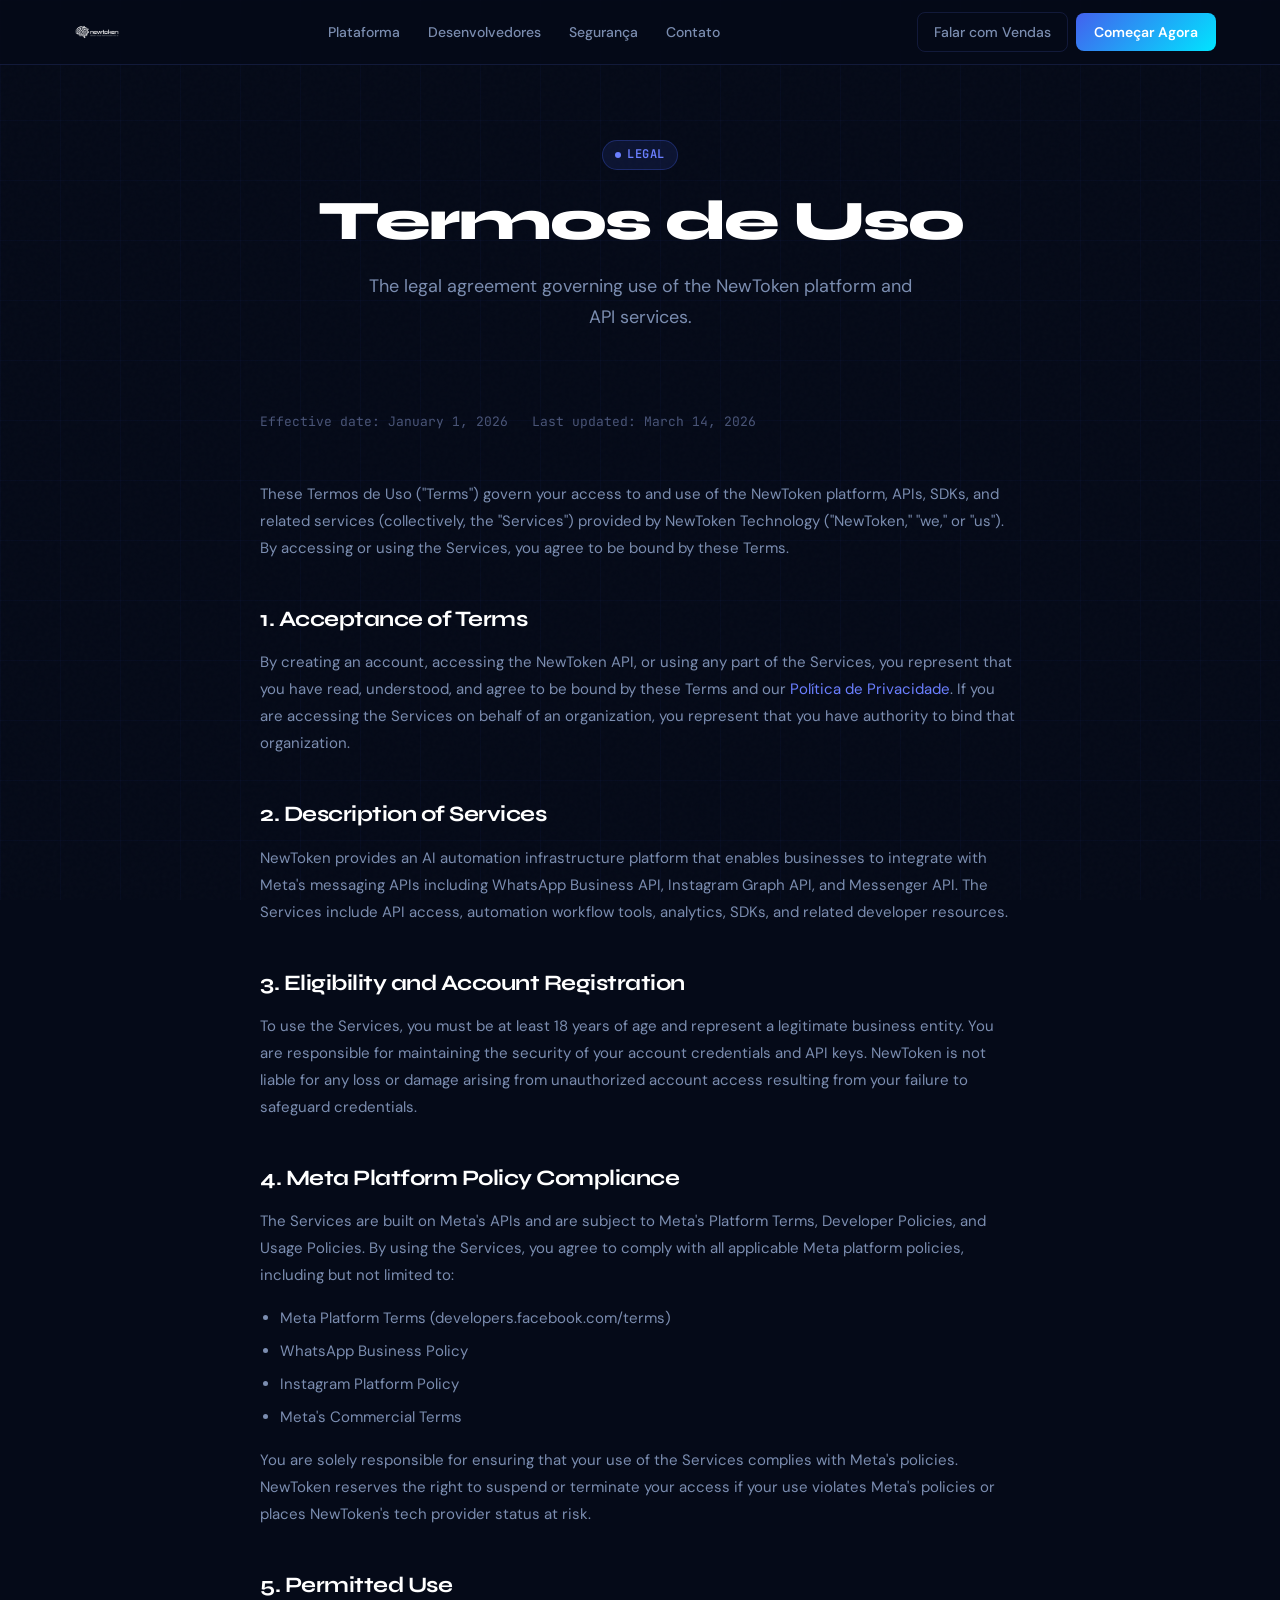
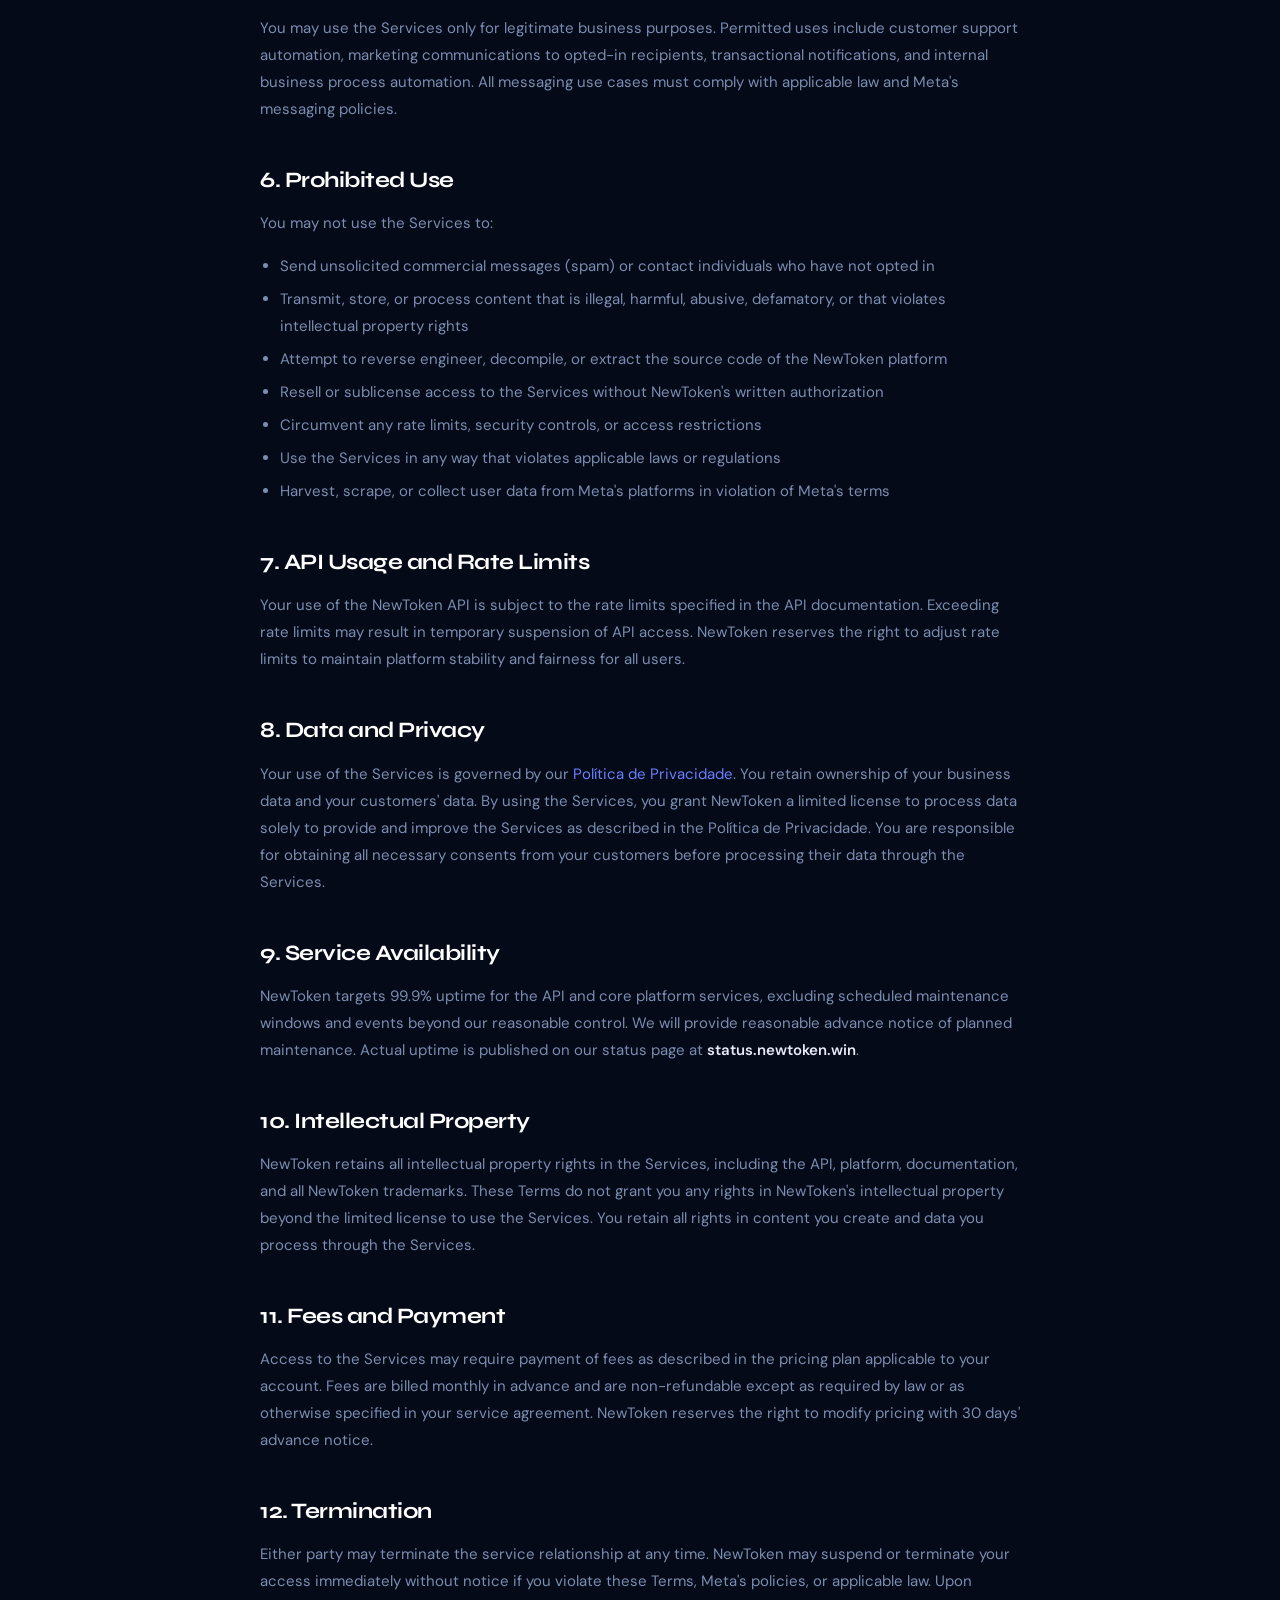
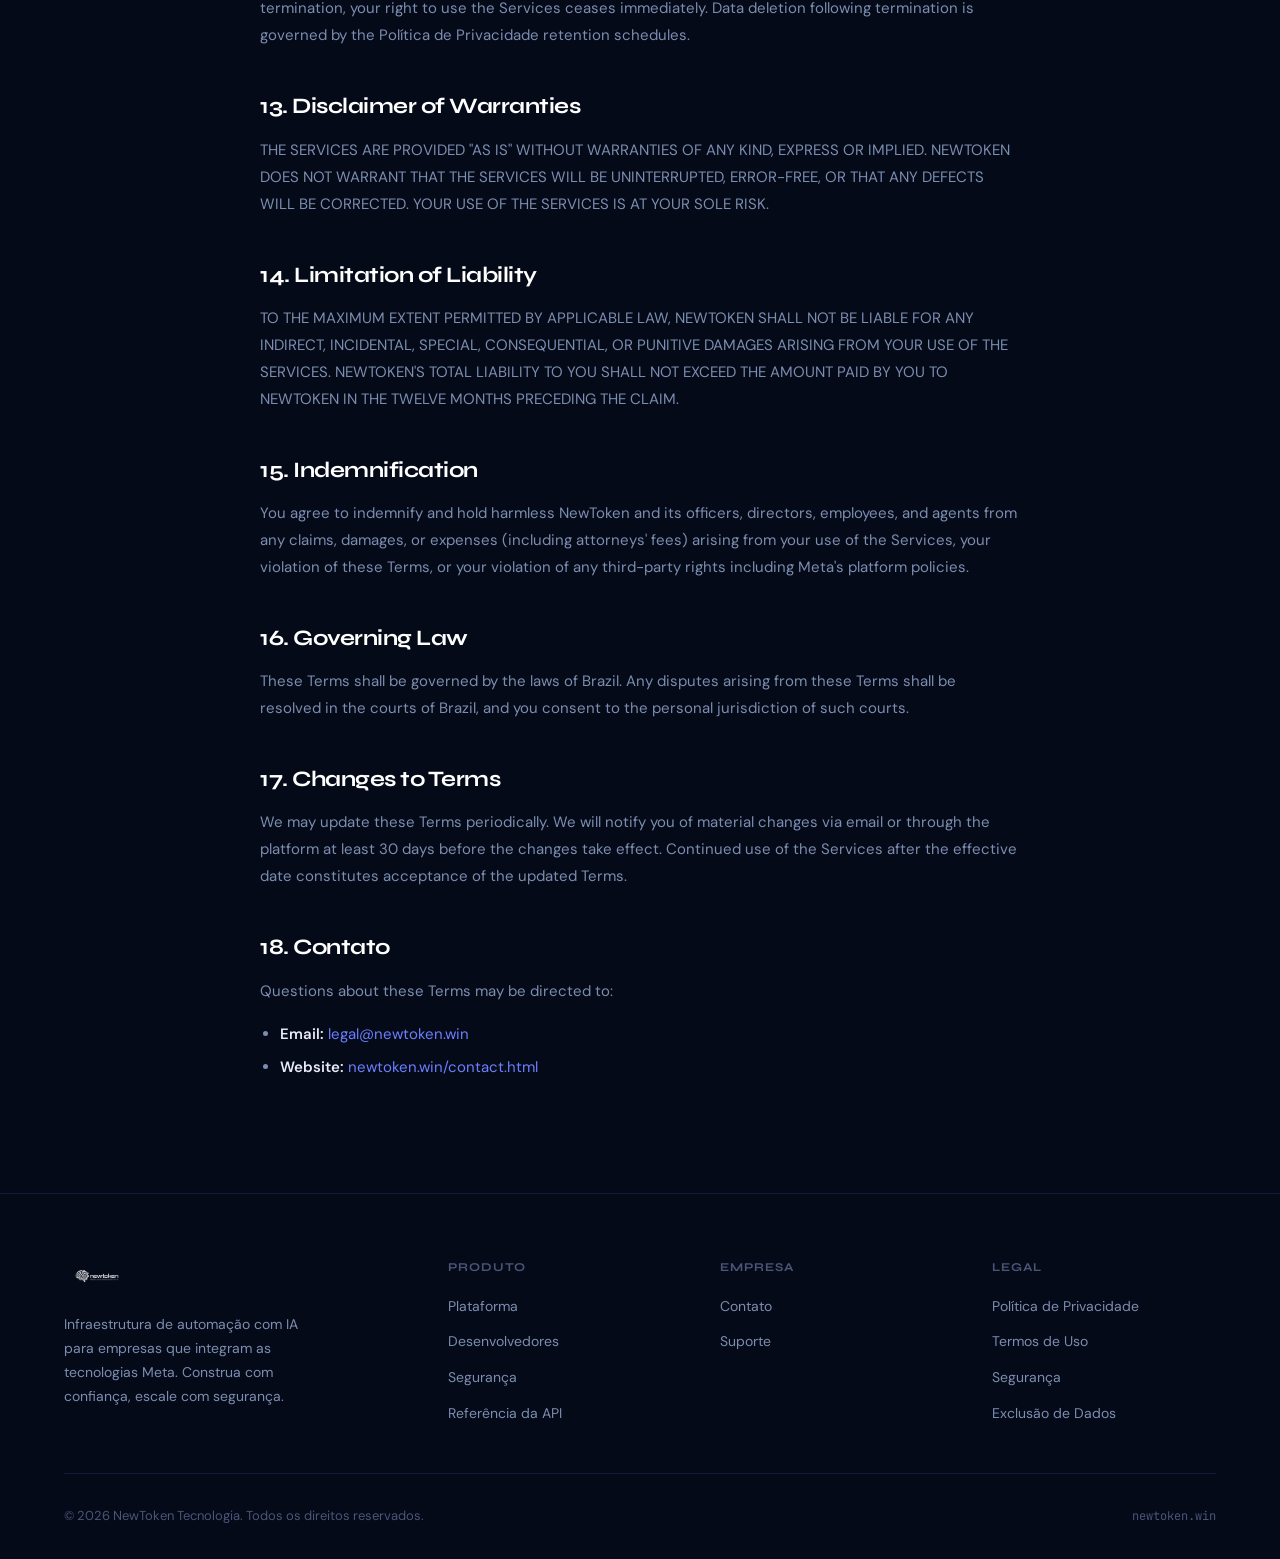
<file: terms.html>
<!DOCTYPE html>
<html lang="pt-BR">
<head>
  <meta charset="UTF-8">
  <meta name="viewport" content="width=device-width, initial-scale=1.0">
  <meta name="description" content="NewToken Termos de Uso — Legal terms governing use of the NewToken AI automation platform and API services.">
  <meta name="robots" content="index, follow">
  <title>Termos de Uso — NewToken</title>
  <link rel="stylesheet" href="styles.css">
</head>
<body>
  <div id="nav-root"></div>

  <main>
    <section class="page-hero">
      <div class="container">
        <div class="badge"><span class="badge-dot"></span>Legal</div>
        <h1>Termos de Uso</h1>
        <p>The legal agreement governing use of the NewToken platform and API services.</p>
      </div>
    </section>

    <div class="container">
      <div class="prose">
        <div class="prose-meta">
          <span>Effective date: January 1, 2026</span>
          <span>Last updated: March 14, 2026</span>
        </div>

        <p>These Termos de Uso ("Terms") govern your access to and use of the NewToken platform, APIs, SDKs, and related services (collectively, the "Services") provided by NewToken Technology ("NewToken," "we," or "us"). By accessing or using the Services, you agree to be bound by these Terms.</p>

        <h2>1. Acceptance of Terms</h2>
        <p>By creating an account, accessing the NewToken API, or using any part of the Services, you represent that you have read, understood, and agree to be bound by these Terms and our <a href="privacy.html">Política de Privacidade</a>. If you are accessing the Services on behalf of an organization, you represent that you have authority to bind that organization.</p>

        <h2>2. Description of Services</h2>
        <p>NewToken provides an AI automation infrastructure platform that enables businesses to integrate with Meta's messaging APIs including WhatsApp Business API, Instagram Graph API, and Messenger API. The Services include API access, automation workflow tools, analytics, SDKs, and related developer resources.</p>

        <h2>3. Eligibility and Account Registration</h2>
        <p>To use the Services, you must be at least 18 years of age and represent a legitimate business entity. You are responsible for maintaining the security of your account credentials and API keys. NewToken is not liable for any loss or damage arising from unauthorized account access resulting from your failure to safeguard credentials.</p>

        <h2>4. Meta Platform Policy Compliance</h2>
        <p>The Services are built on Meta's APIs and are subject to Meta's Platform Terms, Developer Policies, and Usage Policies. By using the Services, you agree to comply with all applicable Meta platform policies, including but not limited to:</p>
        <ul>
          <li>Meta Platform Terms (developers.facebook.com/terms)</li>
          <li>WhatsApp Business Policy</li>
          <li>Instagram Platform Policy</li>
          <li>Meta's Commercial Terms</li>
        </ul>
        <p>You are solely responsible for ensuring that your use of the Services complies with Meta's policies. NewToken reserves the right to suspend or terminate your access if your use violates Meta's policies or places NewToken's tech provider status at risk.</p>

        <h2>5. Permitted Use</h2>
        <p>You may use the Services only for legitimate business purposes. Permitted uses include customer support automation, marketing communications to opted-in recipients, transactional notifications, and internal business process automation. All messaging use cases must comply with applicable law and Meta's messaging policies.</p>

        <h2>6. Prohibited Use</h2>
        <p>You may not use the Services to:</p>
        <ul>
          <li>Send unsolicited commercial messages (spam) or contact individuals who have not opted in</li>
          <li>Transmit, store, or process content that is illegal, harmful, abusive, defamatory, or that violates intellectual property rights</li>
          <li>Attempt to reverse engineer, decompile, or extract the source code of the NewToken platform</li>
          <li>Resell or sublicense access to the Services without NewToken's written authorization</li>
          <li>Circumvent any rate limits, security controls, or access restrictions</li>
          <li>Use the Services in any way that violates applicable laws or regulations</li>
          <li>Harvest, scrape, or collect user data from Meta's platforms in violation of Meta's terms</li>
        </ul>

        <h2>7. API Usage and Rate Limits</h2>
        <p>Your use of the NewToken API is subject to the rate limits specified in the API documentation. Exceeding rate limits may result in temporary suspension of API access. NewToken reserves the right to adjust rate limits to maintain platform stability and fairness for all users.</p>

        <h2>8. Data and Privacy</h2>
        <p>Your use of the Services is governed by our <a href="privacy.html">Política de Privacidade</a>. You retain ownership of your business data and your customers' data. By using the Services, you grant NewToken a limited license to process data solely to provide and improve the Services as described in the Política de Privacidade. You are responsible for obtaining all necessary consents from your customers before processing their data through the Services.</p>

        <h2>9. Service Availability</h2>
        <p>NewToken targets 99.9% uptime for the API and core platform services, excluding scheduled maintenance windows and events beyond our reasonable control. We will provide reasonable advance notice of planned maintenance. Actual uptime is published on our status page at <strong>status.newtoken.win</strong>.</p>

        <h2>10. Intellectual Property</h2>
        <p>NewToken retains all intellectual property rights in the Services, including the API, platform, documentation, and all NewToken trademarks. These Terms do not grant you any rights in NewToken's intellectual property beyond the limited license to use the Services. You retain all rights in content you create and data you process through the Services.</p>

        <h2>11. Fees and Payment</h2>
        <p>Access to the Services may require payment of fees as described in the pricing plan applicable to your account. Fees are billed monthly in advance and are non-refundable except as required by law or as otherwise specified in your service agreement. NewToken reserves the right to modify pricing with 30 days' advance notice.</p>

        <h2>12. Termination</h2>
        <p>Either party may terminate the service relationship at any time. NewToken may suspend or terminate your access immediately without notice if you violate these Terms, Meta's policies, or applicable law. Upon termination, your right to use the Services ceases immediately. Data deletion following termination is governed by the Política de Privacidade retention schedules.</p>

        <h2>13. Disclaimer of Warranties</h2>
        <p>THE SERVICES ARE PROVIDED "AS IS" WITHOUT WARRANTIES OF ANY KIND, EXPRESS OR IMPLIED. NEWTOKEN DOES NOT WARRANT THAT THE SERVICES WILL BE UNINTERRUPTED, ERROR-FREE, OR THAT ANY DEFECTS WILL BE CORRECTED. YOUR USE OF THE SERVICES IS AT YOUR SOLE RISK.</p>

        <h2>14. Limitation of Liability</h2>
        <p>TO THE MAXIMUM EXTENT PERMITTED BY APPLICABLE LAW, NEWTOKEN SHALL NOT BE LIABLE FOR ANY INDIRECT, INCIDENTAL, SPECIAL, CONSEQUENTIAL, OR PUNITIVE DAMAGES ARISING FROM YOUR USE OF THE SERVICES. NEWTOKEN'S TOTAL LIABILITY TO YOU SHALL NOT EXCEED THE AMOUNT PAID BY YOU TO NEWTOKEN IN THE TWELVE MONTHS PRECEDING THE CLAIM.</p>

        <h2>15. Indemnification</h2>
        <p>You agree to indemnify and hold harmless NewToken and its officers, directors, employees, and agents from any claims, damages, or expenses (including attorneys' fees) arising from your use of the Services, your violation of these Terms, or your violation of any third-party rights including Meta's platform policies.</p>

        <h2>16. Governing Law</h2>
        <p>These Terms shall be governed by the laws of Brazil. Any disputes arising from these Terms shall be resolved in the courts of Brazil, and you consent to the personal jurisdiction of such courts.</p>

        <h2>17. Changes to Terms</h2>
        <p>We may update these Terms periodically. We will notify you of material changes via email or through the platform at least 30 days before the changes take effect. Continued use of the Services after the effective date constitutes acceptance of the updated Terms.</p>

        <h2>18. Contato</h2>
        <p>Questions about these Terms may be directed to:</p>
        <ul>
          <li><strong>Email:</strong> <a href="mailto:legal@newtoken.win">legal@newtoken.win</a></li>
          <li><strong>Website:</strong> <a href="contact.html">newtoken.win/contact.html</a></li>
        </ul>
      </div>
    </div>
  </main>

  <div id="footer-root"></div>
  <script src="shared.js"></script>
</body>
</html>
</file>
<file: styles.css>
@import url('https://fonts.googleapis.com/css2?family=Syne:wght@400;500;600;700;800&family=DM+Sans:ital,opsz,wght@0,9..40,300;0,9..40,400;0,9..40,500;0,9..40,600;1,9..40,400&family=JetBrains+Mono:wght@400;500;600&display=swap');

:root {
  --bg: #050a18;
  --bg-2: #080f22;
  --bg-card: #0d1629;
  --border: rgba(99, 120, 255, 0.15);
  --border-bright: rgba(99, 120, 255, 0.35);
  --indigo: #4361ee;
  --indigo-light: #6b7fff;
  --cyan: #00e5ff;
  --emerald: #10b981;
  --red: #ef4444;
  --text: #e8eaf6;
  --text-muted: #7b8db0;
  --text-dim: #4a5578;
  --gradient: linear-gradient(135deg, #4361ee, #00e5ff);
  --font-heading: 'Syne', sans-serif;
  --font-body: 'DM Sans', sans-serif;
  --font-mono: 'JetBrains Mono', monospace;
  --radius: 12px;
  --radius-lg: 20px;
  --max-w: 1200px;
  --transition: 0.2s ease;
}

*, *::before, *::after { box-sizing: border-box; margin: 0; padding: 0; }

html { scroll-behavior: smooth; }

body {
  font-family: var(--font-body);
  background: var(--bg);
  color: var(--text);
  line-height: 1.6;
  font-size: 16px;
  overflow-x: hidden;
}

/* ─── GRID BACKGROUND ─── */
body::before {
  content: '';
  position: fixed;
  inset: 0;
  background-image:
    linear-gradient(rgba(67,97,238,0.04) 1px, transparent 1px),
    linear-gradient(90deg, rgba(67,97,238,0.04) 1px, transparent 1px);
  background-size: 60px 60px;
  pointer-events: none;
  z-index: 0;
}

/* ─── NOISE OVERLAY ─── */
body::after {
  content: '';
  position: fixed;
  inset: 0;
  opacity: 0.018;
  background-image: url("data:image/svg+xml,%3Csvg viewBox='0 0 256 256' xmlns='http://www.w3.org/2000/svg'%3E%3Cfilter id='noise'%3E%3CfeTurbulence type='fractalNoise' baseFrequency='0.9' numOctaves='4' stitchTiles='stitch'/%3E%3C/filter%3E%3Crect width='100%25' height='100%25' filter='url(%23noise)'/%3E%3C/svg%3E");
  pointer-events: none;
  z-index: 0;
}

/* ─── NAVBAR ─── */
.nav {
  position: fixed;
  top: 0;
  left: 0;
  right: 0;
  z-index: 100;
  backdrop-filter: blur(20px);
  -webkit-backdrop-filter: blur(20px);
  background: rgba(5, 10, 24, 0.85);
  border-bottom: 1px solid var(--border);
}

.nav-inner {
  max-width: var(--max-w);
  margin: 0 auto;
  padding: 0 24px;
  height: 64px;
  display: flex;
  align-items: center;
  justify-content: space-between;
  gap: 32px;
}

.nav-logo {
  display: flex;
  align-items: center;
  gap: 10px;
  text-decoration: none;
  flex-shrink: 0;
}

.nav-logo-img {
  height: 36px;
  width: auto;
  object-fit: contain;
  filter: brightness(0) invert(1);
}

.nav-links {
  display: flex;
  align-items: center;
  gap: 4px;
  list-style: none;
}

.nav-links a {
  color: var(--text-muted);
  text-decoration: none;
  font-size: 14px;
  font-weight: 500;
  padding: 6px 12px;
  border-radius: 8px;
  transition: var(--transition);
}

.nav-links a:hover, .nav-links a.active {
  color: var(--text);
  background: rgba(67,97,238,0.1);
}

.nav-cta {
  display: flex;
  align-items: center;
  gap: 8px;
  flex-shrink: 0;
}

.btn-ghost {
  color: var(--text-muted);
  text-decoration: none;
  font-size: 14px;
  font-weight: 500;
  padding: 8px 16px;
  border-radius: 8px;
  border: 1px solid var(--border);
  transition: var(--transition);
}

.btn-ghost:hover {
  color: var(--text);
  border-color: var(--border-bright);
}

.btn-primary {
  background: var(--gradient);
  color: white;
  text-decoration: none;
  font-size: 14px;
  font-weight: 600;
  padding: 8px 18px;
  border-radius: 8px;
  transition: var(--transition);
  border: none;
  cursor: pointer;
  font-family: var(--font-body);
  display: inline-flex;
  align-items: center;
  gap: 6px;
}

.btn-primary:hover {
  opacity: 0.88;
  transform: translateY(-1px);
}

.btn-outline {
  background: transparent;
  color: var(--text);
  text-decoration: none;
  font-size: 14px;
  font-weight: 600;
  padding: 8px 18px;
  border-radius: 8px;
  border: 1px solid var(--border-bright);
  transition: var(--transition);
  cursor: pointer;
  font-family: var(--font-body);
  display: inline-flex;
  align-items: center;
  gap: 6px;
}

.btn-outline:hover {
  background: rgba(67,97,238,0.08);
  border-color: var(--indigo);
}

/* ─── LAYOUT ─── */
.container {
  max-width: var(--max-w);
  margin: 0 auto;
  padding: 0 24px;
  position: relative;
  z-index: 1;
}

.section {
  padding: 96px 0;
}

.section-sm {
  padding: 64px 0;
}

/* ─── BADGE ─── */
.badge {
  display: inline-flex;
  align-items: center;
  gap: 6px;
  background: rgba(67,97,238,0.12);
  border: 1px solid rgba(67,97,238,0.3);
  color: var(--indigo-light);
  font-size: 12px;
  font-weight: 600;
  padding: 4px 12px;
  border-radius: 100px;
  letter-spacing: 0.5px;
  text-transform: uppercase;
  font-family: var(--font-mono);
  margin-bottom: 20px;
}

.badge-dot {
  width: 6px;
  height: 6px;
  border-radius: 50%;
  background: var(--indigo-light);
  animation: pulse-dot 2s ease infinite;
}

@keyframes pulse-dot {
  0%, 100% { opacity: 1; transform: scale(1); }
  50% { opacity: 0.5; transform: scale(1.3); }
}

/* ─── SECTION HEADER ─── */
.section-header {
  text-align: center;
  max-width: 640px;
  margin: 0 auto 64px;
}

.section-header h2 {
  font-family: var(--font-heading);
  font-size: clamp(28px, 4vw, 42px);
  font-weight: 700;
  color: white;
  letter-spacing: -1px;
  line-height: 1.15;
  margin-bottom: 16px;
}

.section-header p {
  color: var(--text-muted);
  font-size: 17px;
  line-height: 1.7;
}

/* ─── CARDS ─── */
.card {
  background: var(--bg-card);
  border: 1px solid var(--border);
  border-radius: var(--radius-lg);
  padding: 28px;
  transition: var(--transition);
}

.card:hover {
  border-color: var(--border-bright);
  transform: translateY(-2px);
  box-shadow: 0 12px 48px rgba(67,97,238,0.1);
}

.card-icon {
  width: 44px;
  height: 44px;
  border-radius: 10px;
  background: rgba(67,97,238,0.12);
  border: 1px solid rgba(67,97,238,0.2);
  display: flex;
  align-items: center;
  justify-content: center;
  margin-bottom: 16px;
  font-size: 20px;
}

.card h3 {
  font-family: var(--font-heading);
  font-size: 18px;
  font-weight: 600;
  color: white;
  margin-bottom: 8px;
  letter-spacing: -0.3px;
}

.card p {
  color: var(--text-muted);
  font-size: 14px;
  line-height: 1.6;
}

/* ─── GRID LAYOUTS ─── */
.grid-3 {
  display: grid;
  grid-template-columns: repeat(auto-fit, minmax(280px, 1fr));
  gap: 20px;
}

.grid-2 {
  display: grid;
  grid-template-columns: repeat(auto-fit, minmax(360px, 1fr));
  gap: 24px;
}

/* ─── CODE BLOCK ─── */
.code-block {
  background: #070c1a;
  border: 1px solid var(--border);
  border-radius: var(--radius);
  overflow: hidden;
  font-family: var(--font-mono);
  font-size: 13px;
}

.code-header {
  display: flex;
  align-items: center;
  justify-content: space-between;
  padding: 12px 16px;
  border-bottom: 1px solid var(--border);
  background: rgba(67,97,238,0.05);
}

.code-dots {
  display: flex;
  gap: 6px;
}

.code-dot {
  width: 10px;
  height: 10px;
  border-radius: 50%;
}

.dot-red { background: #ff5f57; }
.dot-yellow { background: #ffbd2e; }
.dot-green { background: #28ca41; }

.code-filename {
  color: var(--text-dim);
  font-size: 12px;
}

.code-body {
  padding: 20px;
  line-height: 1.7;
  overflow-x: auto;
}

.code-body pre { white-space: pre-wrap; }

.tok-keyword { color: #c792ea; }
.tok-string { color: #c3e88d; }
.tok-comment { color: #4a5578; font-style: italic; }
.tok-number { color: #f78c6c; }
.tok-function { color: #82aaff; }
.tok-var { color: #eeffff; }
.tok-prop { color: #89ddff; }
.tok-punct { color: var(--text-dim); }

/* ─── STATUS BADGE ─── */
.status-pill {
  display: inline-flex;
  align-items: center;
  gap: 6px;
  font-size: 12px;
  font-weight: 600;
  font-family: var(--font-mono);
  padding: 4px 10px;
  border-radius: 100px;
}

.status-success {
  background: rgba(16,185,129,0.12);
  color: var(--emerald);
  border: 1px solid rgba(16,185,129,0.25);
}

.status-dot {
  width: 6px;
  height: 6px;
  border-radius: 50%;
  background: currentColor;
}

/* ─── DIVIDER ─── */
.divider {
  height: 1px;
  background: var(--border);
  border: none;
}

/* ─── FOOTER ─── */
footer {
  border-top: 1px solid var(--border);
  padding: 64px 0 32px;
  position: relative;
  z-index: 1;
}

.footer-grid {
  display: grid;
  grid-template-columns: 1.5fr 1fr 1fr 1fr;
  gap: 48px;
  margin-bottom: 48px;
}

.footer-brand p {
  color: var(--text-muted);
  font-size: 14px;
  line-height: 1.7;
  margin-top: 12px;
  max-width: 260px;
}

.footer-col h4 {
  font-family: var(--font-heading);
  font-size: 12px;
  font-weight: 700;
  color: var(--text-dim);
  letter-spacing: 1px;
  text-transform: uppercase;
  margin-bottom: 16px;
}

.footer-col ul {
  list-style: none;
  display: flex;
  flex-direction: column;
  gap: 10px;
}

.footer-col a {
  color: var(--text-muted);
  text-decoration: none;
  font-size: 14px;
  transition: var(--transition);
}

.footer-col a:hover {
  color: var(--text);
}

.footer-bottom {
  display: flex;
  align-items: center;
  justify-content: space-between;
  padding-top: 32px;
  border-top: 1px solid var(--border);
  color: var(--text-dim);
  font-size: 13px;
}

/* ─── PAGE HERO (sub-pages) ─── */
.page-hero {
  padding: 140px 0 80px;
  text-align: center;
}

.page-hero h1 {
  font-family: var(--font-heading);
  font-size: clamp(36px, 5vw, 56px);
  font-weight: 800;
  color: white;
  letter-spacing: -2px;
  line-height: 1.1;
  margin-bottom: 20px;
}

.page-hero p {
  color: var(--text-muted);
  font-size: 18px;
  max-width: 560px;
  margin: 0 auto;
  line-height: 1.7;
}

/* ─── PROSE (legal pages) ─── */
.prose {
  max-width: 760px;
  margin: 0 auto;
  padding-bottom: 96px;
}

.prose h2 {
  font-family: var(--font-heading);
  font-size: 22px;
  font-weight: 700;
  color: white;
  letter-spacing: -0.5px;
  margin: 40px 0 12px;
}

.prose h3 {
  font-family: var(--font-heading);
  font-size: 16px;
  font-weight: 600;
  color: var(--text);
  margin: 28px 0 8px;
}

.prose p {
  color: var(--text-muted);
  font-size: 15px;
  line-height: 1.8;
  margin-bottom: 16px;
}

.prose ul {
  color: var(--text-muted);
  font-size: 15px;
  line-height: 1.8;
  padding-left: 20px;
  margin-bottom: 16px;
}

.prose ul li { margin-bottom: 6px; }

.prose strong {
  color: var(--text);
  font-weight: 600;
}

.prose a {
  color: var(--indigo-light);
  text-decoration: none;
}

.prose a:hover { text-decoration: underline; }

.prose-meta {
  display: flex;
  gap: 24px;
  margin-bottom: 48px;
  font-size: 13px;
  color: var(--text-dim);
  font-family: var(--font-mono);
  flex-wrap: wrap;
}

.info-box {
  background: rgba(67,97,238,0.08);
  border: 1px solid rgba(67,97,238,0.2);
  border-radius: var(--radius);
  padding: 20px 24px;
  margin: 24px 0;
  color: var(--text-muted);
  font-size: 14px;
  line-height: 1.7;
}

.info-box strong { color: var(--indigo-light); }

/* ─── HAMBURGER MOBILE ─── */
.nav-hamburger {
  display: none;
  flex-direction: column;
  gap: 5px;
  cursor: pointer;
  padding: 4px;
  background: none;
  border: none;
}

.nav-hamburger span {
  width: 22px;
  height: 2px;
  background: var(--text-muted);
  border-radius: 2px;
  transition: var(--transition);
}

/* ─── ANIMATIONS ─── */
@keyframes fadeUp {
  from { opacity: 0; transform: translateY(20px); }
  to { opacity: 1; transform: translateY(0); }
}

.fade-up {
  opacity: 0;
  animation: fadeUp 0.6s ease forwards;
}

.delay-1 { animation-delay: 0.1s; }
.delay-2 { animation-delay: 0.2s; }
.delay-3 { animation-delay: 0.3s; }
.delay-4 { animation-delay: 0.4s; }

/* ─── RESPONSIVE ─── */
@media (max-width: 768px) {
  .nav-links, .nav-cta .btn-ghost { display: none; }
  .nav-hamburger { display: flex; }
  .footer-grid { grid-template-columns: 1fr 1fr; gap: 32px; }
  .footer-bottom { flex-direction: column; gap: 12px; text-align: center; }
}

@media (max-width: 480px) {
  .footer-grid { grid-template-columns: 1fr; }
  .section { padding: 64px 0; }
}
</file>
